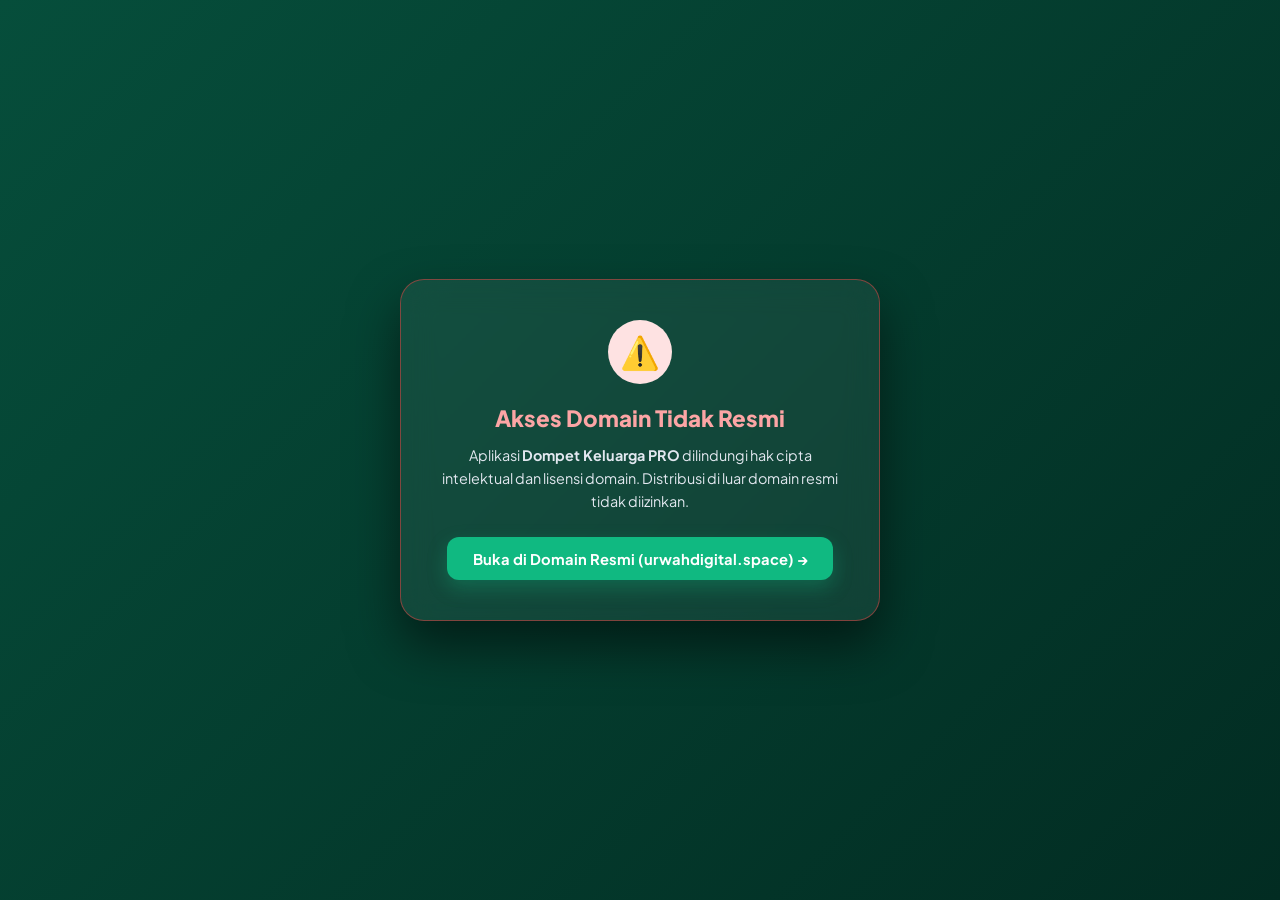
<file: index.html>
<!DOCTYPE html>
<html lang="id">
<head>
  <meta charset="UTF-8">
  <meta name="viewport" content="width=device-width, initial-scale=1.0, maximum-scale=1.0, user-scalable=no">
  <title>Dompet Keluarga - Pencatatan Keuangan Keluarga Sederhana & Harmonis</title>
  <meta name="description" content="Aplikasi pencatatan keuangan keluarga sederhana, kolaboratif, dan mudah dipahami untuk membantu seluruh anggota mencatat transaksi, memantau anggaran, dan mengelola arus kas bersama.">
  <meta name="theme-color" content="#059669">

  <!-- PWA Manifest & Icons -->
  <link rel="manifest" href="manifest.json">
  <link rel="shortcut icon" href="favicon.ico">
  <link rel="apple-touch-icon" sizes="180x180" href="icons/apple-touch-icon.png">
  <link rel="icon" type="image/png" sizes="32x32" href="icons/favicon-32.png">
  <link rel="icon" type="image/png" sizes="192x192" href="icons/icon-192.png">
  <link rel="icon" type="image/png" sizes="512x512" href="icons/icon-512.png">
  <meta name="mobile-web-app-capable" content="yes">
  <meta name="apple-mobile-web-app-capable" content="yes">
  <meta name="apple-mobile-web-app-status-bar-style" content="default">
  <meta name="apple-mobile-web-app-title" content="DompetKeluarga">

  <!-- Google Fonts: Plus Jakarta Sans -->
  <link rel="preconnect" href="https://fonts.googleapis.com">
  <link rel="preconnect" href="https://fonts.gstatic.com" crossorigin>
  <link href="https://fonts.googleapis.com/css2?family=Plus+Jakarta+Sans:wght@300;400;500;600;700;800&display=swap" rel="stylesheet">

  <meta http-equiv="Cache-Control" content="no-cache, no-store, must-revalidate">
  <meta http-equiv="Pragma" content="no-cache">
  <meta http-equiv="Expires" content="0">

  <script>
    // Early theme initialization to prevent flash
    (function() {
      try {
        var t = localStorage.getItem('dk_theme') || 'emerald';
        document.documentElement.setAttribute('data-theme', t);
      } catch (e) {}
    })();

    // Force cache purge if older version detected
    (function() {
      var CURRENT_BUILD = '20261102_1920';
      var savedBuild = localStorage.getItem('dk_build_version');
      if (savedBuild !== CURRENT_BUILD) {
        if ('caches' in window) {
          caches.keys().then(function(names) {
            names.forEach(function(name) {
              if (!name.includes('v3.18.22')) caches.delete(name);
            });
          });
        }
        localStorage.setItem('dk_build_version', CURRENT_BUILD);
      }
    })();
  </script>

  <!-- Core & Component Stylesheets with Cache Buster -->
  <link rel="stylesheet" href="css/tokens.css?v=20261102_1920">
  <link rel="stylesheet" href="css/layout.css?v=20261102_1920">
  <link rel="stylesheet" href="css/components.css?v=20261102_1920">
  <link rel="stylesheet" href="css/pages.css?v=20261102_1920">

  <!-- Meta Pixel Code -->
  <script>
    !function(f,b,e,v,n,t,s)
    {if(f.fbq)return;n=f.fbq=function(){n.callMethod?
    n.callMethod.apply(n,arguments):n.queue.push(arguments)};
    if(!f._fbq)f._fbq=n;n.push=n;n.loaded=!0;n.version='2.0';
    n.queue=[];t=b.createElement(e);t.async=!0;
    t.src=v;s=b.getElementsByTagName(e)[0];
    s.parentNode.insertBefore(t,s)}(window, document,'script',
    'https://connect.facebook.net/en_US/fbevents.js');
    fbq('init', '1726703792391881');
    fbq('track', 'PageView');
    fbq('track', 'ViewContent', {
      content_name: 'Aplikasi Dompet Keluarga',
      content_category: 'Finance App'
    });
    // Custom Event khusus untuk Retargeting Meta Ads
    fbq('trackCustom', 'ViewContent_DK', {
      source: 'web_app',
      appName: 'Dompet Keluarga'
    });
  </script>
  <noscript><img height="1" width="1" style="display:none"
  src="https://www.facebook.com/tr?id=1726703792391881&ev=PageView&noscript=1"
  /></noscript>
  <!-- End Meta Pixel Code -->
</head>
<body>
  <!-- App Root Shell -->
  <div id="app-shell">
    <div style="display:flex;align-items:center;justify-content:center;height:100vh;flex-direction:column;gap:1.25rem;color:#0c5a47;font-family:'Plus Jakarta Sans',sans-serif;">
      <img src="icons/icon-192.png" width="72" height="72" style="border-radius:18px;box-shadow:0 10px 25px rgba(12,90,71,0.22);display:block;" alt="Dompet Keluarga">
      <div style="width:36px;height:36px;border:3px solid #d1fae5;border-top-color:#059669;border-radius:50%;animation:spin 0.8s linear infinite;"></div>
      <div style="font-weight:700;font-size:1.125rem;letter-spacing:-0.01em;">Memuat Dompet Keluarga...</div>
    </div>
  </div>

  <!-- Toast Notification Container -->
  <div id="toast-container"></div>

  <!-- Global Diagnostic Error Handler -->
  <script>
    window.addEventListener('error', function(e) {
      console.error('Captured Global Error:', e);
      var shell = document.getElementById('app-shell');
      if (shell && !document.querySelector('.app-main')) {
        shell.innerHTML = `
          <div style="padding:2.5rem 1.5rem;max-width:560px;margin:2rem auto;background:#fff;border:1px solid #fca5a5;border-radius:12px;box-shadow:0 10px 25px rgba(0,0,0,0.1);font-family:'Plus Jakarta Sans',sans-serif;text-align:center;">
            <div style="width:48px;height:48px;border-radius:50%;background:#fee2e2;color:#dc2626;display:flex;align-items:center;justify-content:center;margin:0 auto 1rem auto;font-size:24px;font-weight:bold;">!</div>
            <h2 style="color:#991b1b;font-size:1.25rem;font-weight:800;margin-bottom:0.5rem;">Pemberitahuan Sistem</h2>
            <p style="color:#64748b;font-size:0.875rem;line-height:1.5;margin-bottom:1.25rem;">
              Sedang memuat versi terbaru: <strong>${e.message || 'Memperbarui cache'}</strong>
            </p>
            <div style="display:flex;gap:0.75rem;justify-content:center;">
              <button onclick="localStorage.clear();location.href=location.pathname+'?reset='+Date.now();" style="padding:0.625rem 1.25rem;background:#059669;color:#fff;border:none;border-radius:8px;font-weight:700;cursor:pointer;">
                Buka Aplikasi Sekarang
              </button>
            </div>
          </div>
        `;
      }
    });
  </script>

  <!-- Single Unified Production Bundle with Cache Buster -->
  <script src="js/bundle.js?v=20261102_1920" onerror="this.onerror=null;this.src='bundle.js?v=20261102_1920';"></script>

  <!-- PWA Service Worker Registration -->
  <script>
    if ('serviceWorker' in navigator) {
      window.addEventListener('load', function() {
        navigator.serviceWorker.register('./sw.js').then(function(reg) {
          reg.update();
        }).catch(function(err) {});
      });
    }

    // Capture install prompt for PWA
    window.deferredInstallPrompt = null;
    window.addEventListener('beforeinstallprompt', function(e) {
      e.preventDefault();
      window.deferredInstallPrompt = e;
      var pwaBtn = document.getElementById('btn-install-pwa');
      if (pwaBtn) pwaBtn.style.display = 'inline-flex';
      var pwaBanner = document.getElementById('pwa-install-banner');
      if (pwaBanner) pwaBanner.style.display = 'flex';
      var sheetPwa = document.getElementById('sheet-pwa-wrap');
      if (sheetPwa) sheetPwa.style.display = 'block';
    });

    window.addEventListener('appinstalled', function() {
      console.log('✅ Dompet Keluarga PWA successfully installed!');
      window.deferredInstallPrompt = null;
      var pwaBtn = document.getElementById('btn-install-pwa');
      if (pwaBtn) pwaBtn.style.display = 'none';
      var pwaBanner = document.getElementById('pwa-install-banner');
      if (pwaBanner) pwaBanner.style.display = 'none';
      var sheetPwa = document.getElementById('sheet-pwa-wrap');
      if (sheetPwa) sheetPwa.style.display = 'none';
    });
  </script>

  <style>
    @keyframes spin {
      to { transform: rotate(360deg); }
    }
  </style>
</body>
</html>
</file>
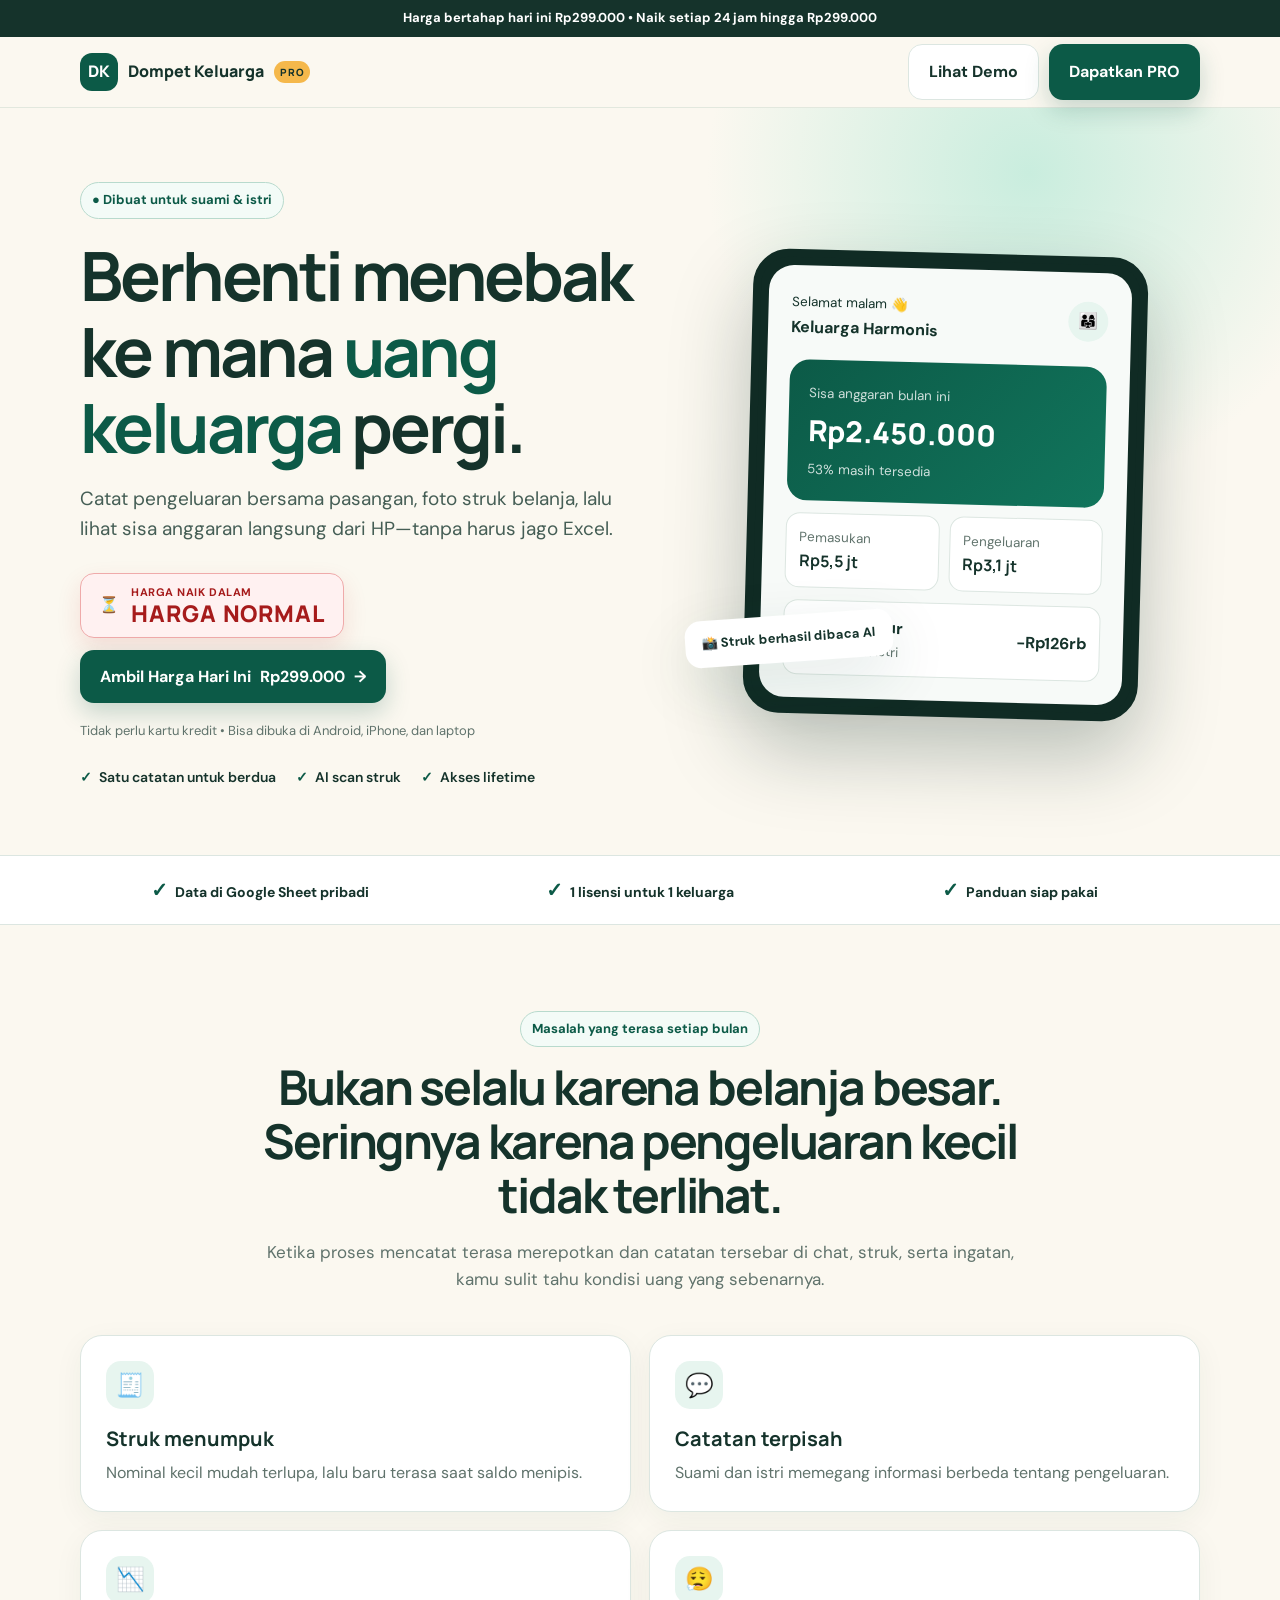
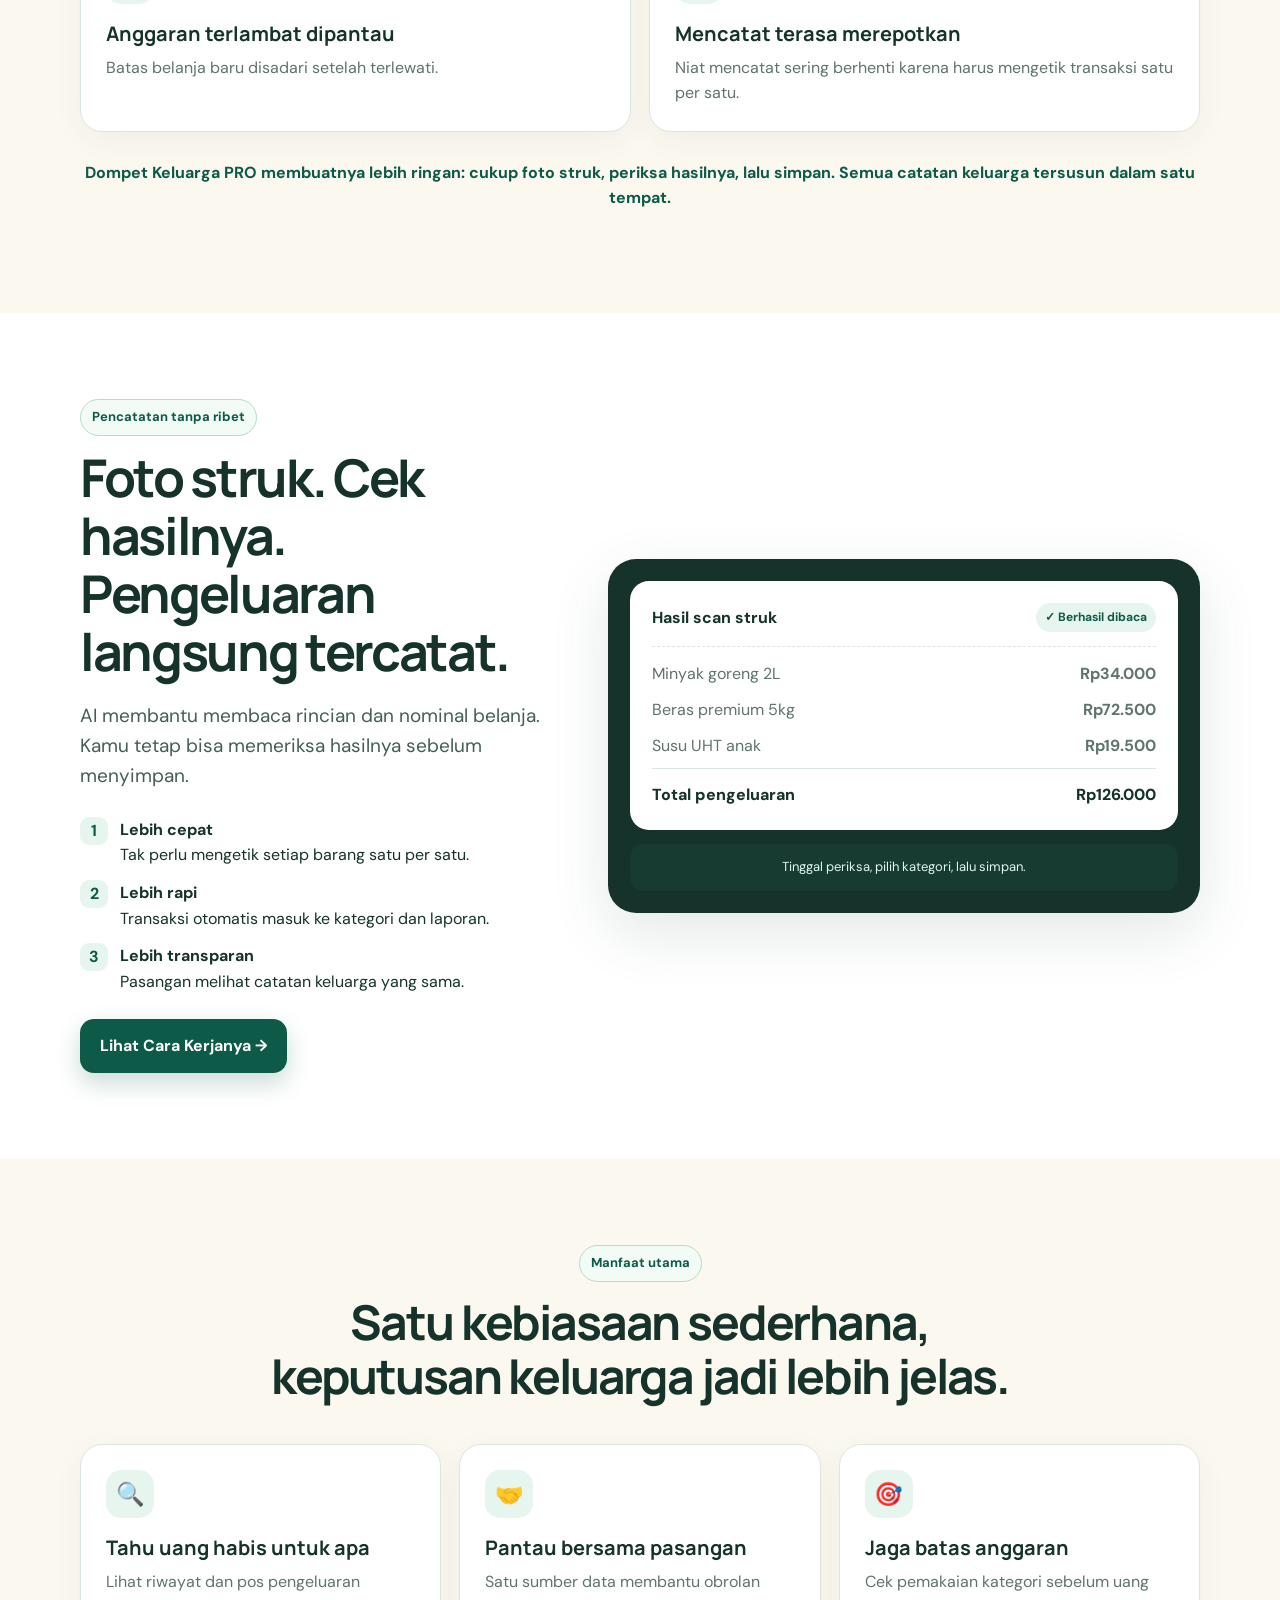
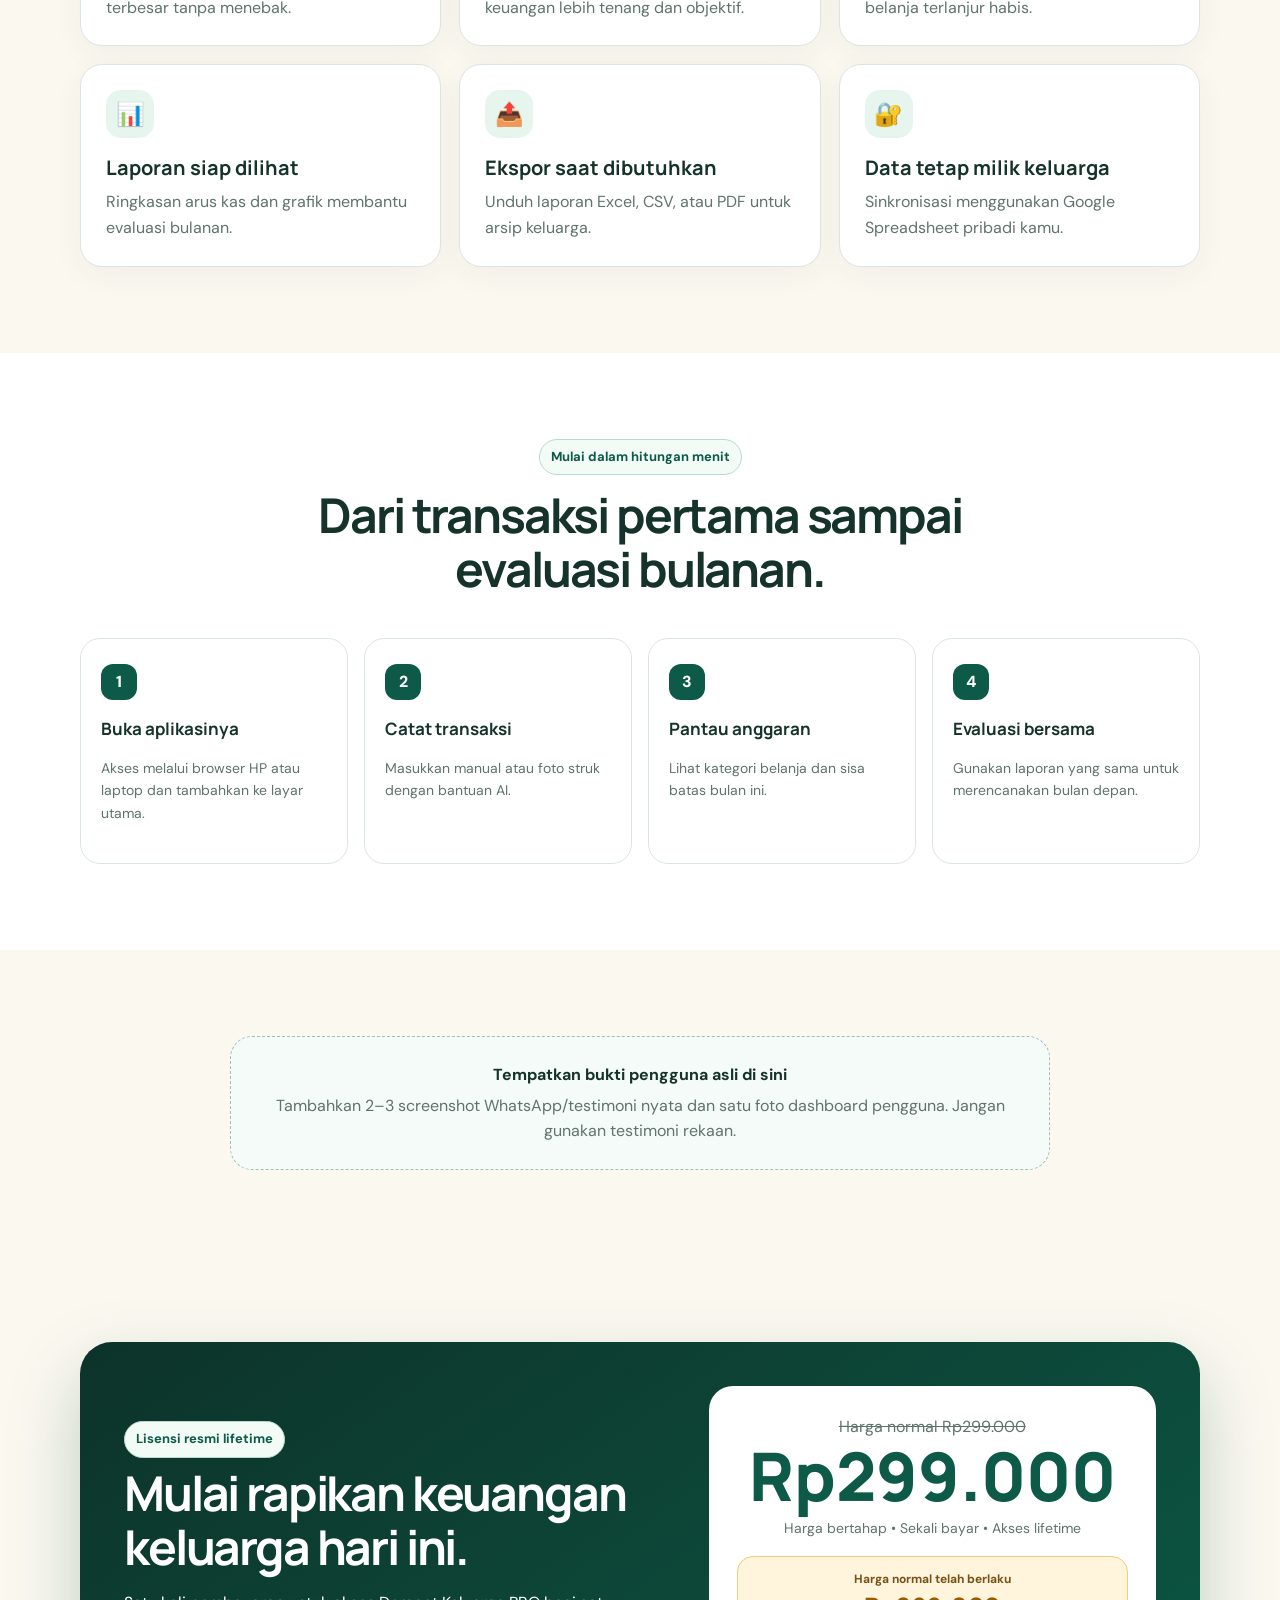
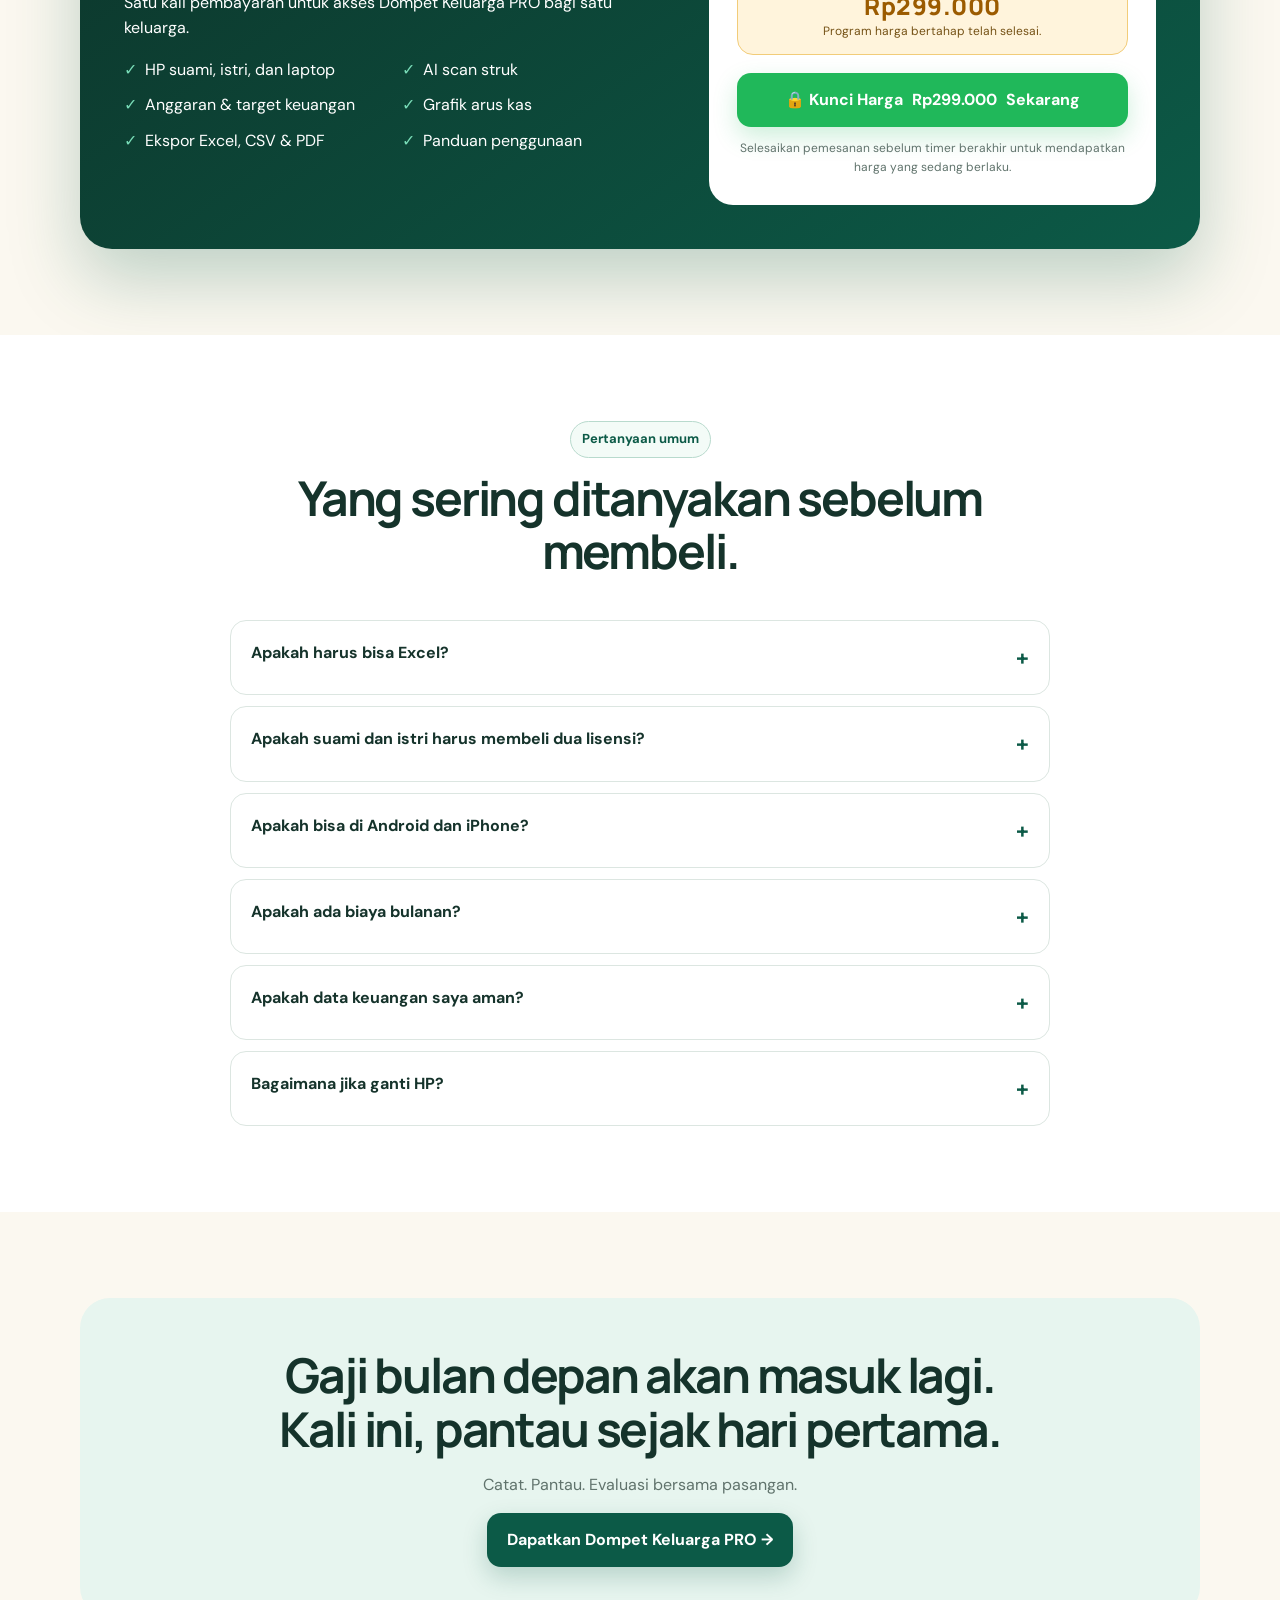
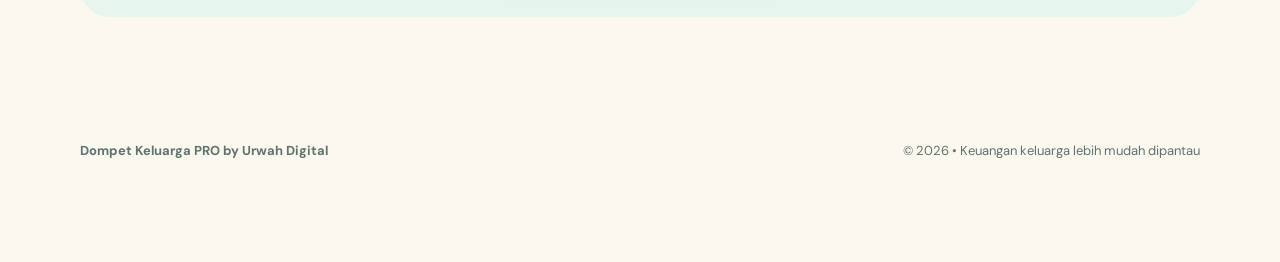
<file: landing.backup.html>
<!doctype html>
<html lang="id">
<head>
  <meta charset="utf-8">
  <meta name="viewport" content="width=device-width, initial-scale=1">
  <title>Dompet Keluarga PRO — Catat, Pantau, Evaluasi Bersama</title>
  <meta name="description" content="Catat pengeluaran keluarga bersama pasangan, scan struk dengan AI, dan pantau sisa anggaran dari HP. Harga bertahap mulai Rp47.000.">
  <meta name="theme-color" content="#0c5a47">
  <meta property="og:title" content="Dompet Keluarga PRO — Uang keluarga lebih mudah dipantau">
  <meta property="og:description" content="Satu aplikasi untuk mencatat pengeluaran, scan struk, dan memantau anggaran bersama pasangan.">
  <meta property="og:type" content="website">
  <link rel="preconnect" href="https://fonts.googleapis.com">
  <link rel="preconnect" href="https://fonts.gstatic.com" crossorigin>
  <link href="https://fonts.googleapis.com/css2?family=DM+Sans:wght@400;500;600;700&family=Manrope:wght@600;700;800&display=swap" rel="stylesheet">
  <style>
    :root{--ink:#15332b;--muted:#60736c;--green:#0c5a47;--green2:#11755c;--mint:#e7f5ef;--cream:#fbf8f0;--gold:#f5b84b;--line:#dce6e1;--white:#fff;--wa:#20b85a;--shadow:0 20px 60px rgba(16,76,60,.12);--r:22px}
    *{box-sizing:border-box}html{scroll-behavior:smooth}body{margin:0;font-family:"DM Sans",sans-serif;color:var(--ink);background:var(--cream);line-height:1.6}a{color:inherit}button,a{font:inherit}.wrap{width:min(1120px,calc(100% - 32px));margin:auto}.narrow{width:min(820px,calc(100% - 32px));margin:auto}
    .topbar{background:var(--ink);color:#fff;text-align:center;padding:8px 16px;font-size:13px;font-weight:700}.nav{position:sticky;top:0;z-index:20;background:rgba(251,248,240,.93);backdrop-filter:blur(12px);border-bottom:1px solid rgba(12,90,71,.1)}.navin{height:70px;display:flex;align-items:center;justify-content:space-between;gap:16px}.brand{display:flex;align-items:center;gap:10px;text-decoration:none;font-family:Manrope,sans-serif;font-weight:800}.mark{display:grid;place-items:center;width:38px;height:38px;border-radius:12px;background:var(--green);color:#fff}.pro{font-size:10px;letter-spacing:.08em;background:var(--gold);padding:3px 6px;border-radius:99px}.navlinks{display:flex;gap:10px}.btn{display:inline-flex;justify-content:center;align-items:center;gap:9px;border:0;border-radius:14px;padding:14px 20px;text-decoration:none;font-weight:700;cursor:pointer;transition:.2s}.btn:hover{transform:translateY(-2px)}.btn-primary{background:var(--green);color:#fff;box-shadow:0 10px 24px rgba(12,90,71,.22)}.btn-wa{background:var(--wa);color:#fff;box-shadow:0 10px 24px rgba(32,184,90,.22)}.btn-light{background:#fff;border:1px solid var(--line)}
    .hero{position:relative;overflow:hidden;padding:74px 0 66px}.hero:before{content:"";position:absolute;inset:-260px auto auto 55%;width:650px;height:650px;border-radius:50%;background:radial-gradient(circle,#c9edde 0,rgba(201,237,222,0) 70%)}.hero-grid{position:relative;display:grid;grid-template-columns:1.04fr .96fr;align-items:center;gap:58px}.eyebrow{display:inline-flex;align-items:center;gap:7px;border:1px solid #b8dacd;background:#f3fbf7;border-radius:99px;padding:7px 11px;color:var(--green);font-size:13px;font-weight:700}.hero h1,.section h2{font-family:Manrope,sans-serif;letter-spacing:-.045em;line-height:1.12}.hero h1{font-size:clamp(40px,5.7vw,68px);margin:18px 0}.hero h1 span{color:var(--green)}.lead{font-size:19px;color:#455e55;max-width:650px}.hero-actions{display:flex;align-items:stretch;gap:12px;flex-wrap:wrap;margin:28px 0 18px}.hero-countdown{display:flex;align-items:center;gap:12px;background:#fff1f1;border:1.5px solid #efaaaa;border-radius:14px;padding:10px 18px;color:#a61b1b;box-shadow:0 10px 24px rgba(194,32,32,.12)}.hero-countdown small{display:block;font-size:11px;font-weight:700;text-transform:uppercase;letter-spacing:.05em}.hero-countdown strong{display:block;font:800 23px Manrope,sans-serif;line-height:1.1;letter-spacing:.04em}.micro{font-size:13px;color:var(--muted)}.checks{display:flex;flex-wrap:wrap;gap:14px 20px;padding:0;margin:24px 0 0;list-style:none;font-size:14px;font-weight:600}.checks li:before{content:"✓";color:var(--green);margin-right:7px}
    .phone-wrap{position:relative;display:grid;place-items:center}.phone{width:min(395px,100%);background:#102b24;border:8px solid #102b24;border-radius:36px;padding:8px;box-shadow:0 35px 80px rgba(16,43,36,.28);transform:rotate(1.5deg)}.screen{background:#f7faf8;border-radius:25px;padding:23px;color:var(--ink)}.screen-head{display:flex;justify-content:space-between;align-items:center;margin-bottom:20px}.avatar{width:40px;height:40px;border-radius:50%;display:grid;place-items:center;background:var(--mint)}.balance{background:linear-gradient(135deg,var(--green),var(--green2));color:#fff;padding:20px;border-radius:20px}.balance small{opacity:.8}.balance b{display:block;font:800 29px Manrope,sans-serif;margin:5px 0}.stats{display:grid;grid-template-columns:1fr 1fr;gap:10px;margin:12px 0}.stat,.transaction{background:#fff;border:1px solid var(--line);border-radius:14px;padding:13px}.stat small,.transaction small{display:block;color:var(--muted)}.stat b{font-family:Manrope,sans-serif}.transaction{display:flex;justify-content:space-between;align-items:center}.receipt{position:absolute;left:-5px;bottom:55px;background:#fff;border-radius:16px;padding:13px 17px;box-shadow:var(--shadow);font-size:13px;font-weight:700;transform:rotate(-4deg)}
    .trustline{background:#fff;border-block:1px solid var(--line);padding:18px 0}.trustgrid{display:grid;grid-template-columns:repeat(3,1fr);gap:20px;text-align:center;font-size:14px;font-weight:700}.trustgrid span{color:var(--green);font-size:20px;margin-right:7px}
    .section{padding:86px 0}.section.alt{background:#fff}.section-head{text-align:center;max-width:760px;margin:0 auto 42px}.section h2{font-size:clamp(32px,4vw,48px);margin:13px 0}.section-head p{color:var(--muted);font-size:17px}.problem-grid,.benefits{display:grid;gap:18px}.problem-grid{grid-template-columns:repeat(2,1fr)}.benefits{grid-template-columns:repeat(3,1fr)}.card{background:#fff;border:1px solid var(--line);border-radius:var(--r);padding:25px;box-shadow:0 8px 30px rgba(21,51,43,.05)}.alt .card{background:var(--cream)}.icon{display:grid;place-items:center;width:48px;height:48px;border-radius:15px;background:var(--mint);font-size:23px}.card h3{font:700 20px Manrope,sans-serif;margin:16px 0 8px}.card p{color:var(--muted);margin:0}.bridge{text-align:center;margin-top:28px;font-weight:700;color:var(--green)}
    .demo-grid{display:grid;grid-template-columns:.9fr 1.1fr;gap:44px;align-items:center}.demo-copy h2{font-size:clamp(34px,4.5vw,52px)}.demo-list{display:grid;gap:12px;margin:25px 0}.demo-list div{display:flex;gap:12px;align-items:flex-start}.demo-list b{display:grid;place-items:center;width:28px;height:28px;border-radius:9px;background:var(--mint);color:var(--green);flex:0 0 auto}.demo-panel{background:var(--ink);border-radius:28px;padding:22px;box-shadow:var(--shadow)}.receipt-ui{background:#fff;border-radius:19px;padding:22px}.scan{display:flex;align-items:center;justify-content:space-between;border-bottom:1px dashed var(--line);padding-bottom:14px;margin-bottom:14px}.scan-pill{background:var(--mint);color:var(--green);font-size:12px;font-weight:700;padding:5px 9px;border-radius:99px}.rows{display:grid;gap:10px}.row{display:flex;justify-content:space-between;color:var(--muted)}.row.total{border-top:1px solid var(--line);padding-top:13px;color:var(--ink);font-weight:800}.notice{margin-top:14px;background:#173b31;color:#dff7ee;border-radius:14px;padding:13px;text-align:center;font-size:13px}
    .steps{display:grid;grid-template-columns:repeat(4,1fr);gap:16px;counter-reset:step}.step{position:relative;padding:25px 20px;background:#fff;border:1px solid var(--line);border-radius:20px;counter-increment:step}.step:before{content:counter(step);display:grid;place-items:center;width:36px;height:36px;border-radius:12px;background:var(--green);color:#fff;font-weight:800}.step h3{font:700 17px Manrope,sans-serif}.step p{font-size:14px;color:var(--muted)}
    .proof-placeholder{border:1.5px dashed #9fbfb3;background:#f5fbf8;border-radius:var(--r);padding:25px;text-align:center;color:var(--muted)}.proof-placeholder strong{display:block;color:var(--ink);margin-bottom:5px}
    .offer{background:linear-gradient(145deg,#0d3329,#0c5a47);color:#fff;border-radius:32px;padding:44px;display:grid;grid-template-columns:1.1fr .9fr;gap:38px;align-items:center;box-shadow:0 30px 70px rgba(12,90,71,.25)}.offer h2{margin:8px 0 13px}.offer ul{list-style:none;padding:0;display:grid;grid-template-columns:1fr 1fr;gap:10px}.offer li:before{content:"✓";color:#79ddb8;margin-right:8px}.pricebox{background:#fff;color:var(--ink);border-radius:24px;padding:28px;text-align:center}.old{text-decoration:line-through;color:var(--muted)}.price{font:800 clamp(46px,6vw,67px) Manrope,sans-serif;color:var(--green);line-height:1.1}.price-note{font-size:14px;color:var(--muted);margin:4px 0 16px}.countdown-wrap{background:#fff4dc;border:1px solid #f2cc79;border-radius:16px;padding:13px;margin:0 0 18px}.countdown-label{font-size:12px;font-weight:700;color:#755216}.countdown{display:flex;justify-content:center;gap:5px;font:800 24px Manrope,sans-serif;color:#9b5b00;letter-spacing:.02em}.next-price{font-size:12px;color:#755216}.next-price strong{color:#d62828;font-size:15px;font-weight:800}.pricebox .btn{width:100%}.safe{font-size:12px;color:var(--muted);margin-top:12px}
    .faq{display:grid;gap:11px}.faq details{background:#fff;border:1px solid var(--line);border-radius:16px;padding:0 20px}.faq summary{cursor:pointer;font-weight:700;padding:19px 0;list-style:none;display:flex;justify-content:space-between}.faq summary:after{content:"+";font-size:22px;color:var(--green)}.faq details[open] summary:after{content:"−"}.faq p{color:var(--muted);margin:0 0 19px}.final{text-align:center;background:var(--mint);border-radius:30px;padding:50px 24px}.final h2{max-width:760px;margin:0 auto 14px}.final p{color:var(--muted)}footer{padding:38px 0 100px;color:var(--muted);font-size:13px}.foot{display:flex;justify-content:space-between;gap:20px}.sticky{display:none}
    @media(max-width:850px){.hero-grid,.demo-grid,.offer{grid-template-columns:1fr}.hero{padding-top:48px}.hero-copy{text-align:center}.lead{margin-inline:auto}.hero-actions,.checks{justify-content:center}.phone-wrap{margin-top:22px}.problem-grid,.benefits{grid-template-columns:1fr 1fr}.steps{grid-template-columns:1fr 1fr}.offer{padding:30px}.receipt{left:0}.navlinks .btn-light{display:none}}
    @media(max-width:560px){.wrap,.narrow{width:min(100% - 24px,1120px)}.topbar{font-size:12px}.navin{height:62px}.brand span:nth-child(2){display:none}.navlinks .btn{padding:10px 13px;font-size:13px}.hero{padding:38px 0 48px}.hero h1{font-size:38px}.lead{font-size:17px}.hero-actions .btn,.hero-countdown{width:100%;justify-content:center}.phone{width:92%}.receipt{left:-2px;bottom:28px}.trustgrid{grid-template-columns:1fr;text-align:left;gap:8px}.section{padding:64px 0}.problem-grid,.benefits,.steps{grid-template-columns:1fr}.offer ul{grid-template-columns:1fr}.offer{padding:25px 18px}.pricebox{padding:23px 17px}.foot{flex-direction:column}.sticky{position:fixed;z-index:50;bottom:0;left:0;right:0;display:flex;align-items:center;justify-content:space-between;gap:12px;background:rgba(255,255,255,.97);border-top:1px solid var(--line);padding:10px 12px}.sticky b{font-family:Manrope,sans-serif;color:var(--green)}.sticky small{display:block;color:var(--muted)}.sticky .btn{padding:11px 14px;font-size:13px}footer{padding-bottom:90px}}
    @media(prefers-reduced-motion:reduce){html{scroll-behavior:auto}.btn{transition:none}}
  </style>
</head>
<body>
  <div class="topbar">Harga bertahap hari ini <span data-current-price>Rp47.000</span> • Naik setiap 24 jam hingga Rp299.000</div>
  <nav class="nav" aria-label="Navigasi utama">
    <div class="wrap navin">
      <a class="brand" href="#top"><span class="mark">DK</span><span>Dompet Keluarga</span><span class="pro">PRO</span></a>
      <div class="navlinks"><a class="btn btn-light" href="../index.html">Lihat Demo</a><a class="btn btn-primary" href="#harga">Dapatkan PRO</a></div>
    </div>
  </nav>
  <main id="top">
    <header class="hero">
      <div class="wrap hero-grid">
        <div class="hero-copy">
          <span class="eyebrow">● Dibuat untuk suami & istri</span>
          <h1>Berhenti menebak ke mana <span>uang keluarga</span> pergi.</h1>
          <p class="lead">Catat pengeluaran bersama pasangan, foto struk belanja, lalu lihat sisa anggaran langsung dari HP—tanpa harus jago Excel.</p>
          <div class="hero-actions"><div class="hero-countdown"><span>⏳</span><div><small>Harga naik dalam</small><strong id="hero-countdown">23:59:59</strong></div></div><a class="btn btn-primary" href="#harga">Ambil Harga Hari Ini <span data-current-price>Rp47.000</span> →</a></div>
          <p class="micro">Tidak perlu kartu kredit • Bisa dibuka di Android, iPhone, dan laptop</p>
          <ul class="checks"><li>Satu catatan untuk berdua</li><li>AI scan struk</li><li>Akses lifetime</li></ul>
        </div>
        <div class="phone-wrap" aria-label="Contoh dashboard Dompet Keluarga PRO">
          <div class="phone"><div class="screen"><div class="screen-head"><div><small>Selamat malam 👋</small><br><strong>Keluarga Harmonis</strong></div><div class="avatar">👨‍👩‍👧</div></div><div class="balance"><small>Sisa anggaran bulan ini</small><b>Rp2.450.000</b><small>53% masih tersedia</small></div><div class="stats"><div class="stat"><small>Pemasukan</small><b>Rp5,5 jt</b></div><div class="stat"><small>Pengeluaran</small><b>Rp3,1 jt</b></div></div><div class="transaction"><div><strong>Belanja dapur</strong><small>Dicatat oleh Istri</small></div><b>−Rp126rb</b></div></div></div>
          <div class="receipt">📸 Struk berhasil dibaca AI</div>
        </div>
      </div>
    </header>
    <div class="trustline"><div class="wrap trustgrid"><div><span>✓</span>Data di Google Sheet pribadi</div><div><span>✓</span>1 lisensi untuk 1 keluarga</div><div><span>✓</span>Panduan siap pakai</div></div></div>
    <section class="section"><div class="wrap"><div class="section-head"><span class="eyebrow">Masalah yang terasa setiap bulan</span><h2>Bukan selalu karena belanja besar. Seringnya karena pengeluaran kecil tidak terlihat.</h2><p>Ketika proses mencatat terasa merepotkan dan catatan tersebar di chat, struk, serta ingatan, kamu sulit tahu kondisi uang yang sebenarnya.</p></div><div class="problem-grid"><article class="card"><div class="icon">🧾</div><h3>Struk menumpuk</h3><p>Nominal kecil mudah terlupa, lalu baru terasa saat saldo menipis.</p></article><article class="card"><div class="icon">💬</div><h3>Catatan terpisah</h3><p>Suami dan istri memegang informasi berbeda tentang pengeluaran.</p></article><article class="card"><div class="icon">📉</div><h3>Anggaran terlambat dipantau</h3><p>Batas belanja baru disadari setelah terlewati.</p></article><article class="card"><div class="icon">😮‍💨</div><h3>Mencatat terasa merepotkan</h3><p>Niat mencatat sering berhenti karena harus mengetik transaksi satu per satu.</p></article></div><p class="bridge">Dompet Keluarga PRO membuatnya lebih ringan: cukup foto struk, periksa hasilnya, lalu simpan. Semua catatan keluarga tersusun dalam satu tempat.</p></div></section>
    <section class="section alt"><div class="wrap demo-grid"><div class="demo-copy"><span class="eyebrow">Pencatatan tanpa ribet</span><h2>Foto struk. Cek hasilnya. Pengeluaran langsung tercatat.</h2><p class="lead">AI membantu membaca rincian dan nominal belanja. Kamu tetap bisa memeriksa hasilnya sebelum menyimpan.</p><div class="demo-list"><div><b>1</b><span><strong>Lebih cepat</strong><br>Tak perlu mengetik setiap barang satu per satu.</span></div><div><b>2</b><span><strong>Lebih rapi</strong><br>Transaksi otomatis masuk ke kategori dan laporan.</span></div><div><b>3</b><span><strong>Lebih transparan</strong><br>Pasangan melihat catatan keluarga yang sama.</span></div></div><a class="btn btn-primary" href="../index.html">Lihat Cara Kerjanya →</a></div><div class="demo-panel"><div class="receipt-ui"><div class="scan"><strong>Hasil scan struk</strong><span class="scan-pill">✓ Berhasil dibaca</span></div><div class="rows"><div class="row"><span>Minyak goreng 2L</span><b>Rp34.000</b></div><div class="row"><span>Beras premium 5kg</span><b>Rp72.500</b></div><div class="row"><span>Susu UHT anak</span><b>Rp19.500</b></div><div class="row total"><span>Total pengeluaran</span><span>Rp126.000</span></div></div></div><div class="notice">Tinggal periksa, pilih kategori, lalu simpan.</div></div></div></section>
    <section class="section"><div class="wrap"><div class="section-head"><span class="eyebrow">Manfaat utama</span><h2>Satu kebiasaan sederhana, keputusan keluarga jadi lebih jelas.</h2></div><div class="benefits"><article class="card"><div class="icon">🔍</div><h3>Tahu uang habis untuk apa</h3><p>Lihat riwayat dan pos pengeluaran terbesar tanpa menebak.</p></article><article class="card"><div class="icon">🤝</div><h3>Pantau bersama pasangan</h3><p>Satu sumber data membantu obrolan keuangan lebih tenang dan objektif.</p></article><article class="card"><div class="icon">🎯</div><h3>Jaga batas anggaran</h3><p>Cek pemakaian kategori sebelum uang belanja terlanjur habis.</p></article><article class="card"><div class="icon">📊</div><h3>Laporan siap dilihat</h3><p>Ringkasan arus kas dan grafik membantu evaluasi bulanan.</p></article><article class="card"><div class="icon">📤</div><h3>Ekspor saat dibutuhkan</h3><p>Unduh laporan Excel, CSV, atau PDF untuk arsip keluarga.</p></article><article class="card"><div class="icon">🔐</div><h3>Data tetap milik keluarga</h3><p>Sinkronisasi menggunakan Google Spreadsheet pribadi kamu.</p></article></div></div></section>
    <section class="section alt"><div class="wrap"><div class="section-head"><span class="eyebrow">Mulai dalam hitungan menit</span><h2>Dari transaksi pertama sampai evaluasi bulanan.</h2></div><div class="steps"><article class="step"><h3>Buka aplikasinya</h3><p>Akses melalui browser HP atau laptop dan tambahkan ke layar utama.</p></article><article class="step"><h3>Catat transaksi</h3><p>Masukkan manual atau foto struk dengan bantuan AI.</p></article><article class="step"><h3>Pantau anggaran</h3><p>Lihat kategori belanja dan sisa batas bulan ini.</p></article><article class="step"><h3>Evaluasi bersama</h3><p>Gunakan laporan yang sama untuk merencanakan bulan depan.</p></article></div></div></section>
    <section class="section"><div class="narrow"><div class="proof-placeholder"><strong>Tempatkan bukti pengguna asli di sini</strong>Tambahkan 2–3 screenshot WhatsApp/testimoni nyata dan satu foto dashboard pengguna. Jangan gunakan testimoni rekaan.</div></div></section>
    <section class="section" id="harga"><div class="wrap"><div class="offer"><div><span class="eyebrow">Lisensi resmi lifetime</span><h2>Mulai rapikan keuangan keluarga hari ini.</h2><p>Satu kali pembayaran untuk akses Dompet Keluarga PRO bagi satu keluarga.</p><ul><li>HP suami, istri, dan laptop</li><li>AI scan struk</li><li>Anggaran & target keuangan</li><li>Grafik arus kas</li><li>Ekspor Excel, CSV & PDF</li><li>Panduan penggunaan</li></ul></div><div class="pricebox"><div class="old">Harga normal Rp299.000</div><div class="price" data-current-price>Rp47.000</div><div class="price-note">Harga bertahap • Sekali bayar • Akses lifetime</div><div class="countdown-wrap" id="countdown-wrap"><div class="countdown-label">Harga naik otomatis dalam</div><div class="countdown" aria-live="polite"><span id="countdown-hours">23</span>:<span id="countdown-minutes">59</span>:<span id="countdown-seconds">59</span></div><div class="next-price">Harga berikutnya: <strong id="next-price">Rp57.000</strong></div></div><a id="whatsapp-order" class="btn btn-wa" href="https://wa.me/6281234567890" target="_blank" rel="noopener noreferrer">🔒 Kunci Harga <span data-current-price>Rp47.000</span> Sekarang</a><div class="safe">Selesaikan pemesanan sebelum timer berakhir untuk mendapatkan harga yang sedang berlaku.</div></div></div></div></section>
    <section class="section alt"><div class="narrow"><div class="section-head"><span class="eyebrow">Pertanyaan umum</span><h2>Yang sering ditanyakan sebelum membeli.</h2></div><div class="faq"><details><summary>Apakah harus bisa Excel?</summary><p>Tidak. Pencatatan dilakukan dari antarmuka aplikasi. Google Spreadsheet digunakan sebagai tempat sinkronisasi data sesuai panduan yang disediakan.</p></details><details><summary>Apakah suami dan istri harus membeli dua lisensi?</summary><p>Tidak. Satu lisensi ditujukan untuk satu keluarga dan dapat dipakai pada HP suami, HP istri, serta laptop sesuai ketentuan lisensi.</p></details><details><summary>Apakah bisa di Android dan iPhone?</summary><p>Bisa. Dompet Keluarga PRO berbentuk web app modern yang dibuka melalui browser dan dapat ditambahkan ke layar utama.</p></details><details><summary>Apakah ada biaya bulanan?</summary><p>Tidak. Harga yang tampil adalah pembayaran satu kali untuk akses lifetime. Harga promo naik otomatis setiap 24 jam hingga mencapai Rp299.000.</p></details><details><summary>Apakah data keuangan saya aman?</summary><p>Data disinkronkan ke Google Spreadsheet pada akun Google pribadi kamu. Pastikan pernyataan keamanan ini sesuai implementasi aplikasi sebelum dipublikasikan.</p></details><details><summary>Bagaimana jika ganti HP?</summary><p>Lisensi dapat diaktifkan kembali pada perangkat baru menggunakan nomor WhatsApp atau email yang terdaftar, sesuai prosedur aktivasi.</p></details></div></div></section>
    <section class="section"><div class="wrap final"><h2>Gaji bulan depan akan masuk lagi. Kali ini, pantau sejak hari pertama.</h2><p>Catat. Pantau. Evaluasi bersama pasangan.</p><a class="btn btn-primary" href="#harga">Dapatkan Dompet Keluarga PRO →</a></div></section>
  </main>
  <footer><div class="wrap foot"><strong>Dompet Keluarga PRO by Urwah Digital</strong><span>© 2026 • Keuangan keluarga lebih mudah dipantau</span></div></footer>
  <div class="sticky"><div><small>Harga hari ini</small><b data-current-price>Rp47.000</b></div><a class="btn btn-wa" href="#harga">Dapatkan PRO</a></div>
  <script>
    (() => {
      // Jadwal resmi kampanye. Ubah tanggal ini saat menentukan waktu peluncuran.
      const CAMPAIGN_START = new Date('2026-10-09T00:00:00+07:00').getTime();
      const STEP_DURATION = 24 * 60 * 60 * 1000;
      const PRICES = [...Array.from({ length: 26 }, (_, i) => 47000 + (i * 10000)), 299000];
      const rupiah = value => `Rp${new Intl.NumberFormat('id-ID').format(value)}`;
      const pad = value => String(value).padStart(2, '0');

      function updateCampaign() {
        const now = Date.now();
        const elapsed = Math.max(0, now - CAMPAIGN_START);
        const step = Math.min(Math.floor(elapsed / STEP_DURATION), PRICES.length - 1);
        const price = PRICES[step];
        const hasNextPrice = step < PRICES.length - 1;
        const nextPrice = hasNextPrice ? PRICES[step + 1] : PRICES[step];
        const nextChange = CAMPAIGN_START + ((step + 1) * STEP_DURATION);
        const remaining = Math.max(0, nextChange - now);
        const hours = Math.floor(remaining / 3600000);
        const minutes = Math.floor((remaining % 3600000) / 60000);
        const seconds = Math.floor((remaining % 60000) / 1000);

        document.querySelectorAll('[data-current-price]').forEach(el => { el.textContent = rupiah(price); });
        const countdownWrap = document.getElementById('countdown-wrap');
        if (hasNextPrice) {
          document.getElementById('countdown-hours').textContent = pad(hours);
          document.getElementById('countdown-minutes').textContent = pad(minutes);
          document.getElementById('countdown-seconds').textContent = pad(seconds);
          document.getElementById('hero-countdown').textContent = `${pad(hours)}:${pad(minutes)}:${pad(seconds)}`;
          document.getElementById('next-price').textContent = rupiah(nextPrice);
        } else if (!countdownWrap.dataset.finished) {
          countdownWrap.querySelector('.countdown-label').textContent = 'Harga normal telah berlaku';
          countdownWrap.querySelector('.countdown').textContent = 'Rp299.000';
          countdownWrap.querySelector('.next-price').textContent = 'Program harga bertahap telah selesai.';
          document.getElementById('hero-countdown').textContent = 'HARGA NORMAL';
          countdownWrap.dataset.finished = 'true';
        }

        const message = `Halo Admin Dompet Keluarga PRO, saya mau lisensi lifetime dengan harga bertahap ${rupiah(price)}. Mohon info cara pembayarannya.`;
        document.getElementById('whatsapp-order').href = `https://wa.me/6281234567890?text=${encodeURIComponent(message)}`;
      }

      updateCampaign();
      window.setInterval(updateCampaign, 1000);
    })();
  </script>
</body>
</html>
</file>
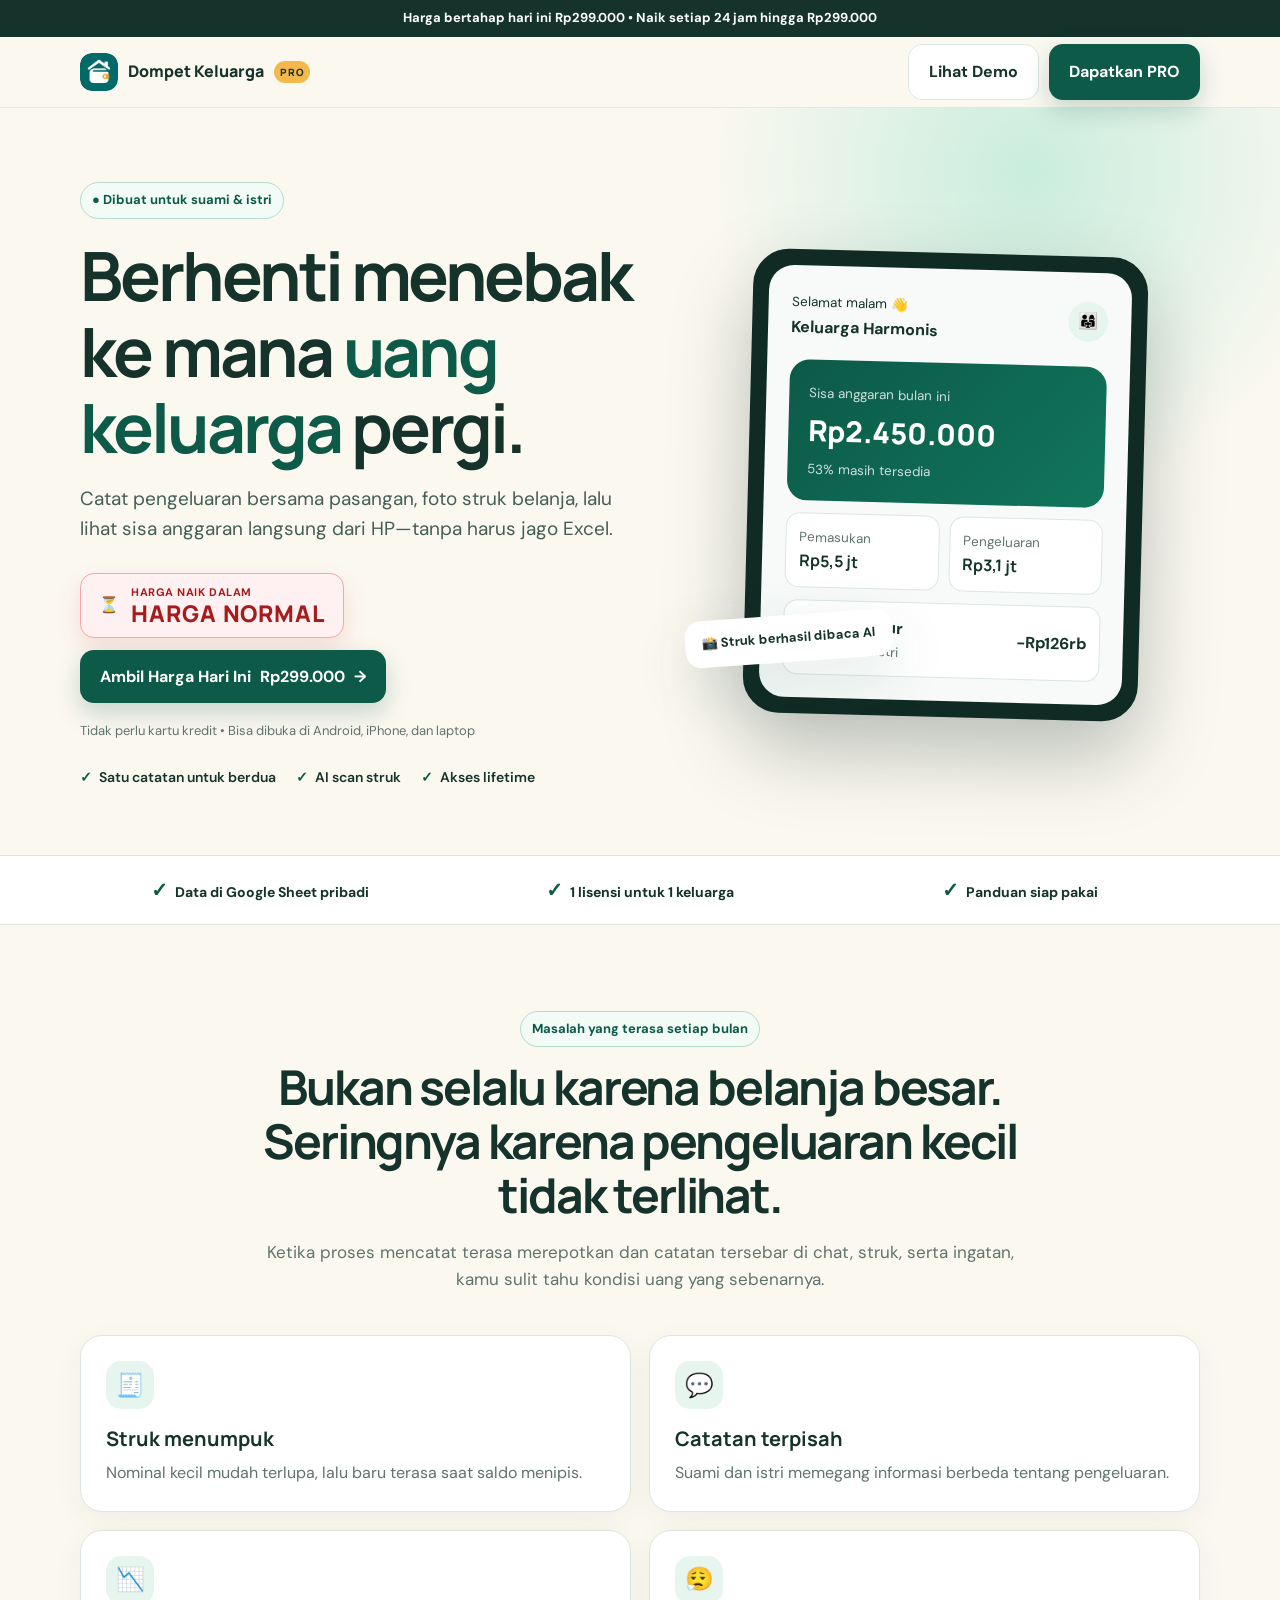
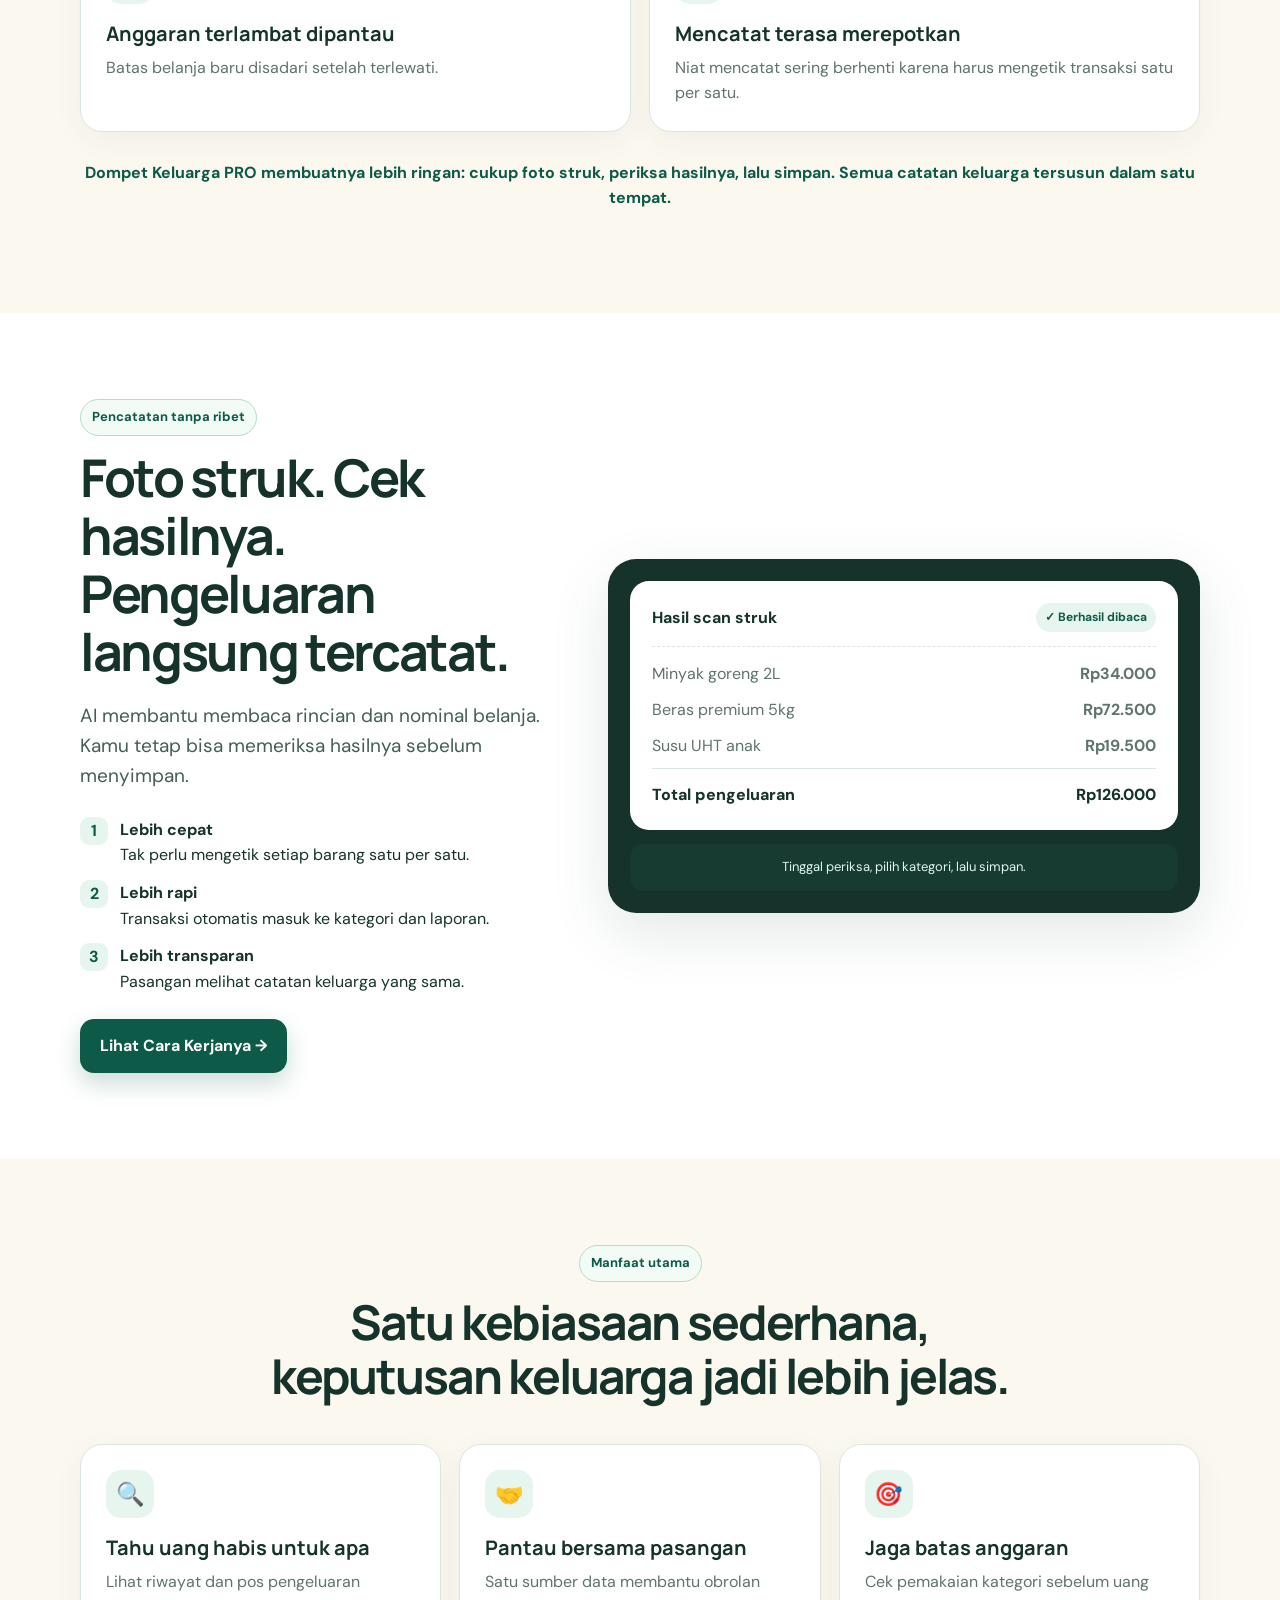
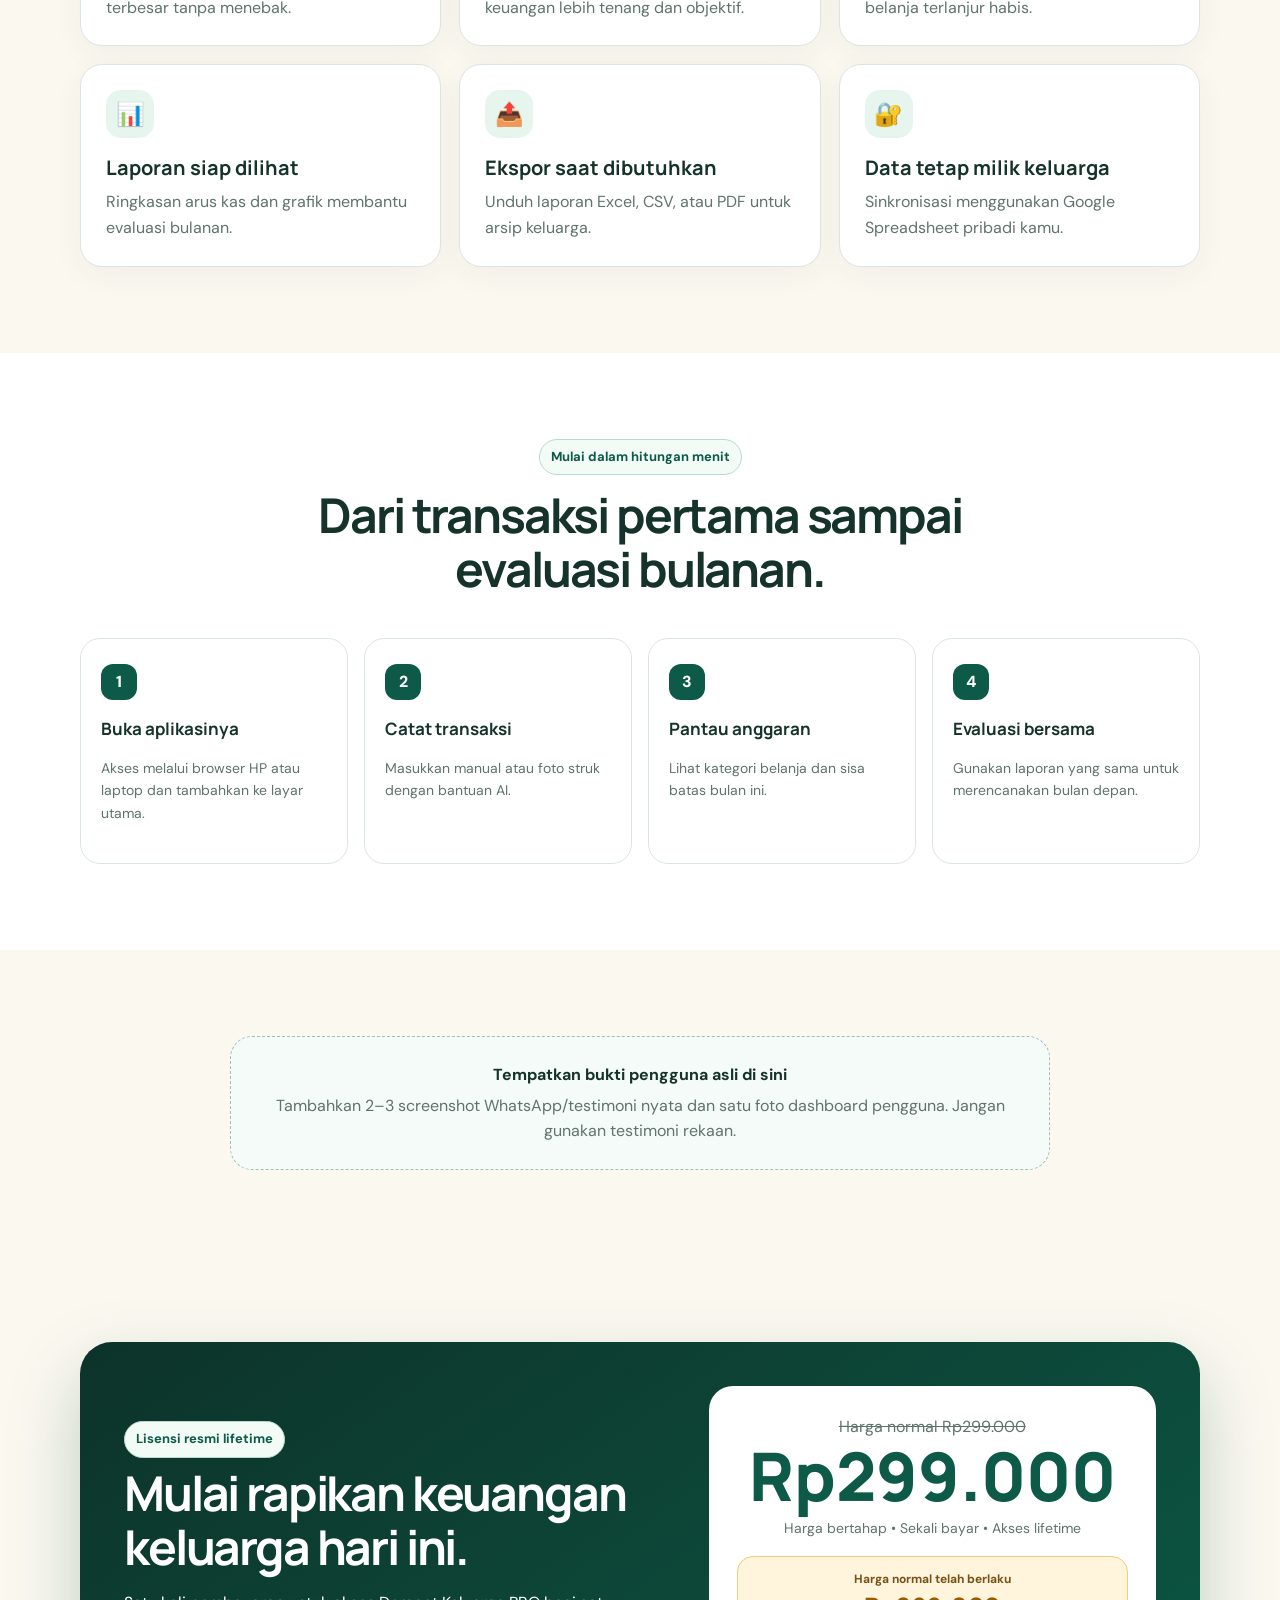
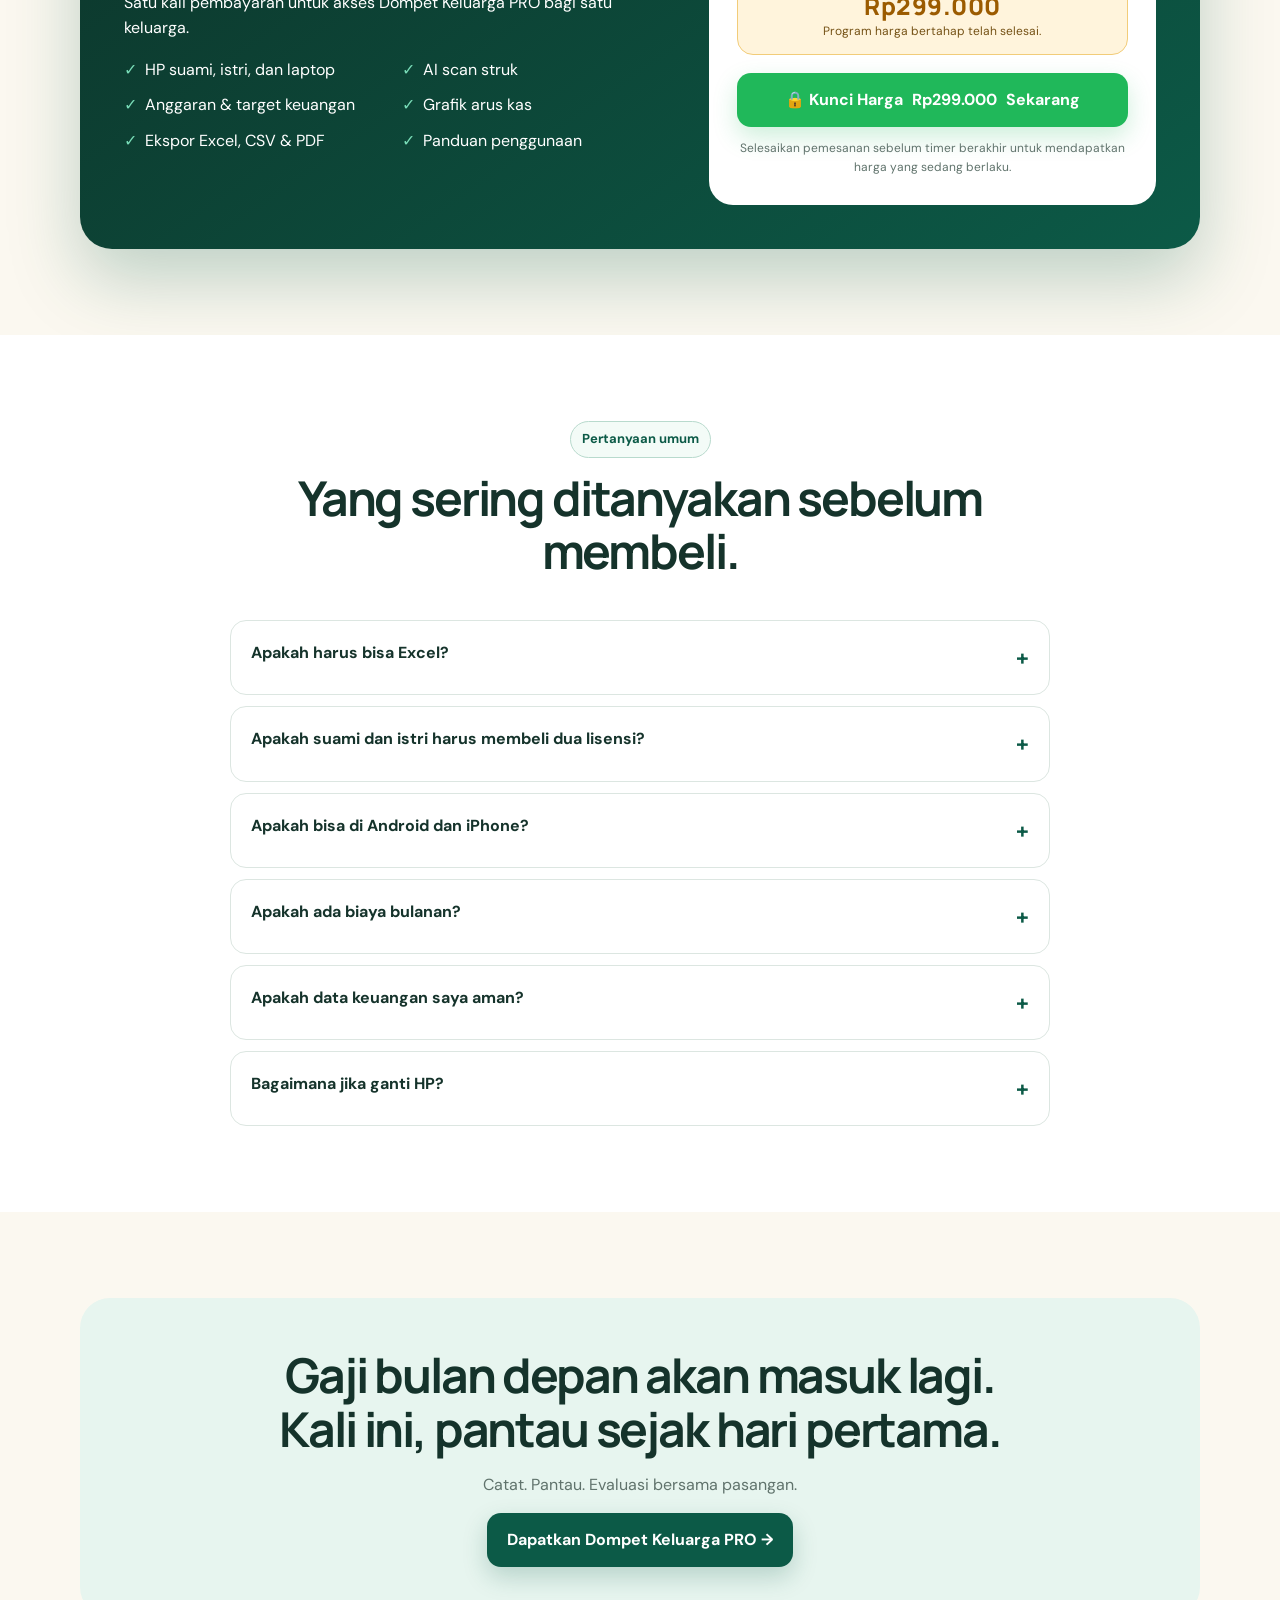
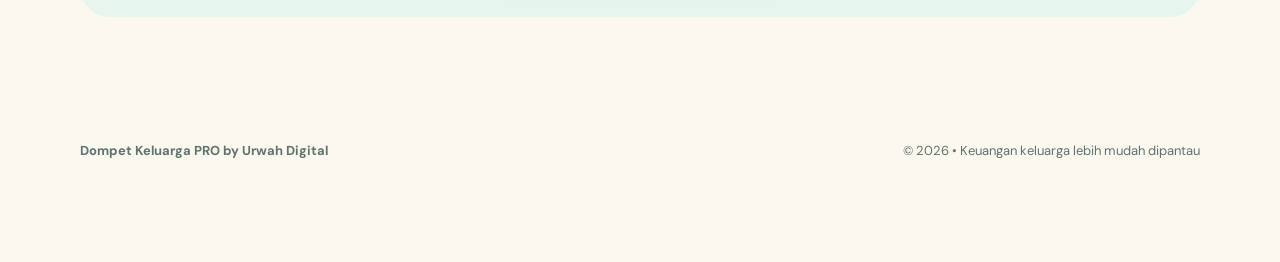
<file: landing.html>
<!doctype html>
<html lang="id">
<head>
  <meta charset="utf-8">
  <meta name="viewport" content="width=device-width, initial-scale=1">
  <title>Dompet Keluarga PRO — Catat, Pantau, Evaluasi Bersama</title>
  <meta name="description" content="Catat pengeluaran keluarga bersama pasangan, scan struk dengan AI, dan pantau sisa anggaran dari HP. Harga bertahap mulai Rp47.000.">
  <meta name="theme-color" content="#0c5a47">
  <meta property="og:title" content="Dompet Keluarga PRO — Uang keluarga lebih mudah dipantau">
  <meta property="og:description" content="Satu aplikasi untuk mencatat pengeluaran, scan struk, dan memantau anggaran bersama pasangan.">
  <meta property="og:type" content="website">
  <link rel="preconnect" href="https://fonts.googleapis.com">
  <link rel="preconnect" href="https://fonts.gstatic.com" crossorigin>
  <link href="https://fonts.googleapis.com/css2?family=DM+Sans:wght@400;500;600;700&family=Manrope:wght@600;700;800&display=swap" rel="stylesheet">
  <style>
    :root{--ink:#15332b;--muted:#60736c;--green:#0c5a47;--green2:#11755c;--mint:#e7f5ef;--cream:#fbf8f0;--gold:#f5b84b;--line:#dce6e1;--white:#fff;--wa:#20b85a;--shadow:0 20px 60px rgba(16,76,60,.12);--r:22px}
    *{box-sizing:border-box}html{scroll-behavior:smooth}body{margin:0;font-family:"DM Sans",sans-serif;color:var(--ink);background:var(--cream);line-height:1.6}a{color:inherit}button,a{font:inherit}.wrap{width:min(1120px,calc(100% - 32px));margin:auto}.narrow{width:min(820px,calc(100% - 32px));margin:auto}
    .topbar{background:var(--ink);color:#fff;text-align:center;padding:8px 16px;font-size:13px;font-weight:700}.nav{position:sticky;top:0;z-index:20;background:rgba(251,248,240,.93);backdrop-filter:blur(12px);border-bottom:1px solid rgba(12,90,71,.1)}.navin{height:70px;display:flex;align-items:center;justify-content:space-between;gap:16px}.brand{display:flex;align-items:center;gap:10px;text-decoration:none;font-family:Manrope,sans-serif;font-weight:800}.mark{display:grid;place-items:center;width:38px;height:38px;border-radius:12px;background:var(--green);color:#fff}.pro{font-size:10px;letter-spacing:.08em;background:var(--gold);padding:3px 6px;border-radius:99px}.navlinks{display:flex;gap:10px}.btn{display:inline-flex;justify-content:center;align-items:center;gap:9px;border:0;border-radius:14px;padding:14px 20px;text-decoration:none;font-weight:700;cursor:pointer;transition:.2s}.btn:hover{transform:translateY(-2px)}.btn-primary{background:var(--green);color:#fff;box-shadow:0 10px 24px rgba(12,90,71,.22)}.btn-wa{background:var(--wa);color:#fff;box-shadow:0 10px 24px rgba(32,184,90,.22)}.btn-light{background:#fff;border:1px solid var(--line)}
    .hero{position:relative;overflow:hidden;padding:74px 0 66px}.hero:before{content:"";position:absolute;inset:-260px auto auto 55%;width:650px;height:650px;border-radius:50%;background:radial-gradient(circle,#c9edde 0,rgba(201,237,222,0) 70%)}.hero-grid{position:relative;display:grid;grid-template-columns:1.04fr .96fr;align-items:center;gap:58px}.eyebrow{display:inline-flex;align-items:center;gap:7px;border:1px solid #b8dacd;background:#f3fbf7;border-radius:99px;padding:7px 11px;color:var(--green);font-size:13px;font-weight:700}.hero h1,.section h2{font-family:Manrope,sans-serif;letter-spacing:-.045em;line-height:1.12}.hero h1{font-size:clamp(40px,5.7vw,68px);margin:18px 0}.hero h1 span{color:var(--green)}.lead{font-size:19px;color:#455e55;max-width:650px}.hero-actions{display:flex;align-items:stretch;gap:12px;flex-wrap:wrap;margin:28px 0 18px}.hero-countdown{display:flex;align-items:center;gap:12px;background:#fff1f1;border:1.5px solid #efaaaa;border-radius:14px;padding:10px 18px;color:#a61b1b;box-shadow:0 10px 24px rgba(194,32,32,.12)}.hero-countdown small{display:block;font-size:11px;font-weight:700;text-transform:uppercase;letter-spacing:.05em}.hero-countdown strong{display:block;font:800 23px Manrope,sans-serif;line-height:1.1;letter-spacing:.04em}.micro{font-size:13px;color:var(--muted)}.checks{display:flex;flex-wrap:wrap;gap:14px 20px;padding:0;margin:24px 0 0;list-style:none;font-size:14px;font-weight:600}.checks li:before{content:"✓";color:var(--green);margin-right:7px}
    .phone-wrap{position:relative;display:grid;place-items:center}.phone{width:min(395px,100%);background:#102b24;border:8px solid #102b24;border-radius:36px;padding:8px;box-shadow:0 35px 80px rgba(16,43,36,.28);transform:rotate(1.5deg)}.screen{background:#f7faf8;border-radius:25px;padding:23px;color:var(--ink)}.screen-head{display:flex;justify-content:space-between;align-items:center;margin-bottom:20px}.avatar{width:40px;height:40px;border-radius:50%;display:grid;place-items:center;background:var(--mint)}.balance{background:linear-gradient(135deg,var(--green),var(--green2));color:#fff;padding:20px;border-radius:20px}.balance small{opacity:.8}.balance b{display:block;font:800 29px Manrope,sans-serif;margin:5px 0}.stats{display:grid;grid-template-columns:1fr 1fr;gap:10px;margin:12px 0}.stat,.transaction{background:#fff;border:1px solid var(--line);border-radius:14px;padding:13px}.stat small,.transaction small{display:block;color:var(--muted)}.stat b{font-family:Manrope,sans-serif}.transaction{display:flex;justify-content:space-between;align-items:center}.receipt{position:absolute;left:-5px;bottom:55px;background:#fff;border-radius:16px;padding:13px 17px;box-shadow:var(--shadow);font-size:13px;font-weight:700;transform:rotate(-4deg)}
    .trustline{background:#fff;border-block:1px solid var(--line);padding:18px 0}.trustgrid{display:grid;grid-template-columns:repeat(3,1fr);gap:20px;text-align:center;font-size:14px;font-weight:700}.trustgrid span{color:var(--green);font-size:20px;margin-right:7px}
    .section{padding:86px 0}.section.alt{background:#fff}.section-head{text-align:center;max-width:760px;margin:0 auto 42px}.section h2{font-size:clamp(32px,4vw,48px);margin:13px 0}.section-head p{color:var(--muted);font-size:17px}.problem-grid,.benefits{display:grid;gap:18px}.problem-grid{grid-template-columns:repeat(2,1fr)}.benefits{grid-template-columns:repeat(3,1fr)}.card{background:#fff;border:1px solid var(--line);border-radius:var(--r);padding:25px;box-shadow:0 8px 30px rgba(21,51,43,.05)}.alt .card{background:var(--cream)}.icon{display:grid;place-items:center;width:48px;height:48px;border-radius:15px;background:var(--mint);font-size:23px}.card h3{font:700 20px Manrope,sans-serif;margin:16px 0 8px}.card p{color:var(--muted);margin:0}.bridge{text-align:center;margin-top:28px;font-weight:700;color:var(--green)}
    .demo-grid{display:grid;grid-template-columns:.9fr 1.1fr;gap:44px;align-items:center}.demo-copy h2{font-size:clamp(34px,4.5vw,52px)}.demo-list{display:grid;gap:12px;margin:25px 0}.demo-list div{display:flex;gap:12px;align-items:flex-start}.demo-list b{display:grid;place-items:center;width:28px;height:28px;border-radius:9px;background:var(--mint);color:var(--green);flex:0 0 auto}.demo-panel{background:var(--ink);border-radius:28px;padding:22px;box-shadow:var(--shadow)}.receipt-ui{background:#fff;border-radius:19px;padding:22px}.scan{display:flex;align-items:center;justify-content:space-between;border-bottom:1px dashed var(--line);padding-bottom:14px;margin-bottom:14px}.scan-pill{background:var(--mint);color:var(--green);font-size:12px;font-weight:700;padding:5px 9px;border-radius:99px}.rows{display:grid;gap:10px}.row{display:flex;justify-content:space-between;color:var(--muted)}.row.total{border-top:1px solid var(--line);padding-top:13px;color:var(--ink);font-weight:800}.notice{margin-top:14px;background:#173b31;color:#dff7ee;border-radius:14px;padding:13px;text-align:center;font-size:13px}
    .steps{display:grid;grid-template-columns:repeat(4,1fr);gap:16px;counter-reset:step}.step{position:relative;padding:25px 20px;background:#fff;border:1px solid var(--line);border-radius:20px;counter-increment:step}.step:before{content:counter(step);display:grid;place-items:center;width:36px;height:36px;border-radius:12px;background:var(--green);color:#fff;font-weight:800}.step h3{font:700 17px Manrope,sans-serif}.step p{font-size:14px;color:var(--muted)}
    .proof-placeholder{border:1.5px dashed #9fbfb3;background:#f5fbf8;border-radius:var(--r);padding:25px;text-align:center;color:var(--muted)}.proof-placeholder strong{display:block;color:var(--ink);margin-bottom:5px}
    .offer{background:linear-gradient(145deg,#0d3329,#0c5a47);color:#fff;border-radius:32px;padding:44px;display:grid;grid-template-columns:1.1fr .9fr;gap:38px;align-items:center;box-shadow:0 30px 70px rgba(12,90,71,.25)}.offer h2{margin:8px 0 13px}.offer ul{list-style:none;padding:0;display:grid;grid-template-columns:1fr 1fr;gap:10px}.offer li:before{content:"✓";color:#79ddb8;margin-right:8px}.pricebox{background:#fff;color:var(--ink);border-radius:24px;padding:28px;text-align:center}.old{text-decoration:line-through;color:var(--muted)}.price{font:800 clamp(46px,6vw,67px) Manrope,sans-serif;color:var(--green);line-height:1.1}.price-note{font-size:14px;color:var(--muted);margin:4px 0 16px}.countdown-wrap{background:#fff4dc;border:1px solid #f2cc79;border-radius:16px;padding:13px;margin:0 0 18px}.countdown-label{font-size:12px;font-weight:700;color:#755216}.countdown{display:flex;justify-content:center;gap:5px;font:800 24px Manrope,sans-serif;color:#9b5b00;letter-spacing:.02em}.next-price{font-size:12px;color:#755216}.next-price strong{color:#d62828;font-size:15px;font-weight:800}.pricebox .btn{width:100%}.safe{font-size:12px;color:var(--muted);margin-top:12px}
    .faq{display:grid;gap:11px}.faq details{background:#fff;border:1px solid var(--line);border-radius:16px;padding:0 20px}.faq summary{cursor:pointer;font-weight:700;padding:19px 0;list-style:none;display:flex;justify-content:space-between}.faq summary:after{content:"+";font-size:22px;color:var(--green)}.faq details[open] summary:after{content:"−"}.faq p{color:var(--muted);margin:0 0 19px}.final{text-align:center;background:var(--mint);border-radius:30px;padding:50px 24px}.final h2{max-width:760px;margin:0 auto 14px}.final p{color:var(--muted)}footer{padding:38px 0 100px;color:var(--muted);font-size:13px}.foot{display:flex;justify-content:space-between;gap:20px}.sticky{display:none}
    @media(max-width:850px){.hero-grid,.demo-grid,.offer{grid-template-columns:1fr}.hero{padding-top:48px}.hero-copy{text-align:center}.lead{margin-inline:auto}.hero-actions,.checks{justify-content:center}.phone-wrap{margin-top:22px}.problem-grid,.benefits{grid-template-columns:1fr 1fr}.steps{grid-template-columns:1fr 1fr}.offer{padding:30px}.receipt{left:0}.navlinks .btn-light{display:none}}
    @media(max-width:560px){.wrap,.narrow{width:min(100% - 24px,1120px)}.topbar{font-size:12px}.navin{height:62px}.brand span:nth-child(2){display:none}.navlinks .btn{padding:10px 13px;font-size:13px}.hero{padding:38px 0 48px}.hero h1{font-size:38px}.lead{font-size:17px}.hero-actions .btn,.hero-countdown{width:100%;justify-content:center}.phone{width:92%}.receipt{left:-2px;bottom:28px}.trustgrid{grid-template-columns:1fr;text-align:left;gap:8px}.section{padding:64px 0}.problem-grid,.benefits,.steps{grid-template-columns:1fr}.offer ul{grid-template-columns:1fr}.offer{padding:25px 18px}.pricebox{padding:23px 17px}.foot{flex-direction:column}.sticky{position:fixed;z-index:50;bottom:0;left:0;right:0;display:flex;align-items:center;justify-content:space-between;gap:12px;background:rgba(255,255,255,.97);border-top:1px solid var(--line);padding:10px 12px}.sticky b{font-family:Manrope,sans-serif;color:var(--green)}.sticky small{display:block;color:var(--muted)}.sticky .btn{padding:11px 14px;font-size:13px}footer{padding-bottom:90px}}
    @media(prefers-reduced-motion:reduce){html{scroll-behavior:auto}.btn{transition:none}}
  </style>

  <!-- Meta Pixel Code -->
  <script>
    !function(f,b,e,v,n,t,s)
    {if(f.fbq)return;n=f.fbq=function(){n.callMethod?
    n.callMethod.apply(n,arguments):n.queue.push(arguments)};
    if(!f._fbq)f._fbq=n;n.push=n;n.loaded=!0;n.version='2.0';
    n.queue=[];t=b.createElement(e);t.async=!0;
    t.src=v;s=b.getElementsByTagName(e)[0];
    s.parentNode.insertBefore(t,s)}(window, document,'script',
    'https://connect.facebook.net/en_US/fbevents.js');
    fbq('init', '1726703792391881');
    fbq('track', 'PageView');
    fbq('track', 'ViewContent', {
      content_name: 'Dompet Keluarga PRO Landing Page',
      content_category: 'Finance App'
    });
    // Custom Event khusus untuk Retargeting Meta Ads
    fbq('trackCustom', 'ViewContent_DK', {
      source: 'landing_page',
      page: 'Dompet Keluarga PRO'
    });
  </script>
  <noscript><img height="1" width="1" style="display:none"
  src="https://www.facebook.com/tr?id=1726703792391881&ev=PageView&noscript=1"
  /></noscript>
  <!-- End Meta Pixel Code -->
</head>
<body>
  <div class="topbar">Harga bertahap hari ini <span data-current-price>Rp47.000</span> • Naik setiap 24 jam hingga Rp299.000</div>
  <nav class="nav" aria-label="Navigasi utama">
    <div class="wrap navin">
      <a class="brand" href="#top"><span class="mark" style="overflow:hidden;padding:0;background:transparent;"><img src="icons/icon-192.png" width="38" height="38" style="border-radius:12px;display:block;object-fit:cover;" alt="Logo"></span><span>Dompet Keluarga</span><span class="pro">PRO</span></a>
      <div class="navlinks"><a class="btn btn-light" href="/">Lihat Demo</a><a class="btn btn-primary" href="#harga">Dapatkan PRO</a></div>
    </div>
  </nav>
  <main id="top">
    <header class="hero">
      <div class="wrap hero-grid">
        <div class="hero-copy">
          <span class="eyebrow">● Dibuat untuk suami & istri</span>
          <h1>Berhenti menebak ke mana <span>uang keluarga</span> pergi.</h1>
          <p class="lead">Catat pengeluaran bersama pasangan, foto struk belanja, lalu lihat sisa anggaran langsung dari HP—tanpa harus jago Excel.</p>
          <div class="hero-actions"><div class="hero-countdown"><span>⏳</span><div><small>Harga naik dalam</small><strong id="hero-countdown">23:59:59</strong></div></div><a class="btn btn-primary" href="#harga">Ambil Harga Hari Ini <span data-current-price>Rp47.000</span> →</a></div>
          <p class="micro">Tidak perlu kartu kredit • Bisa dibuka di Android, iPhone, dan laptop</p>
          <ul class="checks"><li>Satu catatan untuk berdua</li><li>AI scan struk</li><li>Akses lifetime</li></ul>
        </div>
        <div class="phone-wrap" aria-label="Contoh dashboard Dompet Keluarga PRO">
          <div class="phone"><div class="screen"><div class="screen-head"><div><small>Selamat malam 👋</small><br><strong>Keluarga Harmonis</strong></div><div class="avatar">👨‍👩‍👧</div></div><div class="balance"><small>Sisa anggaran bulan ini</small><b>Rp2.450.000</b><small>53% masih tersedia</small></div><div class="stats"><div class="stat"><small>Pemasukan</small><b>Rp5,5 jt</b></div><div class="stat"><small>Pengeluaran</small><b>Rp3,1 jt</b></div></div><div class="transaction"><div><strong>Belanja dapur</strong><small>Dicatat oleh Istri</small></div><b>−Rp126rb</b></div></div></div>
          <div class="receipt">📸 Struk berhasil dibaca AI</div>
        </div>
      </div>
    </header>
    <div class="trustline"><div class="wrap trustgrid"><div><span>✓</span>Data di Google Sheet pribadi</div><div><span>✓</span>1 lisensi untuk 1 keluarga</div><div><span>✓</span>Panduan siap pakai</div></div></div>
    <section class="section"><div class="wrap"><div class="section-head"><span class="eyebrow">Masalah yang terasa setiap bulan</span><h2>Bukan selalu karena belanja besar. Seringnya karena pengeluaran kecil tidak terlihat.</h2><p>Ketika proses mencatat terasa merepotkan dan catatan tersebar di chat, struk, serta ingatan, kamu sulit tahu kondisi uang yang sebenarnya.</p></div><div class="problem-grid"><article class="card"><div class="icon">🧾</div><h3>Struk menumpuk</h3><p>Nominal kecil mudah terlupa, lalu baru terasa saat saldo menipis.</p></article><article class="card"><div class="icon">💬</div><h3>Catatan terpisah</h3><p>Suami dan istri memegang informasi berbeda tentang pengeluaran.</p></article><article class="card"><div class="icon">📉</div><h3>Anggaran terlambat dipantau</h3><p>Batas belanja baru disadari setelah terlewati.</p></article><article class="card"><div class="icon">😮‍💨</div><h3>Mencatat terasa merepotkan</h3><p>Niat mencatat sering berhenti karena harus mengetik transaksi satu per satu.</p></article></div><p class="bridge">Dompet Keluarga PRO membuatnya lebih ringan: cukup foto struk, periksa hasilnya, lalu simpan. Semua catatan keluarga tersusun dalam satu tempat.</p></div></section>
    <section class="section alt"><div class="wrap demo-grid"><div class="demo-copy"><span class="eyebrow">Pencatatan tanpa ribet</span><h2>Foto struk. Cek hasilnya. Pengeluaran langsung tercatat.</h2><p class="lead">AI membantu membaca rincian dan nominal belanja. Kamu tetap bisa memeriksa hasilnya sebelum menyimpan.</p><div class="demo-list"><div><b>1</b><span><strong>Lebih cepat</strong><br>Tak perlu mengetik setiap barang satu per satu.</span></div><div><b>2</b><span><strong>Lebih rapi</strong><br>Transaksi otomatis masuk ke kategori dan laporan.</span></div><div><b>3</b><span><strong>Lebih transparan</strong><br>Pasangan melihat catatan keluarga yang sama.</span></div></div><a class="btn btn-primary" href="/">Lihat Cara Kerjanya →</a></div><div class="demo-panel"><div class="receipt-ui"><div class="scan"><strong>Hasil scan struk</strong><span class="scan-pill">✓ Berhasil dibaca</span></div><div class="rows"><div class="row"><span>Minyak goreng 2L</span><b>Rp34.000</b></div><div class="row"><span>Beras premium 5kg</span><b>Rp72.500</b></div><div class="row"><span>Susu UHT anak</span><b>Rp19.500</b></div><div class="row total"><span>Total pengeluaran</span><span>Rp126.000</span></div></div></div><div class="notice">Tinggal periksa, pilih kategori, lalu simpan.</div></div></div></section>
    <section class="section"><div class="wrap"><div class="section-head"><span class="eyebrow">Manfaat utama</span><h2>Satu kebiasaan sederhana, keputusan keluarga jadi lebih jelas.</h2></div><div class="benefits"><article class="card"><div class="icon">🔍</div><h3>Tahu uang habis untuk apa</h3><p>Lihat riwayat dan pos pengeluaran terbesar tanpa menebak.</p></article><article class="card"><div class="icon">🤝</div><h3>Pantau bersama pasangan</h3><p>Satu sumber data membantu obrolan keuangan lebih tenang dan objektif.</p></article><article class="card"><div class="icon">🎯</div><h3>Jaga batas anggaran</h3><p>Cek pemakaian kategori sebelum uang belanja terlanjur habis.</p></article><article class="card"><div class="icon">📊</div><h3>Laporan siap dilihat</h3><p>Ringkasan arus kas dan grafik membantu evaluasi bulanan.</p></article><article class="card"><div class="icon">📤</div><h3>Ekspor saat dibutuhkan</h3><p>Unduh laporan Excel, CSV, atau PDF untuk arsip keluarga.</p></article><article class="card"><div class="icon">🔐</div><h3>Data tetap milik keluarga</h3><p>Sinkronisasi menggunakan Google Spreadsheet pribadi kamu.</p></article></div></div></section>
    <section class="section alt"><div class="wrap"><div class="section-head"><span class="eyebrow">Mulai dalam hitungan menit</span><h2>Dari transaksi pertama sampai evaluasi bulanan.</h2></div><div class="steps"><article class="step"><h3>Buka aplikasinya</h3><p>Akses melalui browser HP atau laptop dan tambahkan ke layar utama.</p></article><article class="step"><h3>Catat transaksi</h3><p>Masukkan manual atau foto struk dengan bantuan AI.</p></article><article class="step"><h3>Pantau anggaran</h3><p>Lihat kategori belanja dan sisa batas bulan ini.</p></article><article class="step"><h3>Evaluasi bersama</h3><p>Gunakan laporan yang sama untuk merencanakan bulan depan.</p></article></div></div></section>
    <section class="section"><div class="narrow"><div class="proof-placeholder"><strong>Tempatkan bukti pengguna asli di sini</strong>Tambahkan 2–3 screenshot WhatsApp/testimoni nyata dan satu foto dashboard pengguna. Jangan gunakan testimoni rekaan.</div></div></section>
    <section class="section" id="harga"><div class="wrap"><div class="offer"><div><span class="eyebrow">Lisensi resmi lifetime</span><h2>Mulai rapikan keuangan keluarga hari ini.</h2><p>Satu kali pembayaran untuk akses Dompet Keluarga PRO bagi satu keluarga.</p><ul><li>HP suami, istri, dan laptop</li><li>AI scan struk</li><li>Anggaran & target keuangan</li><li>Grafik arus kas</li><li>Ekspor Excel, CSV & PDF</li><li>Panduan penggunaan</li></ul></div><div class="pricebox"><div class="old">Harga normal Rp299.000</div><div class="price" data-current-price>Rp47.000</div><div class="price-note">Harga bertahap • Sekali bayar • Akses lifetime</div><div class="countdown-wrap" id="countdown-wrap"><div class="countdown-label">Harga naik otomatis dalam</div><div class="countdown" aria-live="polite"><span id="countdown-hours">23</span>:<span id="countdown-minutes">59</span>:<span id="countdown-seconds">59</span></div><div class="next-price">Harga berikutnya: <strong id="next-price">Rp57.000</strong></div></div><a id="whatsapp-order" class="btn btn-wa" href="https://wa.me/6282227064322" target="_blank" rel="noopener noreferrer">🔒 Kunci Harga <span data-current-price>Rp47.000</span> Sekarang</a><div class="safe">Selesaikan pemesanan sebelum timer berakhir untuk mendapatkan harga yang sedang berlaku.</div></div></div></div></section>
    <section class="section alt"><div class="narrow"><div class="section-head"><span class="eyebrow">Pertanyaan umum</span><h2>Yang sering ditanyakan sebelum membeli.</h2></div><div class="faq"><details><summary>Apakah harus bisa Excel?</summary><p>Tidak. Pencatatan dilakukan dari antarmuka aplikasi. Google Spreadsheet digunakan sebagai tempat sinkronisasi data sesuai panduan yang disediakan.</p></details><details><summary>Apakah suami dan istri harus membeli dua lisensi?</summary><p>Tidak. Satu lisensi ditujukan untuk satu keluarga dan dapat dipakai pada HP suami, HP istri, serta laptop sesuai ketentuan lisensi.</p></details><details><summary>Apakah bisa di Android dan iPhone?</summary><p>Bisa. Dompet Keluarga PRO berbentuk web app modern yang dibuka melalui browser dan dapat ditambahkan ke layar utama.</p></details><details><summary>Apakah ada biaya bulanan?</summary><p>Tidak. Harga yang tampil adalah pembayaran satu kali untuk akses lifetime. Harga promo naik otomatis setiap 24 jam hingga mencapai Rp299.000.</p></details><details><summary>Apakah data keuangan saya aman?</summary><p>Data disinkronkan ke Google Spreadsheet pada akun Google pribadi kamu. Pastikan pernyataan keamanan ini sesuai implementasi aplikasi sebelum dipublikasikan.</p></details><details><summary>Bagaimana jika ganti HP?</summary><p>Lisensi dapat diaktifkan kembali pada perangkat baru menggunakan nomor WhatsApp atau email yang terdaftar, sesuai prosedur aktivasi.</p></details></div></div></section>
    <section class="section"><div class="wrap final"><h2>Gaji bulan depan akan masuk lagi. Kali ini, pantau sejak hari pertama.</h2><p>Catat. Pantau. Evaluasi bersama pasangan.</p><a class="btn btn-primary" href="#harga">Dapatkan Dompet Keluarga PRO →</a></div></section>
  </main>
  <footer><div class="wrap foot"><strong>Dompet Keluarga PRO by Urwah Digital</strong><span>© 2026 • Keuangan keluarga lebih mudah dipantau</span></div></footer>
  <div class="sticky"><div><small>Harga hari ini</small><b data-current-price>Rp47.000</b></div><a class="btn btn-wa" href="#harga">Dapatkan PRO</a></div>
  <script>
    (() => {
      // Jadwal resmi kampanye. Ubah tanggal ini saat menentukan waktu peluncuran.
      const CAMPAIGN_START = new Date('2026-10-09T00:00:00+07:00').getTime();
      const STEP_DURATION = 24 * 60 * 60 * 1000;
      const PRICES = [...Array.from({ length: 26 }, (_, i) => 47000 + (i * 10000)), 299000];
      const rupiah = value => `Rp${new Intl.NumberFormat('id-ID').format(value)}`;
      const pad = value => String(value).padStart(2, '0');

      function updateCampaign() {
        const now = Date.now();
        const elapsed = Math.max(0, now - CAMPAIGN_START);
        const step = Math.min(Math.floor(elapsed / STEP_DURATION), PRICES.length - 1);
        const price = PRICES[step];
        const hasNextPrice = step < PRICES.length - 1;
        const nextPrice = hasNextPrice ? PRICES[step + 1] : PRICES[step];
        const nextChange = CAMPAIGN_START + ((step + 1) * STEP_DURATION);
        const remaining = Math.max(0, nextChange - now);
        const hours = Math.floor(remaining / 3600000);
        const minutes = Math.floor((remaining % 3600000) / 60000);
        const seconds = Math.floor((remaining % 60000) / 1000);

        document.querySelectorAll('[data-current-price]').forEach(el => { el.textContent = rupiah(price); });
        const countdownWrap = document.getElementById('countdown-wrap');
        if (hasNextPrice) {
          document.getElementById('countdown-hours').textContent = pad(hours);
          document.getElementById('countdown-minutes').textContent = pad(minutes);
          document.getElementById('countdown-seconds').textContent = pad(seconds);
          document.getElementById('hero-countdown').textContent = `${pad(hours)}:${pad(minutes)}:${pad(seconds)}`;
          document.getElementById('next-price').textContent = rupiah(nextPrice);
        } else if (!countdownWrap.dataset.finished) {
          countdownWrap.querySelector('.countdown-label').textContent = 'Harga normal telah berlaku';
          countdownWrap.querySelector('.countdown').textContent = 'Rp299.000';
          countdownWrap.querySelector('.next-price').textContent = 'Program harga bertahap telah selesai.';
          document.getElementById('hero-countdown').textContent = 'HARGA NORMAL';
          countdownWrap.dataset.finished = 'true';
        }

        const message = `Halo Admin Dompet Keluarga PRO, saya mau lisensi lifetime dengan harga bertahap ${rupiah(price)}. Mohon info cara pembayarannya.`;
        document.getElementById('whatsapp-order').href = `https://wa.me/6282227064322?text=${encodeURIComponent(message)}`;
      }

      updateCampaign();
      window.setInterval(updateCampaign, 1000);
    })();
  </script>
</body>
</html>
</file>
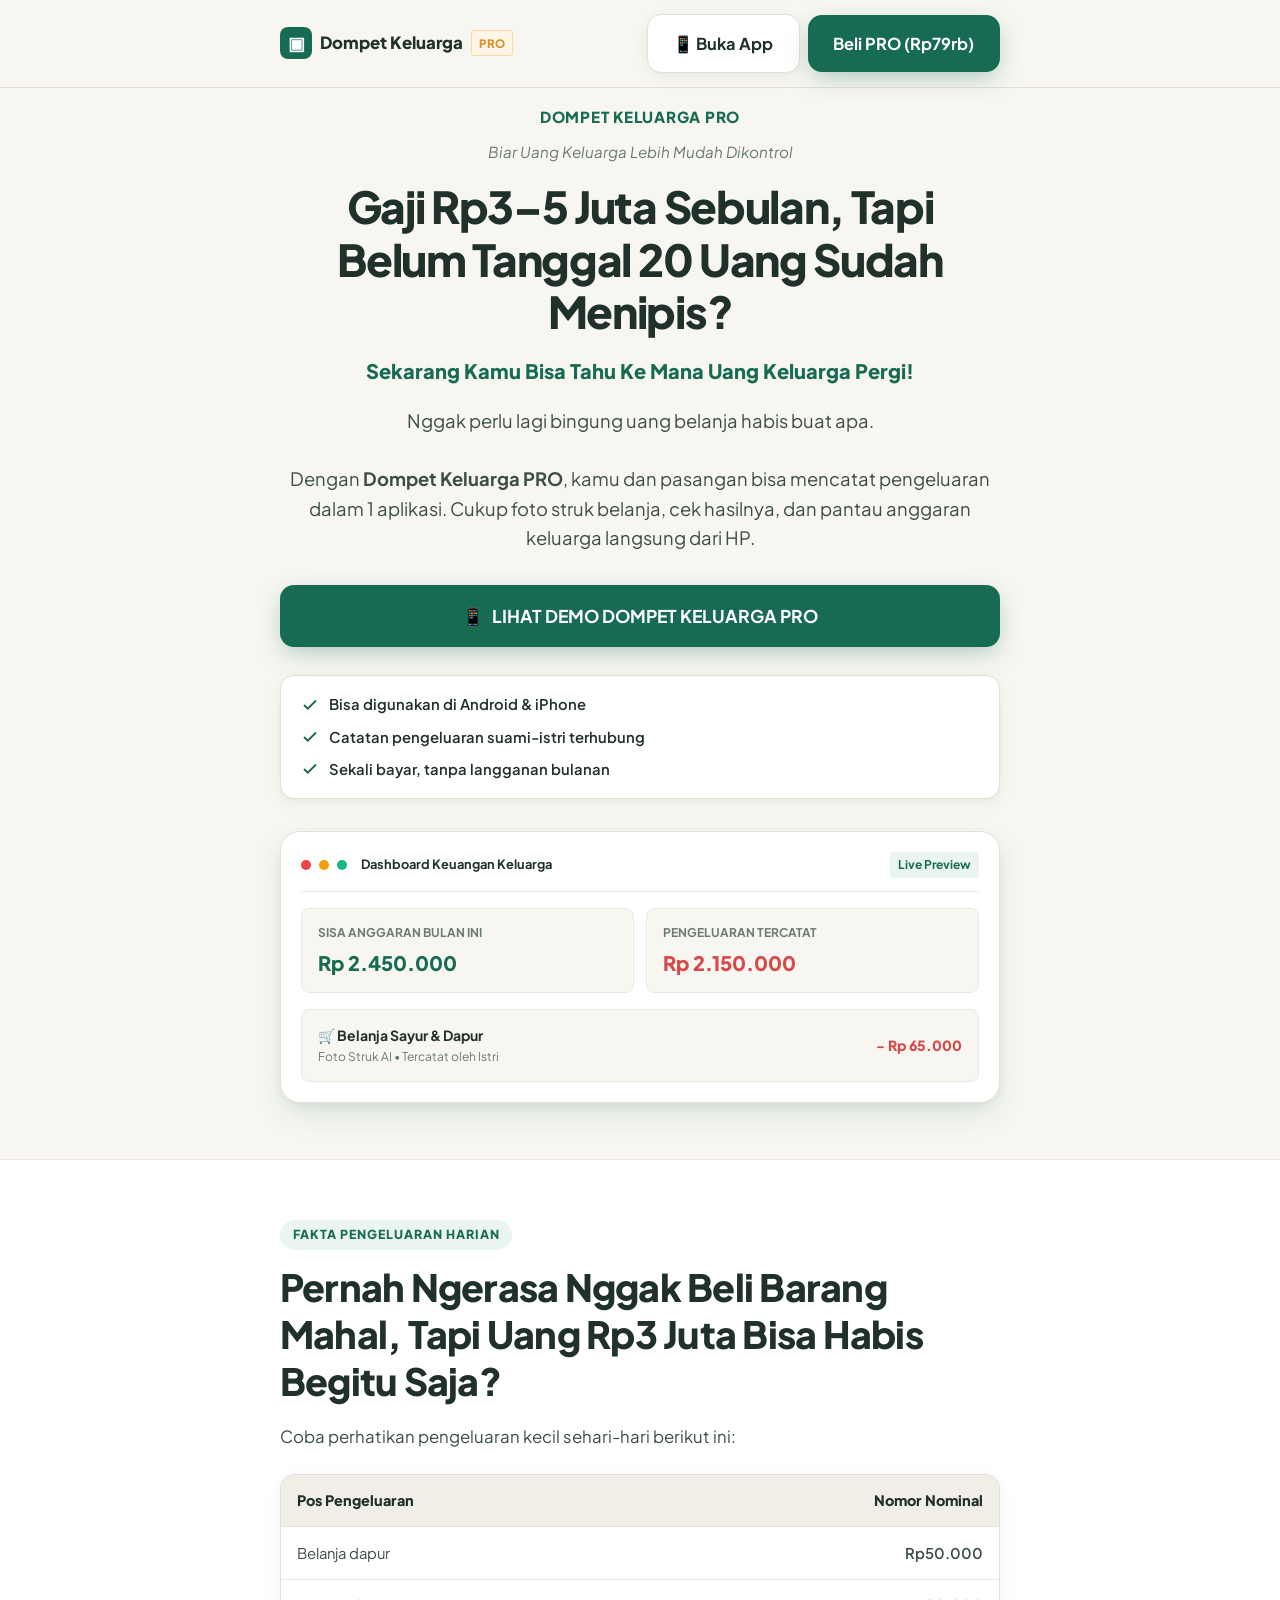
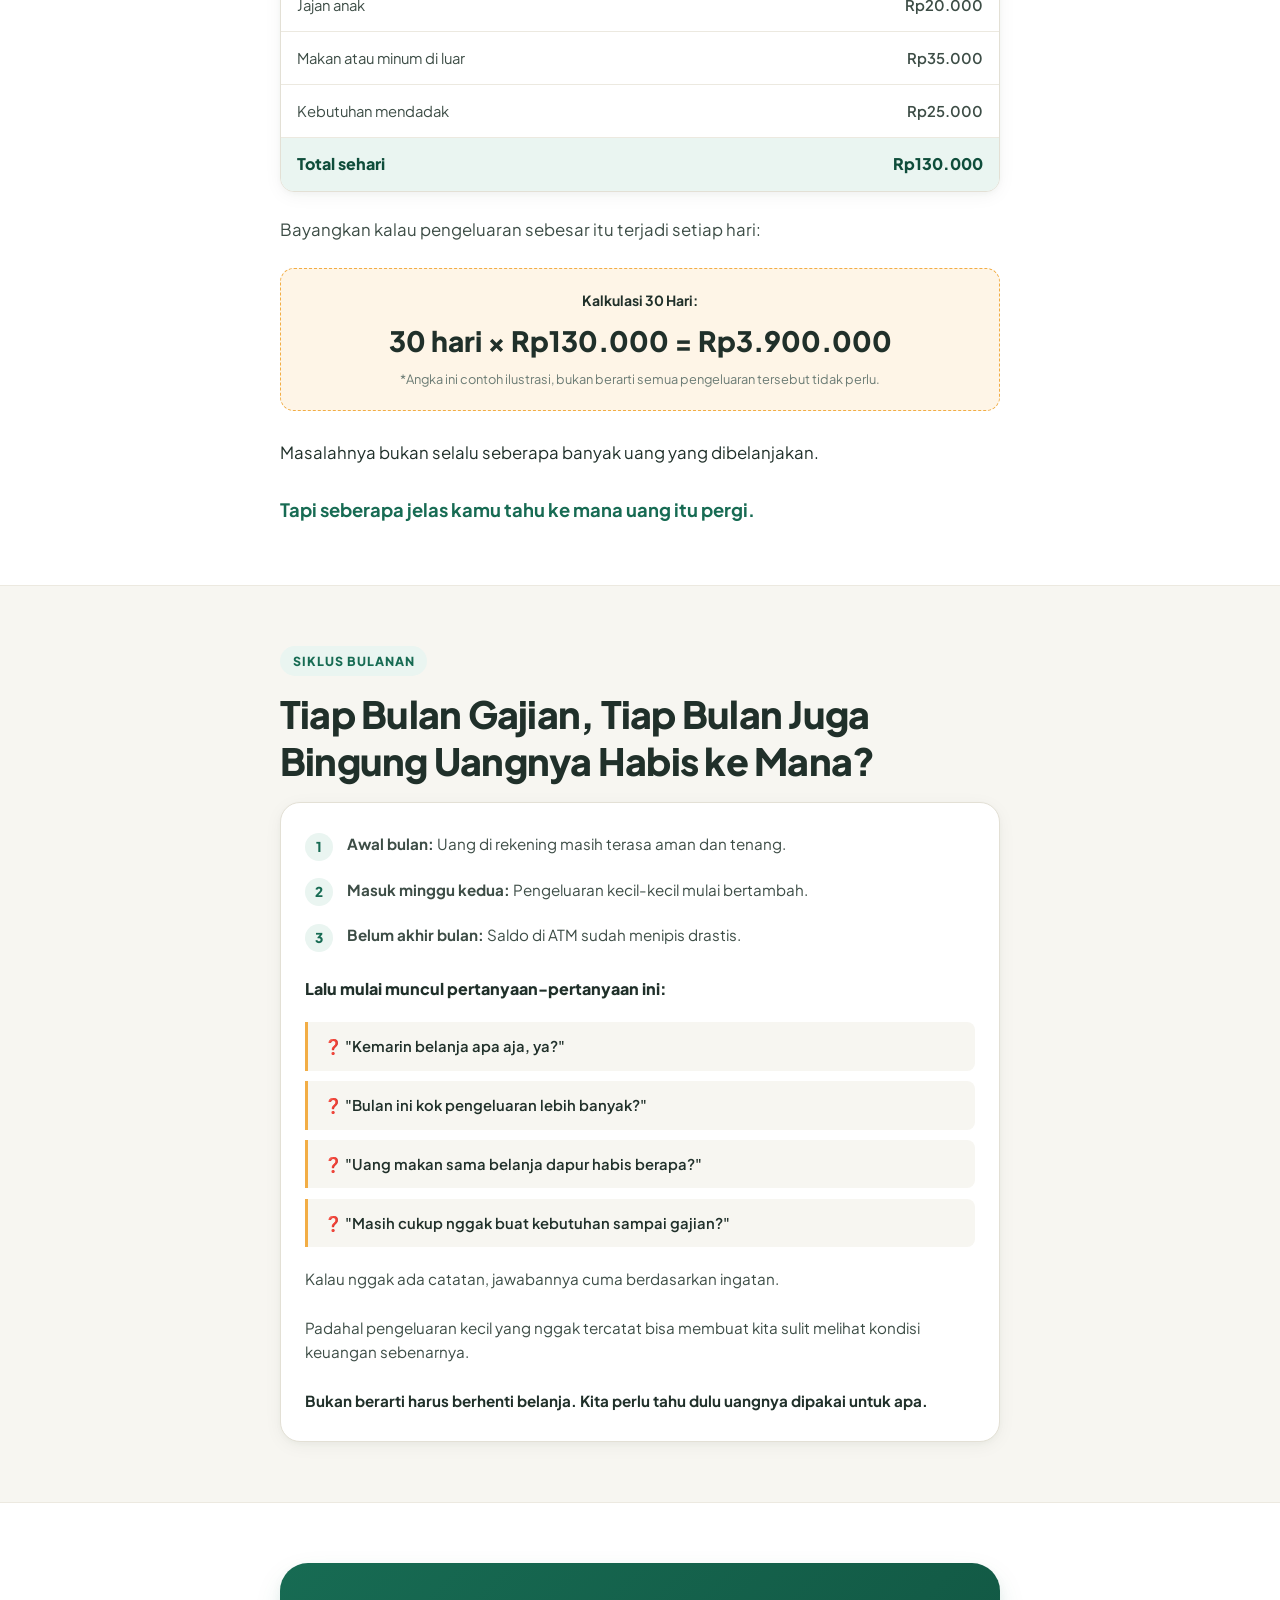
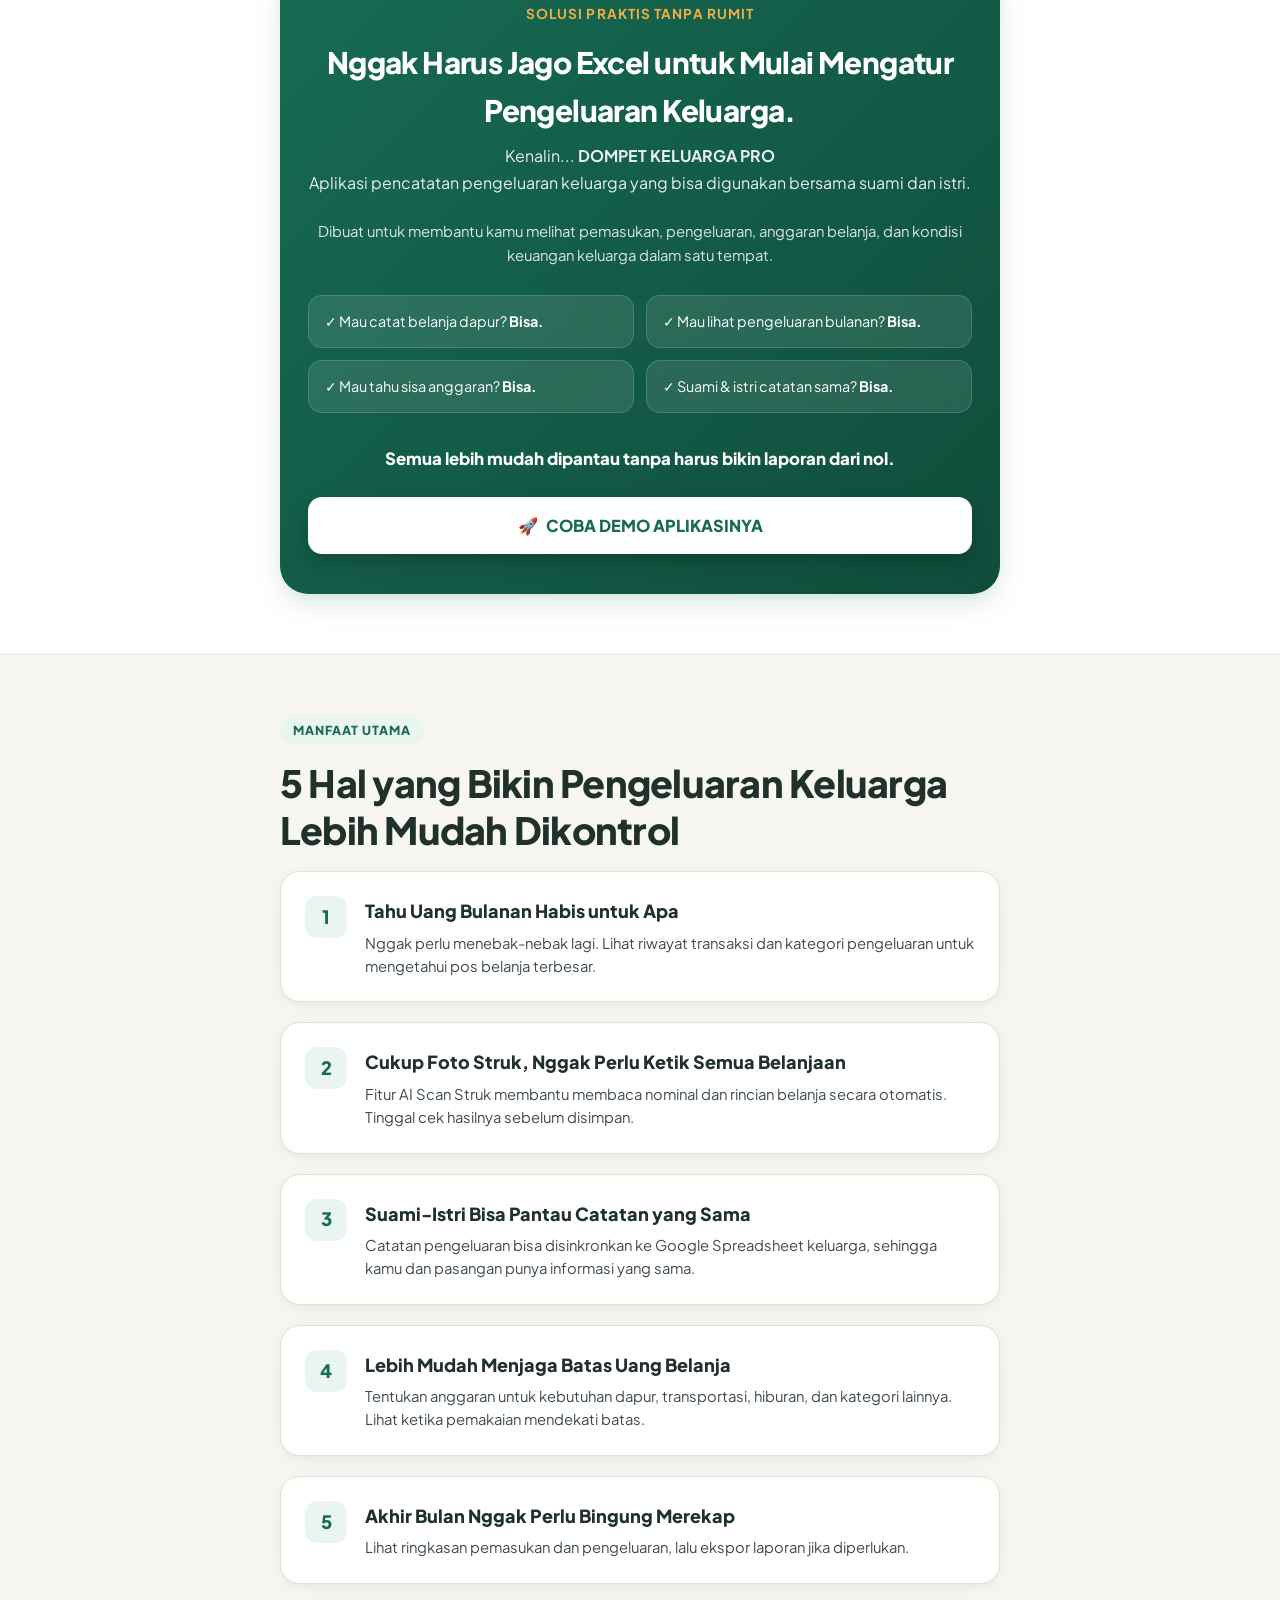
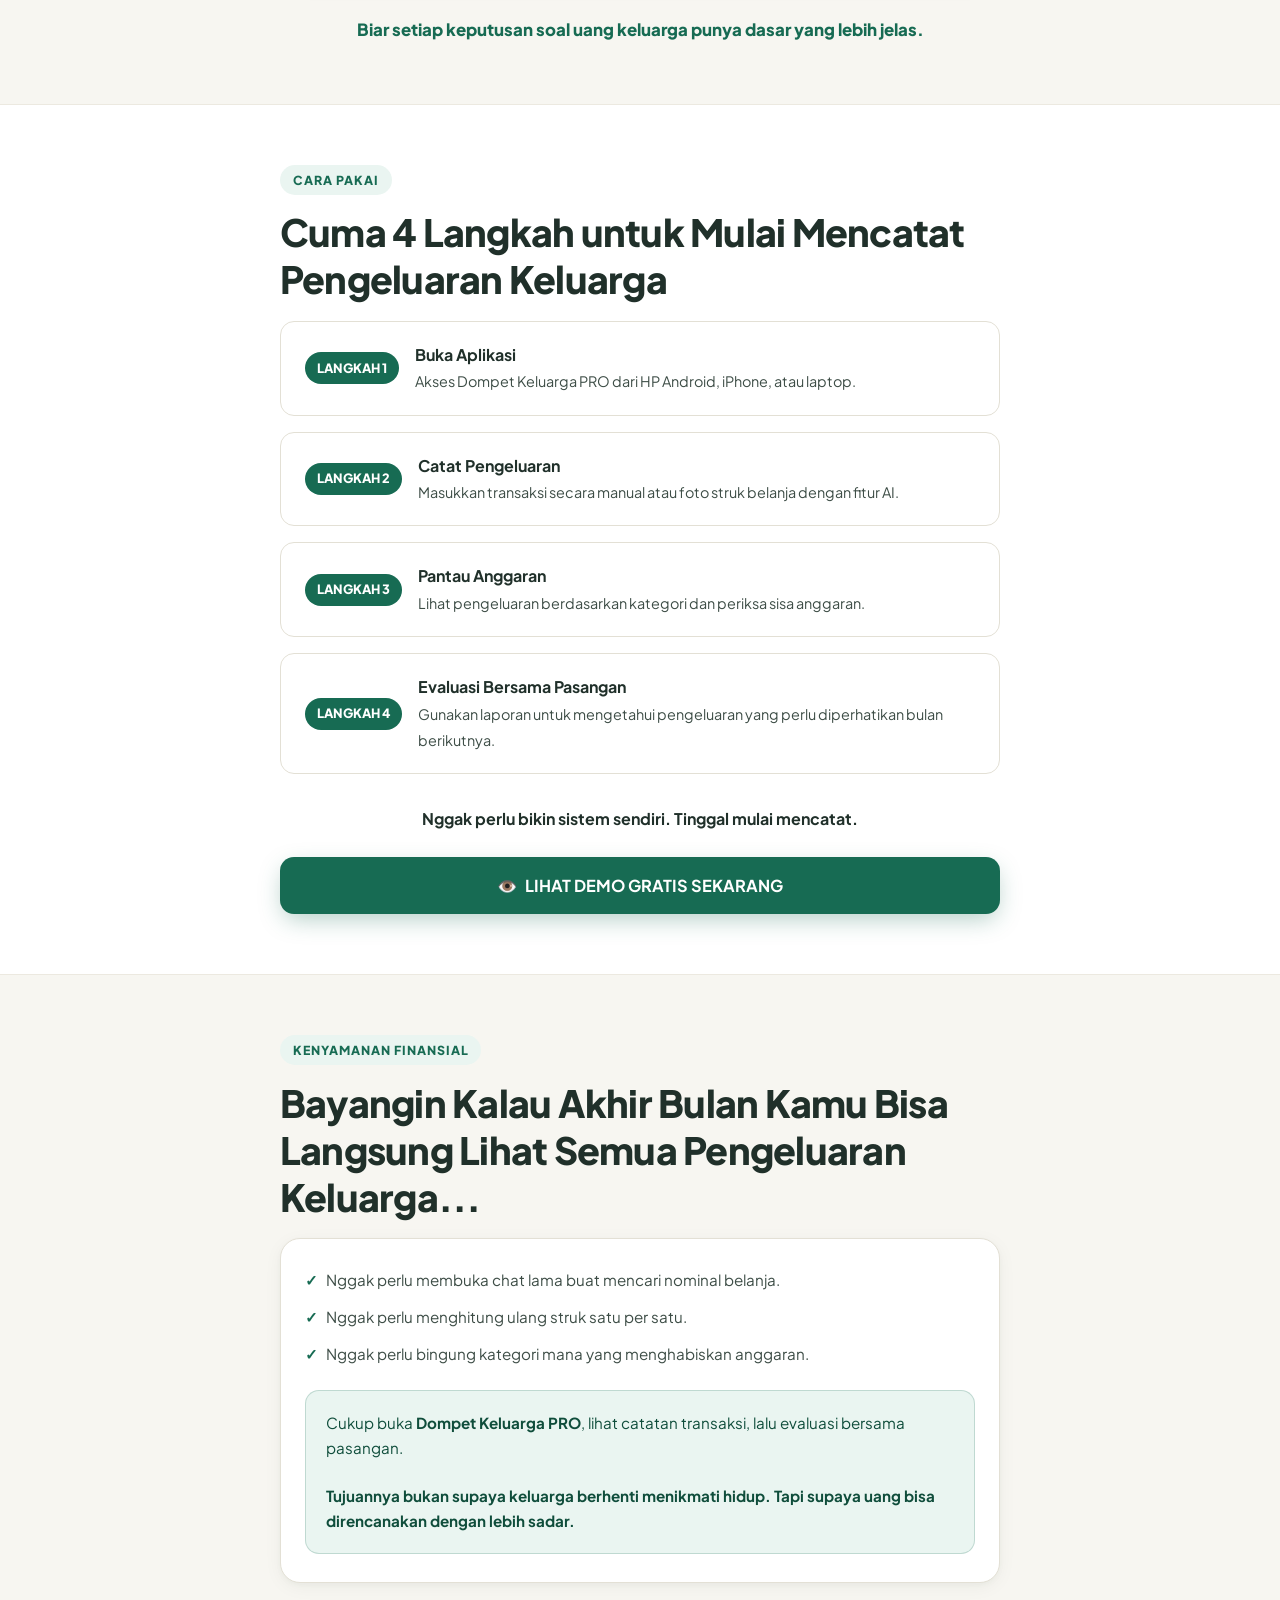
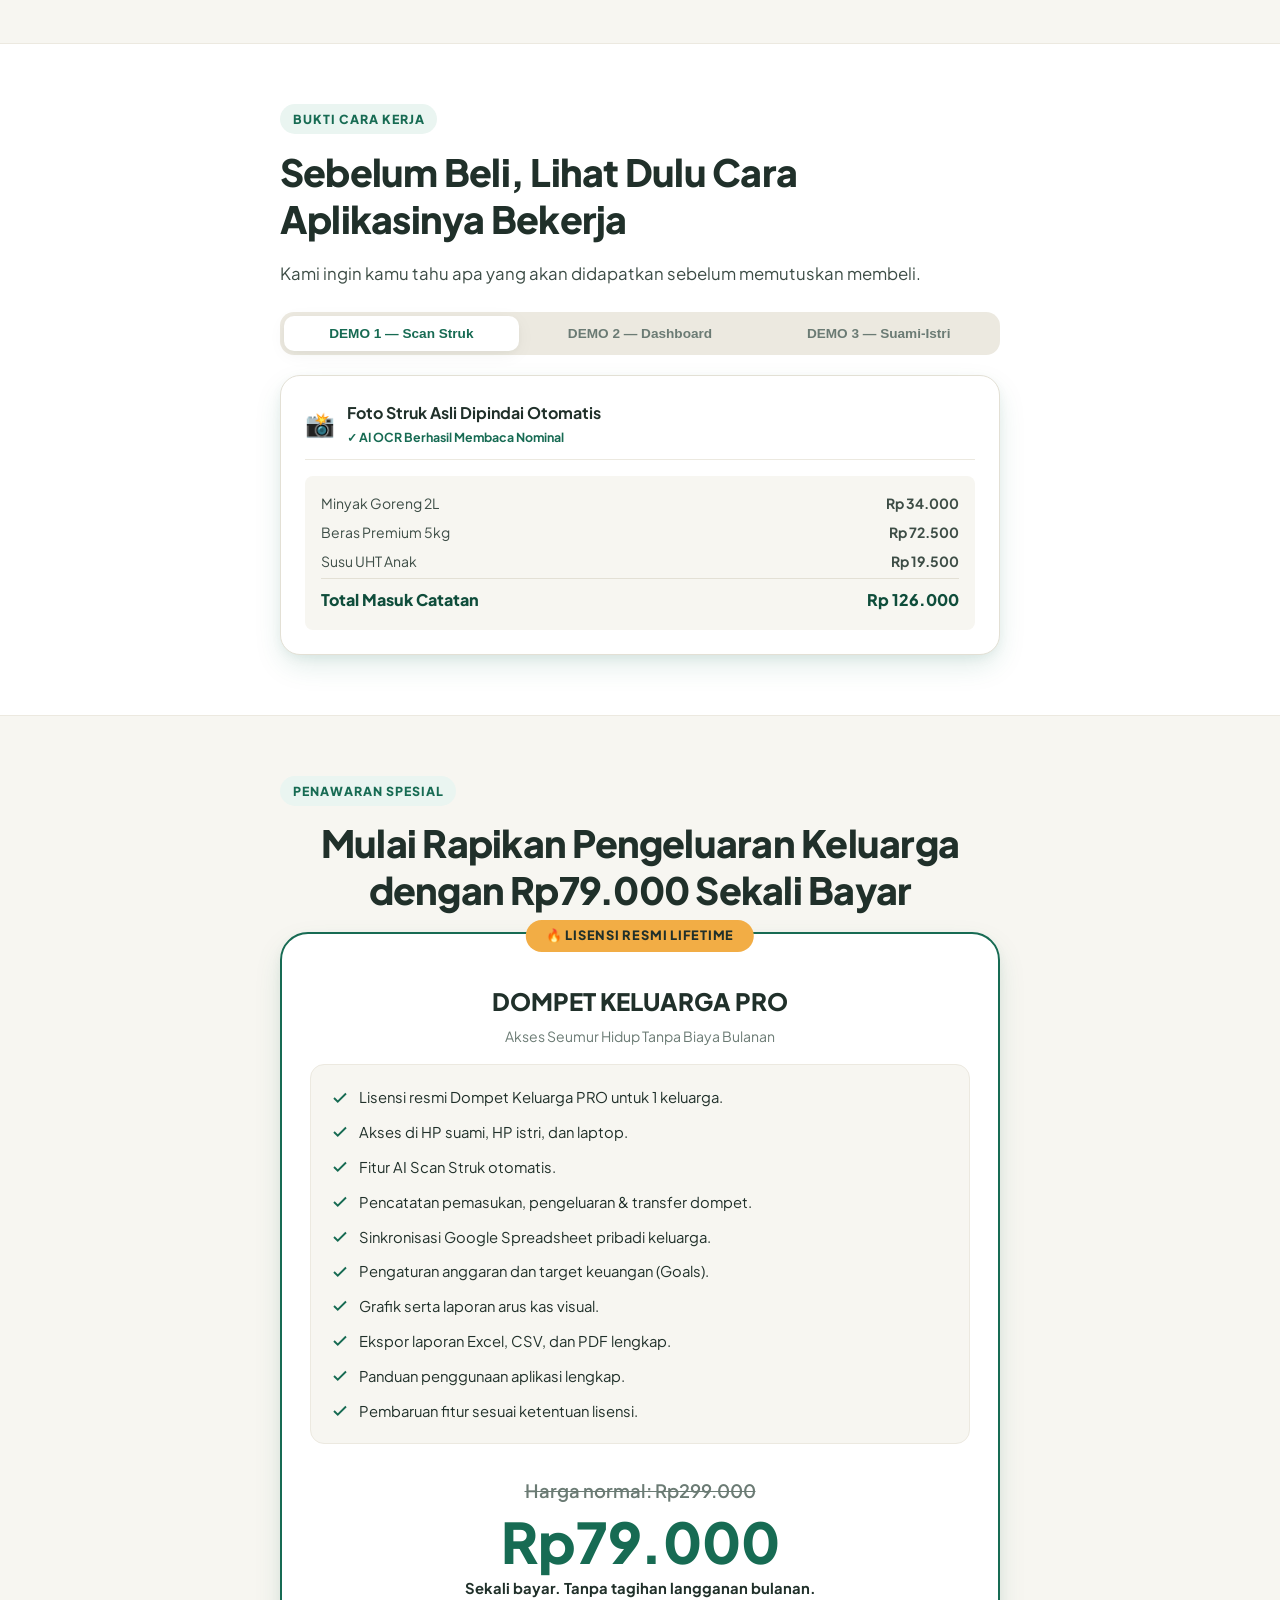
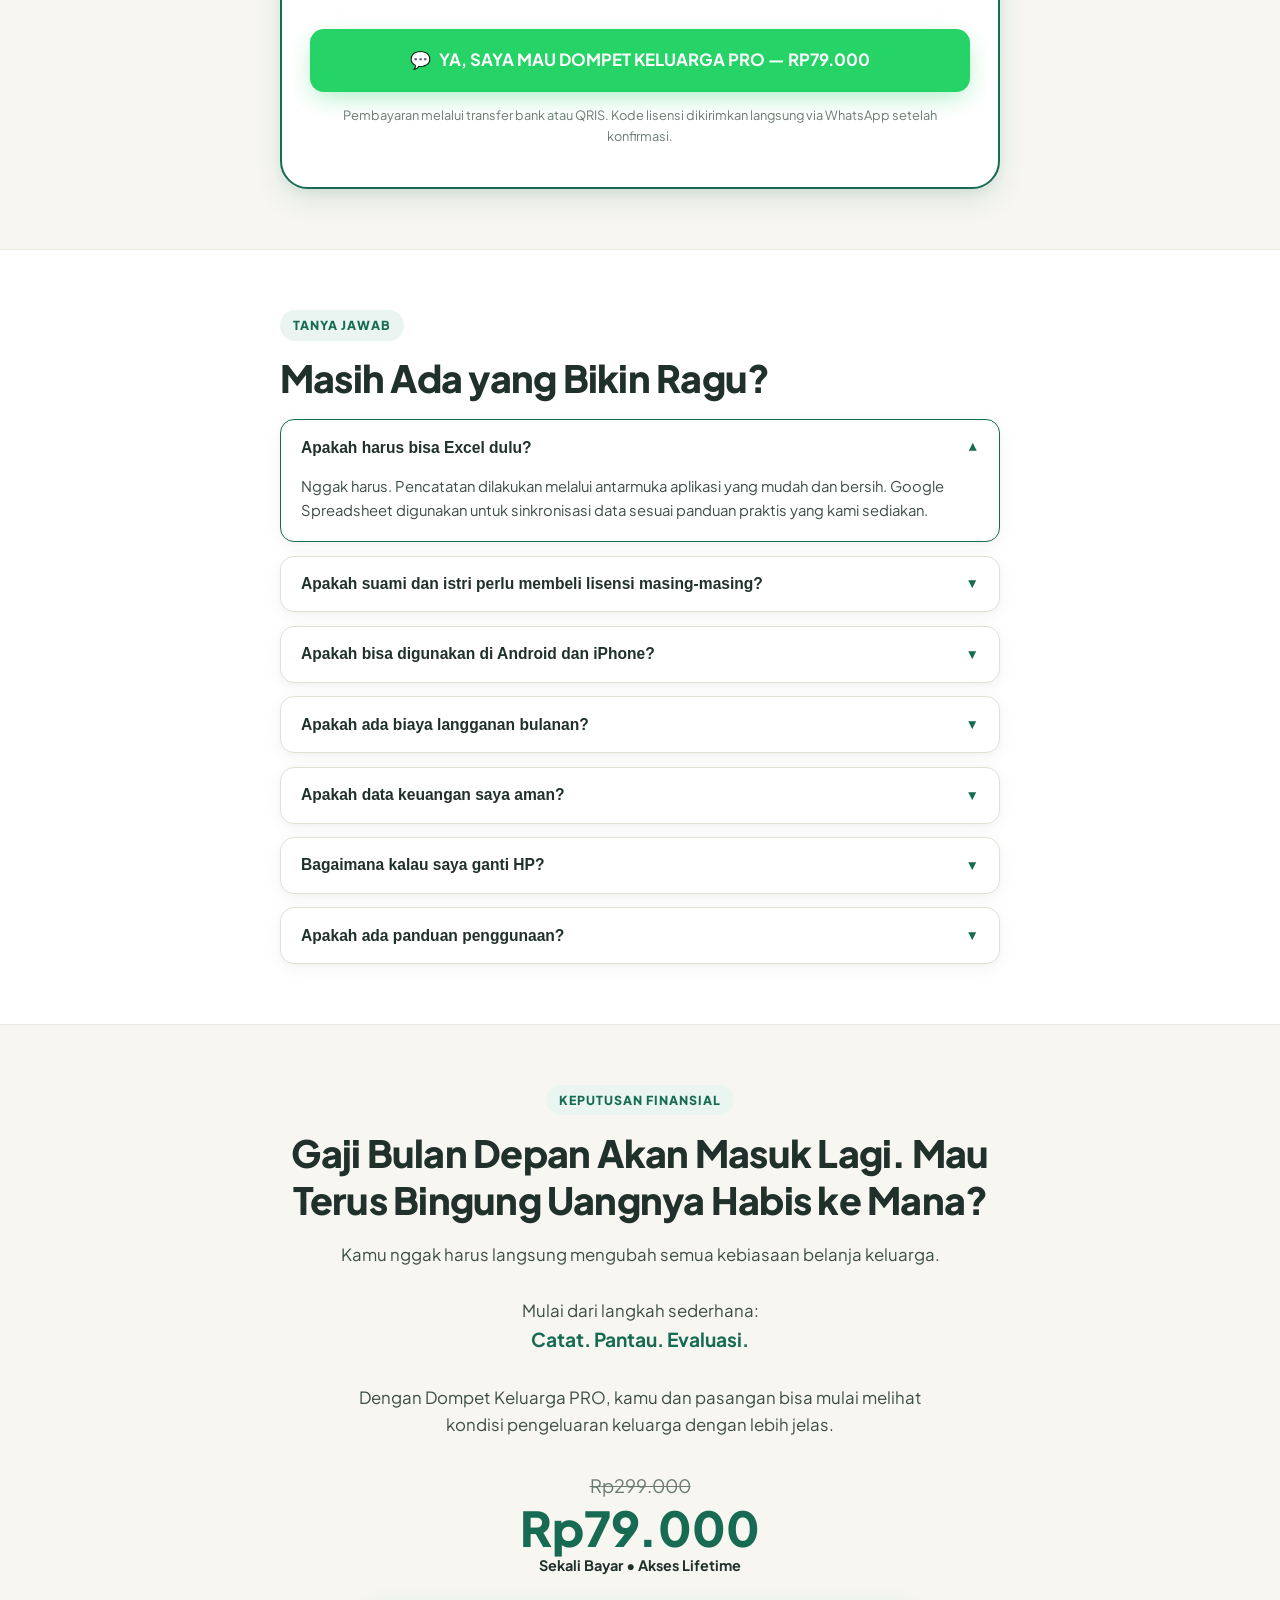
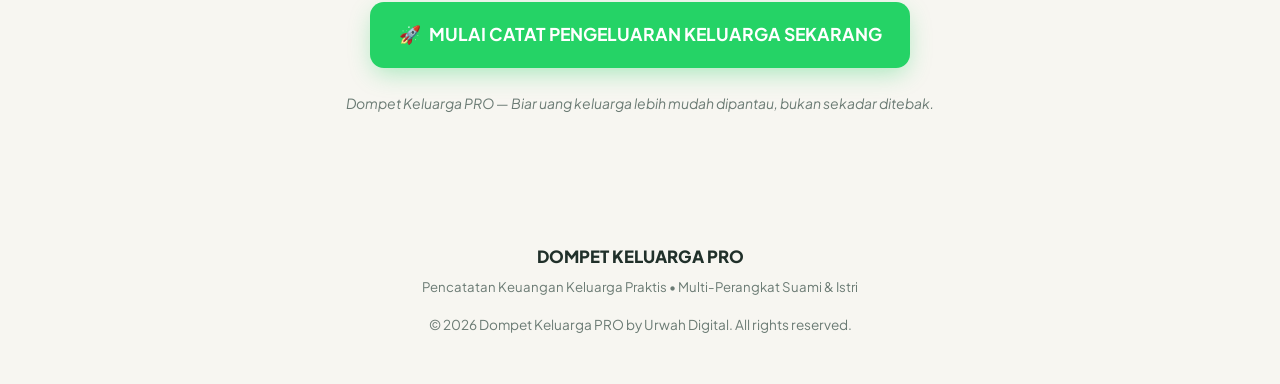
<file: landing.pre-codex-20261009.html>
<!DOCTYPE html>
<html lang="id">
<head>
  <meta charset="UTF-8">
  <meta name="viewport" content="width=device-width, initial-scale=1.0, maximum-scale=1.0, user-scalable=no">
  <title>Dompet Keluarga PRO — Biar Uang Keluarga Lebih Mudah Dikontrol</title>
  <meta name="description" content="Aplikasi pencatatan pengeluaran keluarga yang bisa digunakan bersama suami dan istri. Cukup foto struk belanja, pantau anggaran keluarga dari HP.">
  <meta name="theme-color" content="#176B53">

  <!-- OpenGraph Metadata -->
  <meta property="og:title" content="Dompet Keluarga PRO — Biar Uang Keluarga Lebih Mudah Dikontrol">
  <meta property="og:description" content="Aplikasi pencatatan pengeluaran keluarga untuk suami dan istri. Cukup foto struk belanja, pantau anggaran keluarga langsung dari HP.">
  <meta property="og:type" content="website">
  <meta property="og:url" content="https://urwahdigital.space/landing">

  <!-- Fonts: Plus Jakarta Sans -->
  <link rel="preconnect" href="https://fonts.googleapis.com">
  <link rel="preconnect" href="https://fonts.gstatic.com" crossorigin>
  <link href="https://fonts.googleapis.com/css2?family=Plus+Jakarta+Sans:wght@400;500;600;700;800;900&display=swap" rel="stylesheet">
  
  <link rel="stylesheet" href="css/landing.css?v=20261009_02">
</head>
<body>

  <!-- ================= TOP NAVIGATION ================= -->
  <header class="site-nav">
    <div class="container nav-inner">
      <a href="landing.html" class="brand-logo">
        <div class="brand-icon">▣</div>
        <span>Dompet Keluarga</span>
        <span class="brand-badge">PRO</span>
      </a>

      <div style="display:flex;align-items:center;gap:0.5rem;">
        <a href="index.html" class="btn btn-secondary nav-btn" style="width:auto;">
          <span>📱 Buka App</span>
        </a>
        <a href="#penawaran" class="btn btn-primary nav-btn" style="width:auto;">
          <span>Beli PRO (Rp79rb)</span>
        </a>
      </div>
    </div>
  </header>

  <!-- ================= SECTION 1 — HERO ================= -->
  <section class="hero-section">
    <div class="container">
      <div class="hero-pretitle">DOMPET KELUARGA PRO</div>
      <p style="font-size:0.95rem;color:var(--color-text-muted);font-style:italic;margin-bottom:1rem;">
        Biar Uang Keluarga Lebih Mudah Dikontrol
      </p>

      <h1 class="hero-title">
        Gaji Rp3–5 Juta Sebulan, Tapi Belum Tanggal 20 Uang Sudah Menipis?
      </h1>

      <div style="font-size:1.25rem;font-weight:800;color:var(--color-primary);margin-bottom:1.15rem;">
        Sekarang Kamu Bisa Tahu Ke Mana Uang Keluarga Pergi!
      </div>

      <p class="hero-subtitle">
        Nggak perlu lagi bingung uang belanja habis buat apa.<br><br>
        Dengan <strong>Dompet Keluarga PRO</strong>, kamu dan pasangan bisa mencatat pengeluaran dalam 1 aplikasi. Cukup foto struk belanja, cek hasilnya, dan pantau anggaran keluarga langsung dari HP.
      </p>

      <!-- Primary Hero CTA -->
      <div style="margin-bottom:1.5rem;">
        <a href="index.html" class="btn btn-primary" style="font-size:1.1rem;padding:1.05rem 1.5rem;">
          <span>📱</span>
          <span>LIHAT DEMO DOMPET KELUARGA PRO</span>
        </a>
      </div>

      <!-- Trust Badges -->
      <div class="hero-trust-list">
        <div class="hero-trust-item">
          <svg width="18" height="18" viewBox="0 0 24 24" fill="none" stroke="currentColor" stroke-width="2.5"><path d="M20 6L9 17l-5-5"/></svg>
          <span>Bisa digunakan di Android & iPhone</span>
        </div>
        <div class="hero-trust-item">
          <svg width="18" height="18" viewBox="0 0 24 24" fill="none" stroke="currentColor" stroke-width="2.5"><path d="M20 6L9 17l-5-5"/></svg>
          <span>Catatan pengeluaran suami-istri terhubung</span>
        </div>
        <div class="hero-trust-item">
          <svg width="18" height="18" viewBox="0 0 24 24" fill="none" stroke="currentColor" stroke-width="2.5"><path d="M20 6L9 17l-5-5"/></svg>
          <span>Sekali bayar, tanpa langganan bulanan</span>
        </div>
      </div>

      <!-- Visual Mockup Card -->
      <div class="hero-mockup-card">
        <div class="mockup-header-bar">
          <div style="display:flex;align-items:center;gap:0.5rem;">
            <div style="width:10px;height:10px;border-radius:50%;background:#ef4444;"></div>
            <div style="width:10px;height:10px;border-radius:50%;background:#f59e0b;"></div>
            <div style="width:10px;height:10px;border-radius:50%;background:#10b981;"></div>
            <span style="font-size:0.8rem;font-weight:700;color:var(--color-heading);margin-left:0.35rem;">Dashboard Keuangan Keluarga</span>
          </div>
          <span style="font-size:0.75rem;background:var(--color-primary-soft);color:var(--color-primary);padding:0.2rem 0.5rem;border-radius:4px;font-weight:700;">Live Preview</span>
        </div>

        <div class="mockup-stat-grid">
          <div class="mockup-stat-box">
            <div class="mockup-stat-label">Sisa Anggaran Bulan Ini</div>
            <div class="mockup-stat-val" style="color:var(--color-primary);">Rp 2.450.000</div>
          </div>
          <div class="mockup-stat-box">
            <div class="mockup-stat-label">Pengeluaran Tercatat</div>
            <div class="mockup-stat-val" style="color:var(--color-danger);">Rp 2.150.000</div>
          </div>
        </div>

        <div style="background:var(--color-bg);padding:0.85rem 1rem;border-radius:var(--radius-sm);border:1px solid var(--color-border-subtle);display:flex;justify-content:space-between;align-items:center;font-size:0.875rem;">
          <div>
            <div style="font-weight:700;color:var(--color-heading);">🛒 Belanja Sayur & Dapur</div>
            <div style="font-size:0.75rem;color:var(--color-text-muted);">Foto Struk AI • Tercatat oleh Istri</div>
          </div>
          <div style="font-weight:800;color:var(--color-danger);">- Rp 65.000</div>
        </div>
      </div>
    </div>
  </section>

  <!-- ================= SECTION 2 — PROBLEM SETUP ================= -->
  <section class="section section-alt">
    <div class="container">
      <div class="section-tag">Fakta Pengeluaran Harian</div>
      <h2 class="section-heading">
        Pernah Ngerasa Nggak Beli Barang Mahal, Tapi Uang Rp3 Juta Bisa Habis Begitu Saja?
      </h2>
      <p class="section-desc">
        Coba perhatikan pengeluaran kecil sehari-hari berikut ini:
      </p>

      <div class="expense-table-wrap">
        <table class="expense-table">
          <thead>
            <tr>
              <th>Pos Pengeluaran</th>
              <th style="text-align:right;">Nomor Nominal</th>
            </tr>
          </thead>
          <tbody>
            <tr>
              <td>Belanja dapur</td>
              <td style="text-align:right;font-weight:600;">Rp50.000</td>
            </tr>
            <tr>
              <td>Jajan anak</td>
              <td style="text-align:right;font-weight:600;">Rp20.000</td>
            </tr>
            <tr>
              <td>Makan atau minum di luar</td>
              <td style="text-align:right;font-weight:600;">Rp35.000</td>
            </tr>
            <tr>
              <td>Kebutuhan mendadak</td>
              <td style="text-align:right;font-weight:600;">Rp25.000</td>
            </tr>
            <tr>
              <td>Total sehari</td>
              <td style="text-align:right;">Rp130.000</td>
            </tr>
          </tbody>
        </table>
      </div>

      <p class="section-desc">
        Bayangkan kalau pengeluaran sebesar itu terjadi setiap hari:
      </p>

      <div class="calc-callout">
        <div style="font-size:0.875rem;font-weight:700;color:var(--color-heading);">Kalkulasi 30 Hari:</div>
        <div class="calc-callout-number">30 hari × Rp130.000 = Rp3.900.000</div>
        <div style="font-size:0.8rem;color:var(--color-text-muted);">
          *Angka ini contoh ilustrasi, bukan berarti semua pengeluaran tersebut tidak perlu.
        </div>
      </div>

      <div style="margin-top:1.75rem;font-size:1.05rem;color:var(--color-heading);line-height:1.65;">
        Masalahnya bukan selalu seberapa banyak uang yang dibelanjakan.<br><br>
        <strong style="color:var(--color-primary);font-size:1.15rem;">Tapi seberapa jelas kamu tahu ke mana uang itu pergi.</strong>
      </div>
    </div>
  </section>

  <!-- ================= SECTION 3 — AGITATE ================= -->
  <section class="section">
    <div class="container">
      <div class="section-tag">Siklus Bulanan</div>
      <h2 class="section-heading">
        Tiap Bulan Gajian, Tiap Bulan Juga Bingung Uangnya Habis ke Mana?
      </h2>

      <div class="agitate-card">
        <div class="agitate-timeline">
          <div class="agitate-step">
            <div class="agitate-dot">1</div>
            <div><strong>Awal bulan:</strong> Uang di rekening masih terasa aman dan tenang.</div>
          </div>
          <div class="agitate-step">
            <div class="agitate-dot">2</div>
            <div><strong>Masuk minggu kedua:</strong> Pengeluaran kecil-kecil mulai bertambah.</div>
          </div>
          <div class="agitate-step">
            <div class="agitate-dot">3</div>
            <div><strong>Belum akhir bulan:</strong> Saldo di ATM sudah menipis drastis.</div>
          </div>
        </div>

        <div style="font-weight:800;color:var(--color-heading);margin-bottom:0.75rem;">
          Lalu mulai muncul pertanyaan-pertanyaan ini:
        </div>

        <div class="question-pill-list">
          <div class="question-pill">❓ "Kemarin belanja apa aja, ya?"</div>
          <div class="question-pill">❓ "Bulan ini kok pengeluaran lebih banyak?"</div>
          <div class="question-pill">❓ "Uang makan sama belanja dapur habis berapa?"</div>
          <div class="question-pill">❓ "Masih cukup nggak buat kebutuhan sampai gajian?"</div>
        </div>

        <div style="font-size:0.95rem;color:var(--color-text);margin-top:1.25rem;line-height:1.6;">
          Kalau nggak ada catatan, jawabannya cuma berdasarkan ingatan.<br><br>
          Padahal pengeluaran kecil yang nggak tercatat bisa membuat kita sulit melihat kondisi keuangan sebenarnya.<br><br>
          <strong style="color:var(--color-heading);">Bukan berarti harus berhenti belanja. Kita perlu tahu dulu uangnya dipakai untuk apa.</strong>
        </div>
      </div>
    </div>
  </section>

  <!-- ================= SECTION 4 — PRODUCT BRIDGING ================= -->
  <section class="section section-alt">
    <div class="container">
      <div class="product-bridge-box">
        <div style="font-size:0.85rem;font-weight:700;text-transform:uppercase;letter-spacing:0.08em;color:var(--color-accent);">
          Solusi Praktis Tanpa Rumit
        </div>
        <div class="product-bridge-title">
          Nggak Harus Jago Excel untuk Mulai Mengatur Pengeluaran Keluarga.
        </div>
        <p style="font-size:1rem;color:rgba(255,255,255,0.9);margin-bottom:1.5rem;">
          Kenalin... <strong>DOMPET KELUARGA PRO</strong><br>
          Aplikasi pencatatan pengeluaran keluarga yang bisa digunakan bersama suami dan istri.
        </p>

        <p style="font-size:0.925rem;color:rgba(255,255,255,0.85);line-height:1.6;">
          Dibuat untuk membantu kamu melihat pemasukan, pengeluaran, anggaran belanja, dan kondisi keuangan keluarga dalam satu tempat.
        </p>

        <div class="bridge-grid">
          <div class="bridge-item">✓ Mau catat belanja dapur? <strong>Bisa.</strong></div>
          <div class="bridge-item">✓ Mau lihat pengeluaran bulanan? <strong>Bisa.</strong></div>
          <div class="bridge-item">✓ Mau tahu sisa anggaran? <strong>Bisa.</strong></div>
          <div class="bridge-item">✓ Suami & istri catatan sama? <strong>Bisa.</strong></div>
        </div>

        <div style="font-weight:800;font-size:1.05rem;margin-bottom:1.5rem;">
          Semua lebih mudah dipantau tanpa harus bikin laporan dari nol.
        </div>

        <a href="index.html" class="btn" style="background:#ffffff;color:var(--color-primary);font-weight:800;box-shadow:0 8px 20px rgba(0,0,0,0.2);">
          <span>🚀</span>
          <span>COBA DEMO APLIKASINYA</span>
        </a>
      </div>
    </div>
  </section>

  <!-- ================= SECTION 5 — PRESENT BENEFIT ================= -->
  <section class="section">
    <div class="container">
      <div class="section-tag">Manfaat Utama</div>
      <h2 class="section-heading">
        5 Hal yang Bikin Pengeluaran Keluarga Lebih Mudah Dikontrol
      </h2>

      <div class="benefit-stack">
        <!-- Benefit 1 -->
        <div class="benefit-card">
          <div class="benefit-num">1</div>
          <div class="benefit-content">
            <h4>Tahu Uang Bulanan Habis untuk Apa</h4>
            <p>Nggak perlu menebak-nebak lagi. Lihat riwayat transaksi dan kategori pengeluaran untuk mengetahui pos belanja terbesar.</p>
          </div>
        </div>

        <!-- Benefit 2 -->
        <div class="benefit-card">
          <div class="benefit-num">2</div>
          <div class="benefit-content">
            <h4>Cukup Foto Struk, Nggak Perlu Ketik Semua Belanjaan</h4>
            <p>Fitur AI Scan Struk membantu membaca nominal dan rincian belanja secara otomatis. Tinggal cek hasilnya sebelum disimpan.</p>
          </div>
        </div>

        <!-- Benefit 3 -->
        <div class="benefit-card">
          <div class="benefit-num">3</div>
          <div class="benefit-content">
            <h4>Suami-Istri Bisa Pantau Catatan yang Sama</h4>
            <p>Catatan pengeluaran bisa disinkronkan ke Google Spreadsheet keluarga, sehingga kamu dan pasangan punya informasi yang sama.</p>
          </div>
        </div>

        <!-- Benefit 4 -->
        <div class="benefit-card">
          <div class="benefit-num">4</div>
          <div class="benefit-content">
            <h4>Lebih Mudah Menjaga Batas Uang Belanja</h4>
            <p>Tentukan anggaran untuk kebutuhan dapur, transportasi, hiburan, dan kategori lainnya. Lihat ketika pemakaian mendekati batas.</p>
          </div>
        </div>

        <!-- Benefit 5 -->
        <div class="benefit-card">
          <div class="benefit-num">5</div>
          <div class="benefit-content">
            <h4>Akhir Bulan Nggak Perlu Bingung Merekap</h4>
            <p>Lihat ringkasan pemasukan dan pengeluaran, lalu ekspor laporan jika diperlukan.</p>
          </div>
        </div>
      </div>

      <div style="text-align:center;margin-top:2rem;font-weight:800;color:var(--color-primary);font-size:1.05rem;">
        Biar setiap keputusan soal uang keluarga punya dasar yang lebih jelas.
      </div>
    </div>
  </section>

  <!-- ================= SECTION 6 — PRODUCT DEMONSTRATION ================= -->
  <section class="section section-alt">
    <div class="container">
      <div class="section-tag">Cara Pakai</div>
      <h2 class="section-heading">
        Cuma 4 Langkah untuk Mulai Mencatat Pengeluaran Keluarga
      </h2>

      <div class="steps-container">
        <div class="step-card">
          <div class="step-badge">LANGKAH 1</div>
          <div>
            <strong style="color:var(--color-heading);">Buka Aplikasi</strong><br>
            <span style="font-size:0.9rem;color:var(--color-text);">Akses Dompet Keluarga PRO dari HP Android, iPhone, atau laptop.</span>
          </div>
        </div>

        <div class="step-card">
          <div class="step-badge">LANGKAH 2</div>
          <div>
            <strong style="color:var(--color-heading);">Catat Pengeluaran</strong><br>
            <span style="font-size:0.9rem;color:var(--color-text);">Masukkan transaksi secara manual atau foto struk belanja dengan fitur AI.</span>
          </div>
        </div>

        <div class="step-card">
          <div class="step-badge">LANGKAH 3</div>
          <div>
            <strong style="color:var(--color-heading);">Pantau Anggaran</strong><br>
            <span style="font-size:0.9rem;color:var(--color-text);">Lihat pengeluaran berdasarkan kategori dan periksa sisa anggaran.</span>
          </div>
        </div>

        <div class="step-card">
          <div class="step-badge">LANGKAH 4</div>
          <div>
            <strong style="color:var(--color-heading);">Evaluasi Bersama Pasangan</strong><br>
            <span style="font-size:0.9rem;color:var(--color-text);">Gunakan laporan untuk mengetahui pengeluaran yang perlu diperhatikan bulan berikutnya.</span>
          </div>
        </div>
      </div>

      <div style="text-align:center;margin-bottom:1.5rem;font-weight:700;color:var(--color-heading);">
        Nggak perlu bikin sistem sendiri. Tinggal mulai mencatat.
      </div>

      <a href="index.html" class="btn btn-primary">
        <span>👁️</span>
        <span>LIHAT DEMO GRATIS SEKARANG</span>
      </a>
    </div>
  </section>

  <!-- ================= SECTION 7 — FUTURE PACING ================= -->
  <section class="section">
    <div class="container">
      <div class="section-tag">Kenyamanan Finansial</div>
      <h2 class="section-heading">
        Bayangin Kalau Akhir Bulan Kamu Bisa Langsung Lihat Semua Pengeluaran Keluarga...
      </h2>

      <div class="agitate-card">
        <ul style="list-style:none;display:flex;flex-direction:column;gap:0.75rem;margin-bottom:1.5rem;font-size:0.95rem;">
          <li style="display:flex;align-items:center;gap:0.5rem;">
            <span style="color:var(--color-primary);font-weight:800;">✓</span>
            <span>Nggak perlu membuka chat lama buat mencari nominal belanja.</span>
          </li>
          <li style="display:flex;align-items:center;gap:0.5rem;">
            <span style="color:var(--color-primary);font-weight:800;">✓</span>
            <span>Nggak perlu menghitung ulang struk satu per satu.</span>
          </li>
          <li style="display:flex;align-items:center;gap:0.5rem;">
            <span style="color:var(--color-primary);font-weight:800;">✓</span>
            <span>Nggak perlu bingung kategori mana yang menghabiskan anggaran.</span>
          </li>
        </ul>

        <div style="background:var(--color-primary-soft);padding:1.25rem;border-radius:var(--radius-md);border:1px solid rgba(23,107,83,0.2);color:var(--color-primary-dark);font-size:0.95rem;line-height:1.6;">
          Cukup buka <strong>Dompet Keluarga PRO</strong>, lihat catatan transaksi, lalu evaluasi bersama pasangan.<br><br>
          <strong>Tujuannya bukan supaya keluarga berhenti menikmati hidup. Tapi supaya uang bisa direncanakan dengan lebih sadar.</strong>
        </div>
      </div>
    </div>
  </section>

  <!-- ================= SECTION 8 — SOCIAL PROOF & LIVE DEMOS ================= -->
  <section class="section section-alt">
    <div class="container">
      <div class="section-tag">Bukti Cara Kerja</div>
      <h2 class="section-heading">
        Sebelum Beli, Lihat Dulu Cara Aplikasinya Bekerja
      </h2>
      <p class="section-desc">
        Kami ingin kamu tahu apa yang akan didapatkan sebelum memutuskan membeli.
      </p>

      <!-- Demo Tabs Nav -->
      <div class="demo-tabs-nav">
        <button type="button" class="demo-tab-btn active" onclick="switchLandingDemo('ocr', this)">DEMO 1 — Scan Struk</button>
        <button type="button" class="demo-tab-btn" onclick="switchLandingDemo('dashboard', this)">DEMO 2 — Dashboard</button>
        <button type="button" class="demo-tab-btn" onclick="switchLandingDemo('sync', this)">DEMO 3 — Suami-Istri</button>
      </div>

      <!-- Demo Viewport -->
      <div class="demo-viewport" id="landing-demo-box">
        <!-- Demo 1 Default (OCR) -->
        <div style="display:flex;flex-direction:column;gap:1rem;">
          <div style="display:flex;align-items:center;gap:0.75rem;padding-bottom:0.75rem;border-bottom:1px solid var(--color-border-subtle);">
            <span style="font-size:1.5rem;">📸</span>
            <div>
              <strong style="color:var(--color-heading);">Foto Struk Asli Dipindai Otomatis</strong>
              <div style="font-size:0.775rem;color:var(--color-primary);font-weight:700;">✓ AI OCR Berhasil Membaca Nominal</div>
            </div>
          </div>
          <div style="background:var(--color-bg);padding:1rem;border-radius:var(--radius-sm);font-size:0.875rem;">
            <div style="display:flex;justify-content:space-between;margin-bottom:0.35rem;"><span>Minyak Goreng 2L</span><strong>Rp 34.000</strong></div>
            <div style="display:flex;justify-content:space-between;margin-bottom:0.35rem;"><span>Beras Premium 5kg</span><strong>Rp 72.500</strong></div>
            <div style="display:flex;justify-content:space-between;margin-bottom:0.35rem;"><span>Susu UHT Anak</span><strong>Rp 19.500</strong></div>
            <div style="border-top:1px solid var(--color-border);padding-top:0.5rem;display:flex;justify-content:space-between;font-weight:800;color:var(--color-primary-dark);font-size:1rem;">
              <span>Total Masuk Catatan</span><span>Rp 126.000</span>
            </div>
          </div>
        </div>
      </div>
    </div>
  </section>

  <!-- ================= SECTION 9 — OFFER STACK (RP 79.000) ================= -->
  <section class="section" id="penawaran">
    <div class="container">
      <div class="section-tag">Penawaran Spesial</div>
      <h2 class="section-heading" style="text-align:center;">
        Mulai Rapikan Pengeluaran Keluarga dengan Rp79.000 Sekali Bayar
      </h2>

      <div class="offer-box">
        <div class="offer-ribbon">🔥 LISENSI RESMI LIFETIME</div>
        <div class="offer-title">DOMPET KELUARGA PRO</div>
        <p style="font-size:0.875rem;color:var(--color-text-muted);margin-bottom:1rem;">Akses Seumur Hidup Tanpa Biaya Bulanan</p>

        <ul class="offer-checklist">
          <li>
            <svg width="18" height="18" viewBox="0 0 24 24" fill="none" stroke="currentColor" stroke-width="2.5"><path d="M20 6L9 17l-5-5"/></svg>
            <span>Lisensi resmi Dompet Keluarga PRO untuk 1 keluarga.</span>
          </li>
          <li>
            <svg width="18" height="18" viewBox="0 0 24 24" fill="none" stroke="currentColor" stroke-width="2.5"><path d="M20 6L9 17l-5-5"/></svg>
            <span>Akses di HP suami, HP istri, dan laptop.</span>
          </li>
          <li>
            <svg width="18" height="18" viewBox="0 0 24 24" fill="none" stroke="currentColor" stroke-width="2.5"><path d="M20 6L9 17l-5-5"/></svg>
            <span>Fitur AI Scan Struk otomatis.</span>
          </li>
          <li>
            <svg width="18" height="18" viewBox="0 0 24 24" fill="none" stroke="currentColor" stroke-width="2.5"><path d="M20 6L9 17l-5-5"/></svg>
            <span>Pencatatan pemasukan, pengeluaran & transfer dompet.</span>
          </li>
          <li>
            <svg width="18" height="18" viewBox="0 0 24 24" fill="none" stroke="currentColor" stroke-width="2.5"><path d="M20 6L9 17l-5-5"/></svg>
            <span>Sinkronisasi Google Spreadsheet pribadi keluarga.</span>
          </li>
          <li>
            <svg width="18" height="18" viewBox="0 0 24 24" fill="none" stroke="currentColor" stroke-width="2.5"><path d="M20 6L9 17l-5-5"/></svg>
            <span>Pengaturan anggaran dan target keuangan (Goals).</span>
          </li>
          <li>
            <svg width="18" height="18" viewBox="0 0 24 24" fill="none" stroke="currentColor" stroke-width="2.5"><path d="M20 6L9 17l-5-5"/></svg>
            <span>Grafik serta laporan arus kas visual.</span>
          </li>
          <li>
            <svg width="18" height="18" viewBox="0 0 24 24" fill="none" stroke="currentColor" stroke-width="2.5"><path d="M20 6L9 17l-5-5"/></svg>
            <span>Ekspor laporan Excel, CSV, dan PDF lengkap.</span>
          </li>
          <li>
            <svg width="18" height="18" viewBox="0 0 24 24" fill="none" stroke="currentColor" stroke-width="2.5"><path d="M20 6L9 17l-5-5"/></svg>
            <span>Panduan penggunaan aplikasi lengkap.</span>
          </li>
          <li>
            <svg width="18" height="18" viewBox="0 0 24 24" fill="none" stroke="currentColor" stroke-width="2.5"><path d="M20 6L9 17l-5-5"/></svg>
            <span>Pembaruan fitur sesuai ketentuan lisensi.</span>
          </li>
        </ul>

        <div>
          <div class="price-strike">Harga normal: Rp299.000</div>
          <div class="price-main-big">Rp79.000</div>
          <div class="price-subtag">Sekali bayar. Tanpa tagihan langganan bulanan.</div>
        </div>

        <!-- WhatsApp Checkout CTA -->
        <a 
          href="https://wa.me/6281234567890?text=Halo%20Admin%20Dompet%20Keluarga%20PRO%2C%20saya%20mau%20mengambil%20Promo%20Lisensi%20Lifetime%20Rp%2079.000.%20Mohon%20info%20nomor%20rekening%20pembayarannya%20ya." 
          target="_blank" 
          rel="noopener noreferrer"
          class="btn btn-wa"
          style="font-size:1.05rem;padding:1.1rem 1.5rem;"
        >
          <span>💬</span>
          <span>YA, SAYA MAU DOMPET KELUARGA PRO — RP79.000</span>
        </a>

        <div style="font-size:0.8rem;color:var(--color-text-muted);margin-top:0.85rem;">
          Pembayaran melalui transfer bank atau QRIS. Kode lisensi dikirimkan langsung via WhatsApp setelah konfirmasi.
        </div>
      </div>
    </div>
  </section>

  <!-- ================= SECTION 10 — HANDLING OBJECTION / FAQ ================= -->
  <section class="section section-alt" id="faq">
    <div class="container">
      <div class="section-tag">Tanya Jawab</div>
      <h2 class="section-heading">
        Masih Ada yang Bikin Ragu?
      </h2>

      <div class="faq-list">
        <!-- FAQ 1 -->
        <div class="faq-item active">
          <button type="button" class="faq-btn" onclick="toggleFaqLanding(this)">
            <span>Apakah harus bisa Excel dulu?</span>
            <span class="faq-icon">▼</span>
          </button>
          <div class="faq-content">
            Nggak harus. Pencatatan dilakukan melalui antarmuka aplikasi yang mudah dan bersih. Google Spreadsheet digunakan untuk sinkronisasi data sesuai panduan praktis yang kami sediakan.
          </div>
        </div>

        <!-- FAQ 2 -->
        <div class="faq-item">
          <button type="button" class="faq-btn" onclick="toggleFaqLanding(this)">
            <span>Apakah suami dan istri perlu membeli lisensi masing-masing?</span>
            <span class="faq-icon">▼</span>
          </button>
          <div class="faq-content">
            Tidak. Satu lisensi Dompet Keluarga PRO ditujukan untuk penggunaan satu keluarga (bisa dipakai di HP suami, HP istri, dan laptop) sesuai ketentuan lisensi.
          </div>
        </div>

        <!-- FAQ 3 -->
        <div class="faq-item">
          <button type="button" class="faq-btn" onclick="toggleFaqLanding(this)">
            <span>Apakah bisa digunakan di Android dan iPhone?</span>
            <span class="faq-icon">▼</span>
          </button>
          <div class="faq-content">
            Bisa. Aplikasi menggunakan teknologi web app modern (PWA) yang dapat diakses melalui browser HP apa pun dan dapat ditambahkan langsung ke layar utama (*Add to Home Screen*).
          </div>
        </div>

        <!-- FAQ 4 -->
        <div class="faq-item">
          <button type="button" class="faq-btn" onclick="toggleFaqLanding(this)">
            <span>Apakah ada biaya langganan bulanan?</span>
            <span class="faq-icon">▼</span>
          </button>
          <div class="faq-content">
            Tidak ada biaya langganan bulanan untuk lisensi Dompet Keluarga PRO. Cukup bayar satu kali saat promo Rp79.000 untuk akses seumur hidup.
          </div>
        </div>

        <!-- FAQ 5 -->
        <div class="faq-item">
          <button type="button" class="faq-btn" onclick="toggleFaqLanding(this)">
            <span>Apakah data keuangan saya aman?</span>
            <span class="faq-icon">▼</span>
          </button>
          <div class="faq-content">
            Sangat aman. Data disinkronkan dengan Google Spreadsheet yang terhubung langsung ke akun Google pribadi Anda sendiri. Kami sebagai pengembang tidak menyimpan catatan nominal keuangan keluarga Anda.
          </div>
        </div>

        <!-- FAQ 6 -->
        <div class="faq-item">
          <button type="button" class="faq-btn" onclick="toggleFaqLanding(this)">
            <span>Bagaimana kalau saya ganti HP?</span>
            <span class="faq-icon">▼</span>
          </button>
          <div class="faq-content">
            Lisensi dapat digunakan kembali mengikuti prosedur aktivasi perangkat baru sesuai panduan dengan memasukkan nomor WhatsApp / email terdaftar Anda.
          </div>
        </div>

        <!-- FAQ 7 -->
        <div class="faq-item">
          <button type="button" class="faq-btn" onclick="toggleFaqLanding(this)">
            <span>Apakah ada panduan penggunaan?</span>
            <span class="faq-icon">▼</span>
          </button>
          <div class="faq-content">
            Ya. Paket lisensi mencakup panduan penggunaan aplikasi langkah demi langkah agar Anda dan pasangan bisa langsung memakainya dalam 5 menit.
          </div>
        </div>
      </div>
    </div>
  </section>

  <!-- ================= SECTION 11 — FINAL CLOSING ================= -->
  <section class="section" style="text-align:center;padding-bottom:5rem;">
    <div class="container">
      <div class="section-tag">Keputusan Finansial</div>
      <h2 class="section-heading">
        Gaji Bulan Depan Akan Masuk Lagi. Mau Terus Bingung Uangnya Habis ke Mana?
      </h2>

      <p class="section-desc" style="max-width:600px;margin-left:auto;margin-right:auto;">
        Kamu nggak harus langsung mengubah semua kebiasaan belanja keluarga.<br><br>
        Mulai dari langkah sederhana:<br>
        <strong style="color:var(--color-primary);font-size:1.2rem;">Catat. Pantau. Evaluasi.</strong><br><br>
        Dengan Dompet Keluarga PRO, kamu dan pasangan bisa mulai melihat kondisi pengeluaran keluarga dengan lebih jelas.
      </p>

      <div style="margin:2rem 0 1.5rem;">
        <div style="font-size:1.15rem;color:var(--color-text-muted);text-decoration:line-through;">Rp299.000</div>
        <div style="font-size:3rem;font-weight:900;color:var(--color-primary);line-height:1.1;">Rp79.000</div>
        <div style="font-size:0.9rem;font-weight:700;color:var(--color-heading);">Sekali Bayar • Akses Lifetime</div>
      </div>

      <a 
        href="https://wa.me/6281234567890?text=Halo%20Admin%20Dompet%20Keluarga%20PRO%2C%20saya%20mau%20mengambil%20Promo%20Lisensi%20Lifetime%20Rp%2079.000.%20Mohon%20info%20nomor%20rekening%20pembayarannya%20ya." 
        target="_blank" 
        rel="noopener noreferrer"
        class="btn btn-wa"
        style="font-size:1.1rem;padding:1.15rem 1.75rem;max-width:540px;margin:0 auto;"
      >
        <span>🚀</span>
        <span>MULAI CATAT PENGELUARAN KELUARGA SEKARANG</span>
      </a>

      <p style="font-size:0.875rem;color:var(--color-text-muted);font-style:italic;margin-top:1.5rem;">
        Dompet Keluarga PRO — Biar uang keluarga lebih mudah dipantau, bukan sekadar ditebak.
      </p>
    </div>
  </section>

  <!-- ================= FOOTER ================= -->
  <footer class="landing-footer">
    <div class="container">
      <div style="font-weight:800;color:var(--color-heading);font-size:1.05rem;margin-bottom:0.35rem;">
        DOMPET KELUARGA PRO
      </div>
      <p style="font-size:0.825rem;color:var(--color-text-muted);margin-bottom:1rem;">
        Pencatatan Keuangan Keluarga Praktis • Multi-Perangkat Suami & Istri
      </p>
      <div>
        © 2026 Dompet Keluarga PRO by Urwah Digital. All rights reserved.
      </div>
    </div>
  </footer>

  <!-- ================= MOBILE STICKY BOTTOM BAR ================= -->
  <div class="mobile-sticky-bar">
    <div class="sticky-price-wrap">
      <span class="sticky-price-label">Promo Lifetime:</span>
      <span class="sticky-price-val">Rp79.000</span>
    </div>
    <a 
      href="https://wa.me/6281234567890?text=Halo%20Admin%20Dompet%20Keluarga%20PRO%2C%20saya%20mau%20mengambil%20Promo%20Lisensi%20Lifetime%20Rp%2079.000." 
      target="_blank" 
      rel="noopener noreferrer"
      class="btn btn-wa"
      style="padding:0.7rem 1.25rem;font-size:0.925rem;width:auto;"
    >
      <span>💬 Beli via WA</span>
    </a>
  </div>

  <!-- ================= INTERACTIVE SCRIPTS ================= -->
  <script>
    // FAQ Accordion Toggle
    function toggleFaqLanding(button) {
      const item = button.parentElement;
      const isActive = item.classList.contains('active');
      
      document.querySelectorAll('.faq-item').forEach(el => el.classList.remove('active'));
      
      if (!isActive) {
        item.classList.add('active');
      }
    }

    // Demo Viewport Switcher
    function switchLandingDemo(type, btn) {
      document.querySelectorAll('.demo-tab-btn').forEach(b => b.classList.remove('active'));
      if (btn) btn.classList.add('active');

      const box = document.getElementById('landing-demo-box');
      if (type === 'ocr') {
        box.innerHTML = `
          <div style="display:flex;flex-direction:column;gap:1rem;">
            <div style="display:flex;align-items:center;gap:0.75rem;padding-bottom:0.75rem;border-bottom:1px solid var(--color-border-subtle);">
              <span style="font-size:1.5rem;">📸</span>
              <div>
                <strong style="color:var(--color-heading);">Foto Struk Asli Dipindai Otomatis</strong>
                <div style="font-size:0.775rem;color:var(--color-primary);font-weight:700;">✓ AI OCR Berhasil Membaca Nominal</div>
              </div>
            </div>
            <div style="background:var(--color-bg);padding:1rem;border-radius:var(--radius-sm);font-size:0.875rem;">
              <div style="display:flex;justify-content:space-between;margin-bottom:0.35rem;"><span>Minyak Goreng 2L</span><strong>Rp 34.000</strong></div>
              <div style="display:flex;justify-content:space-between;margin-bottom:0.35rem;"><span>Beras Premium 5kg</span><strong>Rp 72.500</strong></div>
              <div style="display:flex;justify-content:space-between;margin-bottom:0.35rem;"><span>Susu UHT Anak</span><strong>Rp 19.500</strong></div>
              <div style="border-top:1px solid var(--color-border);padding-top:0.5rem;display:flex;justify-content:space-between;font-weight:800;color:var(--color-primary-dark);font-size:1rem;">
                <span>Total Masuk Catatan</span><span>Rp 126.000</span>
              </div>
            </div>
          </div>
        `;
      } else if (type === 'dashboard') {
        box.innerHTML = `
          <div style="display:flex;flex-direction:column;gap:1rem;">
            <div style="display:flex;align-items:center;gap:0.75rem;padding-bottom:0.75rem;border-bottom:1px solid var(--color-border-subtle);">
              <span style="font-size:1.5rem;">📊</span>
              <div>
                <strong style="color:var(--color-heading);">Dashboard Pengeluaran Realtime</strong>
                <div style="font-size:0.775rem;color:var(--color-primary);font-weight:700;">Simulasi Data Keuangan Keluarga</div>
              </div>
            </div>
            <div style="display:grid;grid-template-columns:1fr 1fr;gap:0.75rem;">
              <div style="background:var(--color-primary-soft);padding:0.85rem;border-radius:var(--radius-sm);">
                <div style="font-size:0.75rem;font-weight:700;color:var(--color-primary-dark);">Pemasukan</div>
                <div style="font-size:1.15rem;font-weight:800;color:var(--color-primary);">Rp 5.500.000</div>
              </div>
              <div style="background:var(--color-danger-soft);padding:0.85rem;border-radius:var(--radius-sm);">
                <div style="font-size:0.75rem;font-weight:700;color:var(--color-danger);">Pengeluaran</div>
                <div style="font-size:1.15rem;font-weight:800;color:var(--color-danger);">Rp 3.100.000</div>
              </div>
            </div>
          </div>
        `;
      } else if (type === 'sync') {
        box.innerHTML = `
          <div style="display:flex;flex-direction:column;gap:1rem;text-align:center;">
            <div style="display:flex;justify-content:space-around;align-items:center;">
              <div style="background:var(--color-bg);padding:0.85rem;border-radius:var(--radius-sm);flex:1;">
                <div style="font-size:1.5rem;">📱</div>
                <strong style="font-size:0.85rem;color:var(--color-heading);">HP Suami</strong>
                <div style="font-size:0.75rem;color:var(--color-text-muted);">Bensin Rp 50.000</div>
              </div>
              <div style="padding:0 0.5rem;color:var(--color-primary);font-weight:800;font-size:1.25rem;">⇄</div>
              <div style="background:var(--color-bg);padding:0.85rem;border-radius:var(--radius-sm);flex:1;">
                <div style="font-size:1.5rem;">📱</div>
                <strong style="font-size:0.85rem;color:var(--color-heading);">HP Istri</strong>
                <div style="font-size:0.75rem;color:var(--color-text-muted);">Sayur Rp 45.000</div>
              </div>
            </div>
            <div style="background:var(--color-primary-soft);padding:0.65rem;border-radius:var(--radius-sm);font-size:0.8rem;color:var(--color-primary-dark);font-weight:700;">
              ✓ Otomatis terhubung ke 1 Google Spreadsheet Keluarga
            </div>
          </div>
        `;
      }
    }
  </script>
</body>
</html>
</file>
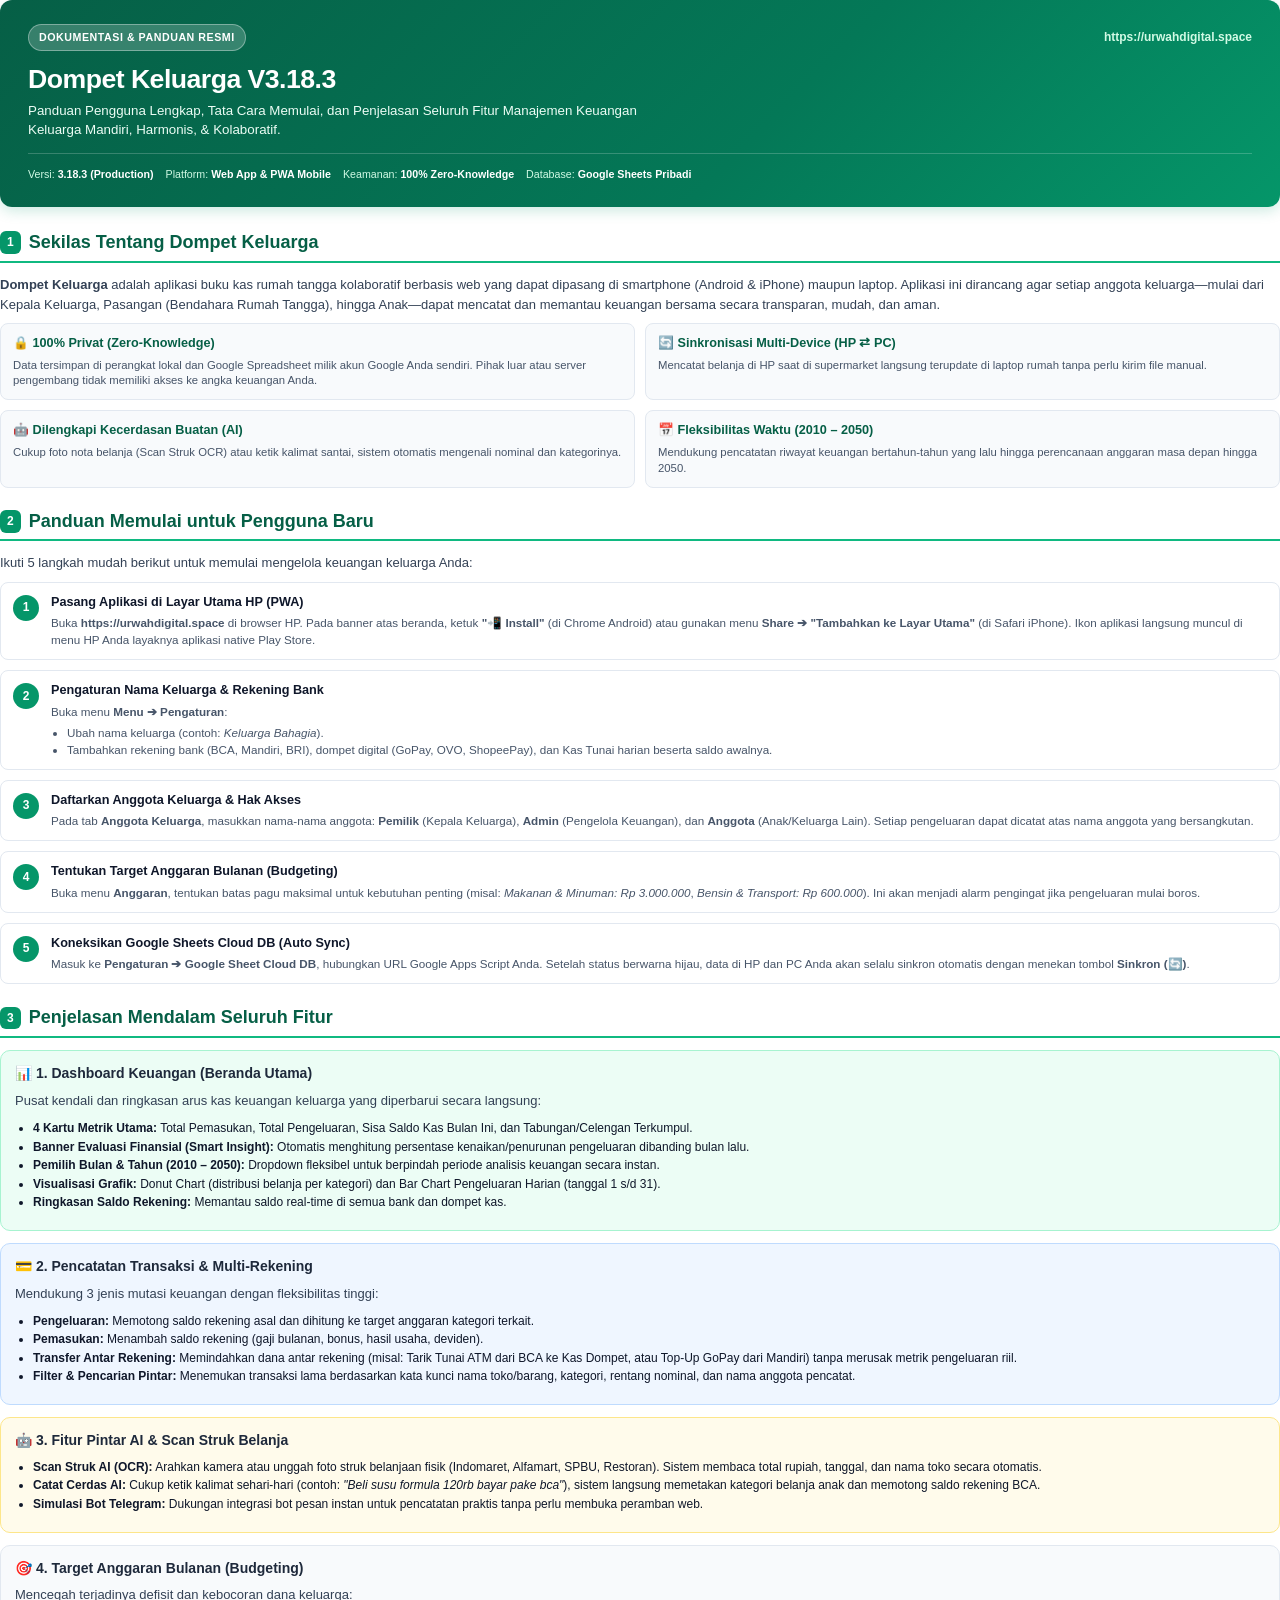
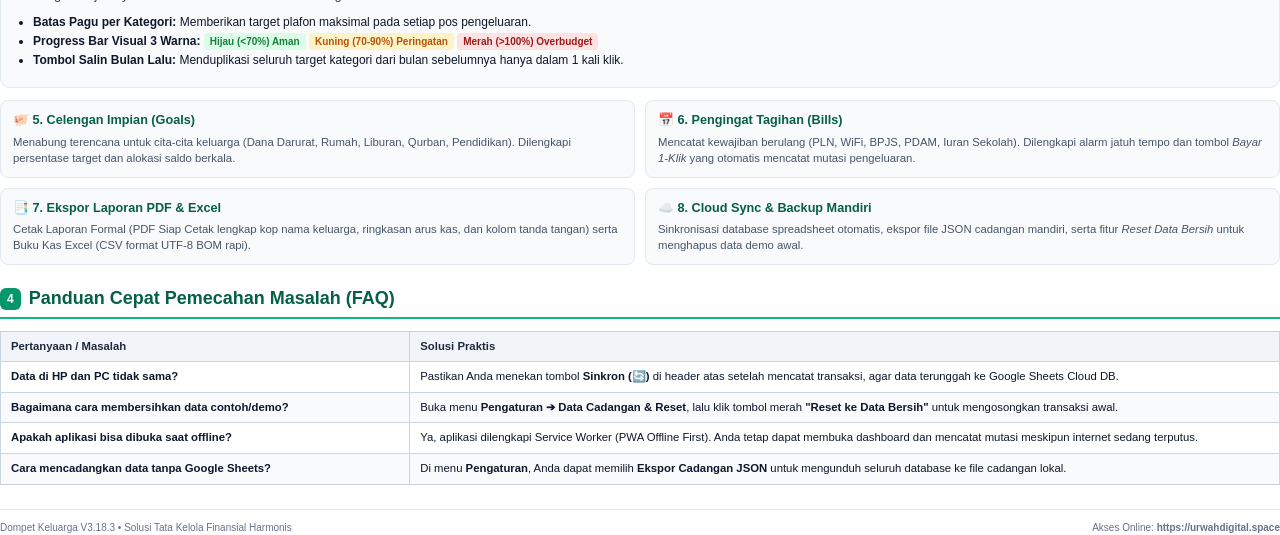
<file: panduan-pengguna.html>
<!DOCTYPE html>
<html lang="id">
<head>
  <meta charset="UTF-8">
  <title>Buku Panduan Pengguna - Dompet Keluarga V3.18.3</title>
  <style>
    @page {
      size: A4 portrait;
      margin: 16mm 14mm 16mm 14mm;
      @bottom-right {
        content: counter(page);
      }
    }
    *, *::before, *::after {
      box-sizing: border-box;
      margin: 0;
      padding: 0;
    }
    body {
      font-family: -apple-system, BlinkMacSystemFont, "Segoe UI", Roboto, Helvetica, Arial, sans-serif;
      color: #0f172a;
      background: #ffffff;
      line-height: 1.55;
      font-size: 9.75pt;
    }
    
    /* Document Cover / Header */
    .header-banner {
      background: linear-gradient(135deg, #065f46 0%, #047857 60%, #059669 100%);
      color: #ffffff;
      padding: 24px 28px;
      border-radius: 12px;
      margin-bottom: 22px;
      box-shadow: 0 4px 14px rgba(5, 150, 105, 0.2);
    }
    .header-top {
      display: flex;
      justify-content: space-between;
      align-items: center;
      margin-bottom: 12px;
    }
    .brand-tag {
      background: rgba(255, 255, 255, 0.2);
      border: 1px solid rgba(255, 255, 255, 0.35);
      padding: 4px 10px;
      border-radius: 20px;
      font-size: 8pt;
      font-weight: 700;
      text-transform: uppercase;
      letter-spacing: 0.05em;
    }
    .url-tag {
      font-size: 9pt;
      color: #d1fae5;
      font-weight: 700;
    }
    .header-banner h1 {
      font-size: 20pt;
      font-weight: 800;
      line-height: 1.2;
      margin-bottom: 6px;
      letter-spacing: -0.02em;
    }
    .header-banner p {
      font-size: 10pt;
      color: #ecfdf5;
      max-width: 620px;
      line-height: 1.45;
    }
    .meta-pills {
      display: flex;
      gap: 12px;
      margin-top: 14px;
      padding-top: 12px;
      border-top: 1px solid rgba(255, 255, 255, 0.2);
      font-size: 8pt;
      color: #d1fae5;
    }
    .meta-pills span strong {
      color: #ffffff;
    }

    /* Section Styles */
    .section-title {
      font-size: 13.5pt;
      font-weight: 800;
      color: #065f46;
      border-bottom: 2px solid #10b981;
      padding-bottom: 4px;
      margin-top: 20px;
      margin-bottom: 12px;
      display: flex;
      align-items: center;
      gap: 8px;
      page-break-after: avoid;
    }
    .section-title span.num {
      background: #059669;
      color: #fff;
      font-size: 9pt;
      padding: 2px 7px;
      border-radius: 6px;
    }

    .subsection-title {
      font-size: 10.5pt;
      font-weight: 750;
      color: #1e293b;
      margin-top: 14px;
      margin-bottom: 6px;
      page-break-after: avoid;
    }

    p {
      margin-bottom: 8px;
      color: #334155;
    }

    /* Cards & Grids */
    .card {
      background: #f8fafc;
      border: 1px solid #e2e8f0;
      border-radius: 10px;
      padding: 12px 14px;
      margin-bottom: 12px;
      page-break-inside: avoid;
    }
    .card-emerald {
      background: #ecfdf5;
      border-color: #a7f3d0;
    }
    .card-blue {
      background: #eff6ff;
      border-color: #bfdbfe;
    }
    .card-amber {
      background: #fffbeb;
      border-color: #fde68a;
    }

    .step-box {
      display: flex;
      gap: 12px;
      margin-bottom: 10px;
      background: #ffffff;
      border: 1px solid #e2e8f0;
      border-radius: 8px;
      padding: 10px 12px;
      page-break-inside: avoid;
    }
    .step-num {
      width: 26px;
      height: 26px;
      border-radius: 50%;
      background: #059669;
      color: #ffffff;
      display: flex;
      align-items: center;
      justify-content: center;
      font-size: 9pt;
      font-weight: 800;
      flex-shrink: 0;
      margin-top: 2px;
    }
    .step-content {
      flex: 1;
    }
    .step-title {
      font-size: 9.5pt;
      font-weight: 750;
      color: #0f172a;
      margin-bottom: 3px;
    }
    .step-desc {
      font-size: 8.75pt;
      color: #475569;
      line-height: 1.45;
    }

    /* Grid for Features */
    .grid-2 {
      display: grid;
      grid-template-columns: 1fr 1fr;
      gap: 10px;
      margin-bottom: 12px;
      page-break-inside: avoid;
    }
    .feature-item {
      background: #f8fafc;
      border: 1px solid #e2e8f0;
      border-radius: 8px;
      padding: 10px 12px;
      page-break-inside: avoid;
    }
    .feature-item h4 {
      font-size: 9.5pt;
      font-weight: 750;
      color: #065f46;
      margin-bottom: 4px;
      display: flex;
      align-items: center;
      gap: 6px;
    }
    .feature-item p {
      font-size: 8.5pt;
      color: #475569;
      margin-bottom: 0;
      line-height: 1.4;
    }

    /* Tables */
    table {
      width: 100%;
      border-collapse: collapse;
      margin-bottom: 12px;
      font-size: 8.5pt;
      page-break-inside: avoid;
    }
    th, td {
      border: 1px solid #cbd5e1;
      padding: 6px 10px;
      text-align: left;
    }
    th {
      background: #f1f5f9;
      font-weight: 750;
      color: #1e293b;
    }
    tr:nth-child(even) td {
      background: #f8fafc;
    }

    /* Badges */
    .badge {
      display: inline-block;
      padding: 1px 6px;
      border-radius: 4px;
      font-size: 7.5pt;
      font-weight: 750;
    }
    .badge-green { background: #dcfce7; color: #15803d; }
    .badge-yellow { background: #fef3c7; color: #b45309; }
    .badge-blue { background: #dbeafe; color: #1d4ed8; }

    /* Footer */
    .doc-footer {
      border-top: 1px solid #e2e8f0;
      padding-top: 10px;
      margin-top: 24px;
      display: flex;
      justify-content: space-between;
      align-items: center;
      font-size: 7.5pt;
      color: #64748b;
      page-break-inside: avoid;
    }
    
    .page-break {
      page-break-before: always;
    }
  </style>
</head>
<body>

  <!-- COVER BANNER -->
  <div class="header-banner">
    <div class="header-top">
      <span class="brand-tag">Dokumentasi & Panduan Resmi</span>
      <span class="url-tag">https://urwahdigital.space</span>
    </div>
    <h1>Dompet Keluarga V3.18.3</h1>
    <p>
      Panduan Pengguna Lengkap, Tata Cara Memulai, dan Penjelasan Seluruh Fitur Manajemen Keuangan Keluarga Mandiri, Harmonis, & Kolaboratif.
    </p>
    <div class="meta-pills">
      <span>Versi: <strong>3.18.3 (Production)</strong></span>
      <span>Platform: <strong>Web App & PWA Mobile</strong></span>
      <span>Keamanan: <strong>100% Zero-Knowledge</strong></span>
      <span>Database: <strong>Google Sheets Pribadi</strong></span>
    </div>
  </div>

  <!-- BAB 1 -->
  <h2 class="section-title"><span class="num">1</span> Sekilas Tentang Dompet Keluarga</h2>
  <p>
    <strong>Dompet Keluarga</strong> adalah aplikasi buku kas rumah tangga kolaboratif berbasis web yang dapat dipasang di smartphone (Android & iPhone) maupun laptop. Aplikasi ini dirancang agar setiap anggota keluarga—mulai dari Kepala Keluarga, Pasangan (Bendahara Rumah Tangga), hingga Anak—dapat mencatat dan memantau keuangan bersama secara transparan, mudah, dan aman.
  </p>

  <div class="grid-2">
    <div class="feature-item">
      <h4>🔒 100% Privat (Zero-Knowledge)</h4>
      <p>Data tersimpan di perangkat lokal dan Google Spreadsheet milik akun Google Anda sendiri. Pihak luar atau server pengembang tidak memiliki akses ke angka keuangan Anda.</p>
    </div>
    <div class="feature-item">
      <h4>🔄 Sinkronisasi Multi-Device (HP ⇄ PC)</h4>
      <p>Mencatat belanja di HP saat di supermarket langsung terupdate di laptop rumah tanpa perlu kirim file manual.</p>
    </div>
    <div class="feature-item">
      <h4>🤖 Dilengkapi Kecerdasan Buatan (AI)</h4>
      <p>Cukup foto nota belanja (Scan Struk OCR) atau ketik kalimat santai, sistem otomatis mengenali nominal dan kategorinya.</p>
    </div>
    <div class="feature-item">
      <h4>📅 Fleksibilitas Waktu (2010 – 2050)</h4>
      <p>Mendukung pencatatan riwayat keuangan bertahun-tahun yang lalu hingga perencanaan anggaran masa depan hingga 2050.</p>
    </div>
  </div>

  <!-- BAB 2 -->
  <h2 class="section-title"><span class="num">2</span> Panduan Memulai untuk Pengguna Baru</h2>
  <p>Ikuti 5 langkah mudah berikut untuk memulai mengelola keuangan keluarga Anda:</p>

  <div class="step-box">
    <div class="step-num">1</div>
    <div class="step-content">
      <div class="step-title">Pasang Aplikasi di Layar Utama HP (PWA)</div>
      <div class="step-desc">
        Buka <strong>https://urwahdigital.space</strong> di browser HP. Pada banner atas beranda, ketuk <strong>"📲 Install"</strong> (di Chrome Android) atau gunakan menu <strong>Share ➔ "Tambahkan ke Layar Utama"</strong> (di Safari iPhone). Ikon aplikasi langsung muncul di menu HP Anda layaknya aplikasi native Play Store.
      </div>
    </div>
  </div>

  <div class="step-box">
    <div class="step-num">2</div>
    <div class="step-content">
      <div class="step-title">Pengaturan Nama Keluarga & Rekening Bank</div>
      <div class="step-desc">
        Buka menu <strong>Menu ➔ Pengaturan</strong>:
        <ul style="margin-left: 16px; margin-top: 4px;">
          <li>Ubah nama keluarga (contoh: <em>Keluarga Bahagia</em>).</li>
          <li>Tambahkan rekening bank (BCA, Mandiri, BRI), dompet digital (GoPay, OVO, ShopeePay), dan Kas Tunai harian beserta saldo awalnya.</li>
        </ul>
      </div>
    </div>
  </div>

  <div class="step-box">
    <div class="step-num">3</div>
    <div class="step-content">
      <div class="step-title">Daftarkan Anggota Keluarga & Hak Akses</div>
      <div class="step-desc">
        Pada tab <strong>Anggota Keluarga</strong>, masukkan nama-nama anggota:
        <strong>Pemilik</strong> (Kepala Keluarga), <strong>Admin</strong> (Pengelola Keuangan), dan <strong>Anggota</strong> (Anak/Keluarga Lain). Setiap pengeluaran dapat dicatat atas nama anggota yang bersangkutan.
      </div>
    </div>
  </div>

  <div class="step-box">
    <div class="step-num">4</div>
    <div class="step-content">
      <div class="step-title">Tentukan Target Anggaran Bulanan (Budgeting)</div>
      <div class="step-desc">
        Buka menu <strong>Anggaran</strong>, tentukan batas pagu maksimal untuk kebutuhan penting (misal: <em>Makanan & Minuman: Rp 3.000.000</em>, <em>Bensin & Transport: Rp 600.000</em>). Ini akan menjadi alarm pengingat jika pengeluaran mulai boros.
      </div>
    </div>
  </div>

  <div class="step-box">
    <div class="step-num">5</div>
    <div class="step-content">
      <div class="step-title">Koneksikan Google Sheets Cloud DB (Auto Sync)</div>
      <div class="step-desc">
        Masuk ke <strong>Pengaturan ➔ Google Sheet Cloud DB</strong>, hubungkan URL Google Apps Script Anda. Setelah status berwarna hijau, data di HP dan PC Anda akan selalu sinkron otomatis dengan menekan tombol <strong>Sinkron (🔄)</strong>.
      </div>
    </div>
  </div>

  <div class="page-break"></div>

  <!-- BAB 3 -->
  <h2 class="section-title"><span class="num">3</span> Penjelasan Mendalam Seluruh Fitur</h2>

  <div class="card card-emerald">
    <h3 class="subsection-title" style="margin-top:0;">📊 1. Dashboard Keuangan (Beranda Utama)</h3>
    <p>Pusat kendali dan ringkasan arus kas keuangan keluarga yang diperbarui secara langsung:</p>
    <ul style="margin-left: 18px; margin-bottom: 6px; font-size: 9pt;">
      <li><strong>4 Kartu Metrik Utama:</strong> Total Pemasukan, Total Pengeluaran, Sisa Saldo Kas Bulan Ini, dan Tabungan/Celengan Terkumpul.</li>
      <li><strong>Banner Evaluasi Finansial (Smart Insight):</strong> Otomatis menghitung persentase kenaikan/penurunan pengeluaran dibanding bulan lalu.</li>
      <li><strong>Pemilih Bulan & Tahun (2010 – 2050):</strong> Dropdown fleksibel untuk berpindah periode analisis keuangan secara instan.</li>
      <li><strong>Visualisasi Grafik:</strong> Donut Chart (distribusi belanja per kategori) dan Bar Chart Pengeluaran Harian (tanggal 1 s/d 31).</li>
      <li><strong>Ringkasan Saldo Rekening:</strong> Memantau saldo real-time di semua bank dan dompet kas.</li>
    </ul>
  </div>

  <div class="card card-blue">
    <h3 class="subsection-title" style="margin-top:0;">💳 2. Pencatatan Transaksi & Multi-Rekening</h3>
    <p>Mendukung 3 jenis mutasi keuangan dengan fleksibilitas tinggi:</p>
    <ul style="margin-left: 18px; margin-bottom: 6px; font-size: 9pt;">
      <li><strong>Pengeluaran:</strong> Memotong saldo rekening asal dan dihitung ke target anggaran kategori terkait.</li>
      <li><strong>Pemasukan:</strong> Menambah saldo rekening (gaji bulanan, bonus, hasil usaha, deviden).</li>
      <li><strong>Transfer Antar Rekening:</strong> Memindahkan dana antar rekening (misal: Tarik Tunai ATM dari BCA ke Kas Dompet, atau Top-Up GoPay dari Mandiri) tanpa merusak metrik pengeluaran riil.</li>
      <li><strong>Filter & Pencarian Pintar:</strong> Menemukan transaksi lama berdasarkan kata kunci nama toko/barang, kategori, rentang nominal, dan nama anggota pencatat.</li>
    </ul>
  </div>

  <div class="card card-amber">
    <h3 class="subsection-title" style="margin-top:0;">🤖 3. Fitur Pintar AI & Scan Struk Belanja</h3>
    <ul style="margin-left: 18px; margin-bottom: 6px; font-size: 9pt;">
      <li><strong>Scan Struk AI (OCR):</strong> Arahkan kamera atau unggah foto struk belanjaan fisik (Indomaret, Alfamart, SPBU, Restoran). Sistem membaca total rupiah, tanggal, dan nama toko secara otomatis.</li>
      <li><strong>Catat Cerdas AI:</strong> Cukup ketik kalimat sehari-hari (contoh: <em>"Beli susu formula 120rb bayar pake bca"</em>), sistem langsung memetakan kategori belanja anak dan memotong saldo rekening BCA.</li>
      <li><strong>Simulasi Bot Telegram:</strong> Dukungan integrasi bot pesan instan untuk pencatatan praktis tanpa perlu membuka peramban web.</li>
    </ul>
  </div>

  <div class="card">
    <h3 class="subsection-title" style="margin-top:0;">🎯 4. Target Anggaran Bulanan (Budgeting)</h3>
    <p>Mencegah terjadinya defisit dan kebocoran dana keluarga:</p>
    <ul style="margin-left: 18px; margin-bottom: 6px; font-size: 9pt;">
      <li><strong>Batas Pagu per Kategori:</strong> Memberikan target plafon maksimal pada setiap pos pengeluaran.</li>
      <li><strong>Progress Bar Visual 3 Warna:</strong>
        <span class="badge badge-green">Hijau (<70%) Aman</span>
        <span class="badge badge-yellow">Kuning (70-90%) Peringatan</span>
        <span class="badge" style="background:#fee2e2;color:#991b1b;">Merah (>100%) Overbudget</span>
      </li>
      <li><strong>Tombol Salin Bulan Lalu:</strong> Menduplikasi seluruh target kategori dari bulan sebelumnya hanya dalam 1 kali klik.</li>
    </ul>
  </div>

  <div class="grid-2">
    <div class="feature-item">
      <h4>🐖 5. Celengan Impian (Goals)</h4>
      <p>Menabung terencana untuk cita-cita keluarga (Dana Darurat, Rumah, Liburan, Qurban, Pendidikan). Dilengkapi persentase target dan alokasi saldo berkala.</p>
    </div>
    <div class="feature-item">
      <h4>📅 6. Pengingat Tagihan (Bills)</h4>
      <p>Mencatat kewajiban berulang (PLN, WiFi, BPJS, PDAM, Iuran Sekolah). Dilengkapi alarm jatuh tempo dan tombol <em>Bayar 1-Klik</em> yang otomatis mencatat mutasi pengeluaran.</p>
    </div>
    <div class="feature-item">
      <h4>📑 7. Ekspor Laporan PDF & Excel</h4>
      <p>Cetak Laporan Formal (PDF Siap Cetak lengkap kop nama keluarga, ringkasan arus kas, dan kolom tanda tangan) serta Buku Kas Excel (CSV format UTF-8 BOM rapi).</p>
    </div>
    <div class="feature-item">
      <h4>☁️ 8. Cloud Sync & Backup Mandiri</h4>
      <p>Sinkronisasi database spreadsheet otomatis, ekspor file JSON cadangan mandiri, serta fitur <em>Reset Data Bersih</em> untuk menghapus data demo awal.</p>
    </div>
  </div>

  <!-- BAB 4 -->
  <h2 class="section-title"><span class="num">4</span> Panduan Cepat Pemecahan Masalah (FAQ)</h2>
  <table>
    <thead>
      <tr>
        <th style="width: 32%;">Pertanyaan / Masalah</th>
        <th>Solusi Praktis</th>
      </tr>
    </thead>
    <tbody>
      <tr>
        <td><strong>Data di HP dan PC tidak sama?</strong></td>
        <td>Pastikan Anda menekan tombol <strong>Sinkron (🔄)</strong> di header atas setelah mencatat transaksi, agar data terunggah ke Google Sheets Cloud DB.</td>
      </tr>
      <tr>
        <td><strong>Bagaimana cara membersihkan data contoh/demo?</strong></td>
        <td>Buka menu <strong>Pengaturan ➔ Data Cadangan & Reset</strong>, lalu klik tombol merah <strong>"Reset ke Data Bersih"</strong> untuk mengosongkan transaksi awal.</td>
      </tr>
      <tr>
        <td><strong>Apakah aplikasi bisa dibuka saat offline?</strong></td>
        <td>Ya, aplikasi dilengkapi Service Worker (PWA Offline First). Anda tetap dapat membuka dashboard dan mencatat mutasi meskipun internet sedang terputus.</td>
      </tr>
      <tr>
        <td><strong>Cara mencadangkan data tanpa Google Sheets?</strong></td>
        <td>Di menu <strong>Pengaturan</strong>, Anda dapat memilih <strong>Ekspor Cadangan JSON</strong> untuk mengunduh seluruh database ke file cadangan lokal.</td>
      </tr>
    </tbody>
  </table>

  <!-- FOOTER -->
  <div class="doc-footer">
    <span>Dompet Keluarga V3.18.3 &bull; Solusi Tata Kelola Finansial Harmonis</span>
    <span>Akses Online: <strong>https://urwahdigital.space</strong></span>
  </div>

</body>
</html>
</file>
<file: css/tokens.css>
/* Design Tokens for Dompet Keluarga - Millennial & Fresh Dynamic Themes */
@import url('https://fonts.googleapis.com/css2?family=Plus+Jakarta+Sans:wght@300;400;500;600;700;800&display=swap');

/* ==========================================================================
   THEME 1: Emerald Mint (Default - Harmonis & Segar Alami)
   ========================================================================== */
:root, [data-theme="emerald"] {
  --theme-id: "emerald";
  --theme-name: "Emerald Mint";
  --primary-rgb: 5, 150, 105;
  --color-primary-50: #ecfdf5;
  --color-primary-100: #d1fae5;
  --color-primary-200: #a7f3d0;
  --color-primary-300: #6ee7b7;
  --color-primary-400: #34d399;
  --color-primary-500: #10b981;
  --color-primary-600: #059669;
  --color-primary-700: #047857;
  --color-primary-800: #065f46;
  --color-primary-900: #064e3b;

  --primary-gradient: linear-gradient(135deg, #059669 0%, #10b981 100%);
  --primary-gradient-hover: linear-gradient(135deg, #047857 0%, #059669 100%);
  --primary-gradient-subtle: linear-gradient(135deg, #ecfdf5 0%, #d1fae5 100%);
  --shadow-glow: 0 0 25px -2px rgba(16, 185, 129, 0.4);
  --border-focus: #10b981;
  --theme-accent: #059669;
}

/* ==========================================================================
   THEME 2: Cyber Indigo (Milenial Tech & Neon Indigo)
   ========================================================================== */
[data-theme="indigo"] {
  --theme-id: "indigo";
  --theme-name: "Cyber Indigo";
  --primary-rgb: 79, 70, 229;
  --color-primary-50: #eef2ff;
  --color-primary-100: #e0e7ff;
  --color-primary-200: #c7d2fe;
  --color-primary-300: #a5b4fc;
  --color-primary-400: #818cf8;
  --color-primary-500: #6366f1;
  --color-primary-600: #4f46e5;
  --color-primary-700: #4338ca;
  --color-primary-800: #3730a3;
  --color-primary-900: #312e81;

  --primary-gradient: linear-gradient(135deg, #4f46e5 0%, #6366f1 100%);
  --primary-gradient-hover: linear-gradient(135deg, #4338ca 0%, #4f46e5 100%);
  --primary-gradient-subtle: linear-gradient(135deg, #eef2ff 0%, #e0e7ff 100%);
  --shadow-glow: 0 0 25px -2px rgba(99, 102, 241, 0.4);
  --border-focus: #6366f1;
  --theme-accent: #4f46e5;
}

/* ==========================================================================
   THEME 3: Oceanic Cyan (Santai & Bersih Neo-Bank)
   ========================================================================== */
[data-theme="ocean"] {
  --theme-id: "ocean";
  --theme-name: "Oceanic Cyan";
  --primary-rgb: 8, 145, 178;
  --color-primary-50: #ecfeff;
  --color-primary-100: #cffafe;
  --color-primary-200: #a5f3fc;
  --color-primary-300: #67e8f9;
  --color-primary-400: #22d3ee;
  --color-primary-500: #06b6d4;
  --color-primary-600: #0891b2;
  --color-primary-700: #0e7490;
  --color-primary-800: #155e75;
  --color-primary-900: #164e63;

  --primary-gradient: linear-gradient(135deg, #0891b2 0%, #06b6d4 100%);
  --primary-gradient-hover: linear-gradient(135deg, #0e7490 0%, #0891b2 100%);
  --primary-gradient-subtle: linear-gradient(135deg, #ecfeff 0%, #cffafe 100%);
  --shadow-glow: 0 0 25px -2px rgba(6, 182, 212, 0.4);
  --border-focus: #06b6d4;
  --theme-accent: #0891b2;
}

/* ==========================================================================
   THEME 4: Sunset Coral (Peach & Hangat Ceria)
   ========================================================================== */
[data-theme="sunset"] {
  --theme-id: "sunset";
  --theme-name: "Sunset Coral";
  --primary-rgb: 234, 88, 12;
  --color-primary-50: #fff7ed;
  --color-primary-100: #ffedd5;
  --color-primary-200: #fed7aa;
  --color-primary-300: #fdba74;
  --color-primary-400: #fb923c;
  --color-primary-500: #f97316;
  --color-primary-600: #ea580c;
  --color-primary-700: #c2410c;
  --color-primary-800: #9a3412;
  --color-primary-900: #7c2d12;

  --primary-gradient: linear-gradient(135deg, #ea580c 0%, #f97316 100%);
  --primary-gradient-hover: linear-gradient(135deg, #c2410c 0%, #ea580c 100%);
  --primary-gradient-subtle: linear-gradient(135deg, #fff7ed 0%, #ffedd5 100%);
  --shadow-glow: 0 0 25px -2px rgba(249, 115, 22, 0.4);
  --border-focus: #f97316;
  --theme-accent: #ea580c;
}

/* ==========================================================================
   THEME 5: Berry Sakura (Sweet Chic & Stylish)
   ========================================================================== */
[data-theme="sakura"] {
  --theme-id: "sakura";
  --theme-name: "Berry Sakura";
  --primary-rgb: 190, 24, 93;
  --color-primary-50: #fdf2f8;
  --color-primary-100: #fce7f3;
  --color-primary-200: #fbcfe8;
  --color-primary-300: #f472b6;
  --color-primary-400: #ec4899;
  --color-primary-500: #db2777;
  --color-primary-600: #be185d;
  --color-primary-700: #9d174d;
  --color-primary-800: #831843;
  --color-primary-900: #500724;

  --primary-gradient: linear-gradient(135deg, #be185d 0%, #ec4899 100%);
  --primary-gradient-hover: linear-gradient(135deg, #9d174d 0%, #be185d 100%);
  --primary-gradient-subtle: linear-gradient(135deg, #fdf2f8 0%, #fce7f3 100%);
  --shadow-glow: 0 0 25px -2px rgba(236, 72, 153, 0.4);
  --border-focus: #ec4899;
  --theme-accent: #be185d;
}

/* ==========================================================================
   THEME 6: Royal Velvet (Mewah & Eksklusif)
   ========================================================================== */
[data-theme="purple"] {
  --theme-id: "purple";
  --theme-name: "Royal Velvet";
  --primary-rgb: 147, 51, 234;
  --color-primary-50: #faf5ff;
  --color-primary-100: #f3e8ff;
  --color-primary-200: #e9d5ff;
  --color-primary-300: #d8b4fe;
  --color-primary-400: #c084fc;
  --color-primary-500: #a855f7;
  --color-primary-600: #9333ea;
  --color-primary-700: #7e22ce;
  --color-primary-800: #6b21a8;
  --color-primary-900: #581c87;

  --primary-gradient: linear-gradient(135deg, #9333ea 0%, #a855f7 100%);
  --primary-gradient-hover: linear-gradient(135deg, #7e22ce 0%, #9333ea 100%);
  --primary-gradient-subtle: linear-gradient(135deg, #faf5ff 0%, #f3e8ff 100%);
  --shadow-glow: 0 0 25px -2px rgba(168, 85, 247, 0.4);
  --border-focus: #a855f7;
  --theme-accent: #9333ea;
}

/* ==========================================================================
   THEME 7: Midnight Slate (Sleek Minimalist Cyber)
   ========================================================================== */
[data-theme="slate"] {
  --theme-id: "slate";
  --theme-name: "Midnight Slate";
  --primary-rgb: 30, 41, 59;
  --color-primary-50: #f1f5f9;
  --color-primary-100: #e2e8f0;
  --color-primary-200: #cbd5e1;
  --color-primary-300: #94a3b8;
  --color-primary-400: #64748b;
  --color-primary-500: #475569;
  --color-primary-600: #334155;
  --color-primary-700: #1e293b;
  --color-primary-800: #0f172a;
  --color-primary-900: #020617;

  --primary-gradient: linear-gradient(135deg, #0f172a 0%, #334155 100%);
  --primary-gradient-hover: linear-gradient(135deg, #020617 0%, #1e293b 100%);
  --primary-gradient-subtle: linear-gradient(135deg, #f1f5f9 0%, #e2e8f0 100%);
  --shadow-glow: 0 0 25px -2px rgba(15, 23, 42, 0.35);
  --border-focus: #38bdf8;
  --theme-accent: #334155;
}

/* ==========================================================================
   GLOBAL DESIGN TOKENS
   ========================================================================== */
:root {
  /* Income - Green/Teal */
  --color-income: #059669;
  --color-income-light: #ecfdf5;
  --color-income-border: #a7f3d0;

  /* Expense - Rose/Red */
  --color-expense: #e11d48;
  --color-expense-light: #fff1f2;
  --color-expense-border: #fecdd3;

  /* Transfer - Indigo/Blue */
  --color-transfer: #4f46e5;
  --color-transfer-light: #eef2ff;
  --color-transfer-border: #c7d2fe;

  /* Warning / Budget Status */
  --color-warning: #d97706;
  --color-warning-light: #fffbeb;
  --color-warning-border: #fde68a;

  /* Neutral / Slate Palette */
  --color-slate-50: #f8fafc;
  --color-slate-100: #f1f5f9;
  --color-slate-200: #e2e8f0;
  --color-slate-300: #cbd5e1;
  --color-slate-400: #94a3b8;
  --color-slate-500: #64748b;
  --color-slate-600: #475569;
  --color-slate-700: #334155;
  --color-slate-800: #1e293b;
  --color-slate-900: #0f172a;

  /* App Surfaces */
  --bg-page: #f8fafc;
  --bg-surface: #ffffff;
  --bg-surface-elevated: #ffffff;
  --bg-card: #ffffff;
  --border-subtle: #e2e8f0;

  /* Typography */
  --font-family: 'Plus Jakarta Sans', -apple-system, BlinkMacSystemFont, 'Segoe UI', Roboto, sans-serif;
  
  --text-main: #0f172a;
  --text-muted: #64748b;
  --text-light: #94a3b8;
  --text-inverted: #ffffff;

  /* Elevations & Shadows */
  --shadow-xs: 0 1px 2px 0 rgba(0, 0, 0, 0.05);
  --shadow-sm: 0 2px 4px 0 rgba(0, 0, 0, 0.05), 0 1px 2px -1px rgba(0, 0, 0, 0.05);
  --shadow-md: 0 6px 12px -2px rgba(0, 0, 0, 0.06), 0 2px 4px -2px rgba(0, 0, 0, 0.03);
  --shadow-lg: 0 12px 20px -4px rgba(0, 0, 0, 0.08), 0 4px 6px -4px rgba(0, 0, 0, 0.03);
  --shadow-xl: 0 24px 32px -6px rgba(0, 0, 0, 0.1), 0 8px 12px -6px rgba(0, 0, 0, 0.04);

  /* Radius (Millennial & Friendly Squircles) */
  --radius-xs: 6px;
  --radius-sm: 10px;
  --radius-md: 14px;
  --radius-lg: 18px;
  --radius-xl: 26px;
  --radius-full: 9999px;

  /* Transitions */
  --transition-fast: 150ms cubic-bezier(0.4, 0, 0.2, 1);
  --transition-normal: 250ms cubic-bezier(0.4, 0, 0.2, 1);
  --transition-bounce: 350ms cubic-bezier(0.34, 1.56, 0.64, 1);

  /* Layout dimensions */
  --sidebar-width: 260px;
  --header-height: 70px;
  --bottom-nav-height: 72px;
  --max-content-width: 1240px;

  /* Z-index layers */
  --z-base: 1;
  --z-header: 20;
  --z-bottom-nav: 40;
  --z-sidebar-backdrop: 80;
  --z-sidebar: 90;
  --z-modal-backdrop: 1000;
  --z-modal: 1001;
  --z-toast: 1100;
}
</file>
<file: css/layout.css>
/* Layout & Structure */
* {
  box-sizing: border-box;
  margin: 0;
  padding: 0;
}

html, body {
  font-family: var(--font-family);
  background-color: var(--bg-page);
  color: var(--text-main);
  min-height: 100vh;
  -webkit-font-smoothing: antialiased;
  -moz-osx-font-smoothing: grayscale;
  width: 100%;
  max-width: 100%;
  overflow-x: hidden;
}

img, svg, canvas {
  max-width: 100%;
}

/* App Shell Container */
#app-shell {
  display: flex;
  min-height: 100vh;
  background-color: var(--bg-page);
  position: relative;
}

/* Desktop & Drawer Sidebar */
.app-sidebar {
  width: var(--sidebar-width);
  background: #ffffff;
  border-right: 1px solid var(--border-subtle);
  display: flex;
  flex-direction: column;
  position: fixed;
  top: 0;
  bottom: 0;
  left: 0;
  z-index: 30;
  transition: transform var(--transition-normal), box-shadow var(--transition-normal);
  box-sizing: border-box;
}

.sidebar-brand {
  height: var(--header-height, 68px);
  min-height: var(--header-height, 68px);
  padding: 0 1.25rem;
  display: flex;
  align-items: center;
  justify-content: space-between;
  border-bottom: 1px solid var(--border-subtle);
  background: #ffffff;
  box-sizing: border-box;
  flex-shrink: 0;
}

.brand-wrapper {
  display: flex;
  align-items: center;
  gap: 0.75rem;
  min-width: 0;
  flex: 1;
}

.brand-icon {
  width: 40px;
  height: 40px;
  background: var(--primary-gradient, linear-gradient(135deg, #059669 0%, #10b981 100%));
  border-radius: 12px;
  display: flex;
  align-items: center;
  justify-content: center;
  color: white;
  box-shadow: 0 4px 14px rgba(var(--primary-rgb, 5, 150, 105), 0.35);
  flex-shrink: 0;
  transition: transform 0.25s cubic-bezier(0.34, 1.56, 0.64, 1);
  overflow: hidden;
}

.brand-icon img {
  width: 100%;
  height: 100%;
  object-fit: cover;
  border-radius: 12px;
  display: block;
}

.brand-icon:hover {
  transform: scale(1.06) rotate(-3deg);
}

.brand-icon svg {
  display: block;
}

.brand-text {
  display: flex;
  flex-direction: column;
  min-width: 0;
}

.brand-title {
  font-size: 1.0625rem;
  font-weight: 800;
  color: var(--color-slate-900);
  line-height: 1.2;
  letter-spacing: -0.01em;
  white-space: nowrap;
  overflow: hidden;
  text-overflow: ellipsis;
}

.brand-subtitle {
  font-size: 0.6875rem;
  font-weight: 600;
  color: var(--color-primary-600);
  letter-spacing: 0.01em;
}

.sidebar-close-btn {
  display: flex;
  width: 32px;
  height: 32px;
  border-radius: 8px;
  border: 1px solid var(--border-subtle);
  background: #f8fafc;
  color: var(--color-slate-500);
  align-items: center;
  justify-content: center;
  cursor: pointer;
  transition: all 0.2s ease;
  flex-shrink: 0;
  padding: 0;
  margin-left: 0.5rem;
}

.sidebar-close-btn:hover {
  background: #fee2e2;
  color: #dc2626;
  border-color: #fca5a5;
}

/* Sidebar Collapsed State (Desktop & Mobile) */
#app-shell.sidebar-collapsed .app-sidebar {
  transform: translateX(-100%);
  box-shadow: none;
}

#app-shell.sidebar-collapsed .app-main {
  margin-left: 0;
  width: 100%;
}

#app-shell.sidebar-collapsed .mobile-menu-btn {
  display: flex !important;
}

.sidebar-nav {
  padding: 1.25rem 0.875rem;
  display: flex;
  flex-direction: column;
  gap: 0.375rem;
  flex: 1;
  overflow-y: auto;
  overscroll-behavior: contain;
}

.nav-item {
  display: flex;
  align-items: center;
  gap: 0.875rem;
  padding: 0.6875rem 0.875rem;
  border-radius: 10px;
  color: var(--color-slate-600);
  text-decoration: none;
  font-size: 0.875rem;
  font-weight: 600;
  transition: all 0.15s ease;
  cursor: pointer;
  border: 1px solid transparent;
  user-select: none;
}

.nav-item:hover {
  background-color: var(--color-slate-100);
  color: var(--color-slate-900);
  transform: translateX(3px);
}

.nav-item.active {
  background: var(--color-primary-50);
  color: var(--color-primary-800);
  border-color: var(--color-primary-200);
  font-weight: 700;
  box-shadow: 0 2px 8px rgba(var(--primary-rgb, 5, 150, 105), 0.12);
}

.nav-item svg {
  width: 19px;
  height: 19px;
  flex-shrink: 0;
  color: var(--color-slate-400);
  transition: color 0.15s ease;
}

.nav-item.active svg {
  color: var(--color-primary-600);
}

.sidebar-footer {
  padding: 1rem 0.875rem;
  border-top: 1px solid var(--border-subtle);
  background: #ffffff;
  display: flex;
  flex-direction: column;
  gap: 0.625rem;
  flex-shrink: 0;
}

.user-profile-badge {
  display: flex;
  align-items: center;
  gap: 0.75rem;
  padding: 0.625rem 0.75rem;
  border-radius: 10px;
  background: #f8fafc;
  border: 1px solid #e2e8f0;
  transition: border-color 0.2s ease, box-shadow 0.2s ease;
}

.user-profile-badge:hover {
  border-color: #cbd5e1;
  box-shadow: 0 2px 4px rgba(0, 0, 0, 0.04);
}

.user-avatar {
  width: 36px;
  height: 36px;
  border-radius: 50%;
  background: linear-gradient(135deg, #1e293b, #0f172a);
  color: white;
  display: flex;
  align-items: center;
  justify-content: center;
  font-weight: 800;
  font-size: 0.8125rem;
  letter-spacing: 0.02em;
  flex-shrink: 0;
  box-shadow: 0 2px 5px rgba(0, 0, 0, 0.1);
}

.user-info {
  flex: 1;
  min-width: 0;
  display: flex;
  flex-direction: column;
  gap: 0.15rem;
}

.user-name {
  font-size: 0.875rem;
  font-weight: 700;
  color: var(--color-slate-900);
  white-space: nowrap;
  overflow: hidden;
  text-overflow: ellipsis;
  line-height: 1.2;
}

.user-role-tag {
  display: inline-block;
  font-size: 0.625rem;
  font-weight: 800;
  padding: 1.5px 6px;
  border-radius: 4px;
  text-transform: uppercase;
  letter-spacing: 0.04em;
  width: fit-content;
  line-height: 1.2;
}

.sidebar-logout-btn {
  width: 100%;
  display: flex;
  align-items: center;
  justify-content: center;
  gap: 0.5rem;
  padding: 0.5rem 0.75rem;
  font-size: 0.8125rem;
  font-weight: 700;
  color: #dc2626;
  background: #fef2f2;
  border: 1px solid #fee2e2;
  border-radius: 8px;
  cursor: pointer;
  transition: all 0.2s cubic-bezier(0.4, 0, 0.2, 1);
  font-family: inherit;
}

.sidebar-logout-btn:hover {
  background: #fee2e2;
  border-color: #fca5a5;
  color: #b91c1c;
  transform: translateY(-1px);
  box-shadow: 0 2px 5px rgba(220, 38, 38, 0.1);
}

.sidebar-logout-btn:active {
  transform: translateY(0);
}

.sidebar-logout-btn svg {
  display: block;
  flex-shrink: 0;
}

.role-owner {
  background-color: #fef3c7;
  color: #92400e;
  border: 1px solid #fde68a;
}

.role-admin {
  background-color: #e0e7ff;
  color: #3730a3;
  border: 1px solid #c7d2fe;
}

.role-member {
  background-color: #f1f5f9;
  color: #475569;
  border: 1px solid #e2e8f0;
}

/* Main Content Area */
.app-main {
  flex: 1;
  margin-left: var(--sidebar-width);
  min-height: 100vh;
  min-width: 0;
  width: calc(100% - var(--sidebar-width));
  display: flex;
  flex-direction: column;
  transition: margin-left var(--transition-normal);
  background-color: var(--bg-page);
}

/* Header */
.app-header {
  height: var(--header-height);
  background: rgba(255, 255, 255, 0.88);
  backdrop-filter: blur(16px);
  -webkit-backdrop-filter: blur(16px);
  border-bottom: 1px solid rgba(226, 232, 240, 0.8);
  position: sticky;
  top: 0;
  z-index: var(--z-header);
  display: flex;
  align-items: center;
  justify-content: space-between;
  padding: 0 1.5rem;
  width: 100%;
  box-shadow: 0 2px 12px -2px rgba(15, 23, 42, 0.03);
}

.header-left {
  display: flex;
  align-items: center;
  gap: 1.25rem;
}

.header-family-selector {
  display: flex;
  align-items: center;
  gap: 0.625rem;
  padding: 0.45rem 0.85rem;
  border-radius: var(--radius-md);
  background: var(--color-slate-50);
  border: 1px solid var(--border-subtle);
  cursor: pointer;
  transition: all var(--transition-fast);
}

.header-family-selector:hover {
  background: white;
  border-color: var(--color-slate-300);
}

.family-home-icon {
  color: var(--color-primary-600);
}

.header-family-name {
  font-weight: 700;
  font-size: 0.9375rem;
  color: var(--color-slate-900);
}

.header-right {
  display: flex;
  align-items: center;
  gap: 1rem;
}

/* Role / Member Switcher Simulator (for easy role testing) */
.role-switcher-container {
  display: flex;
  align-items: center;
  gap: 0.5rem;
  background: var(--color-primary-50);
  padding: 0.35rem 0.75rem;
  border-radius: var(--radius-full);
  border: 1px solid var(--color-primary-200);
}

.role-switcher-label {
  font-size: 0.75rem;
  font-weight: 700;
  color: var(--color-primary-800);
  display: flex;
  align-items: center;
  gap: 0.25rem;
}

.role-select {
  background: white;
  border: 1px solid var(--color-primary-300);
  border-radius: var(--radius-sm);
  padding: 0.25rem 0.5rem;
  font-size: 0.8125rem;
  font-weight: 600;
  color: var(--color-slate-800);
  cursor: pointer;
  outline: none;
}

.btn-header-add {
  display: inline-flex;
  align-items: center;
  gap: 0.5rem;
  padding: 0.55rem 1.15rem;
  background: var(--primary-gradient, linear-gradient(135deg, var(--color-primary-600), var(--color-primary-700)));
  color: white;
  border: none;
  border-radius: var(--radius-full);
  font-size: 0.875rem;
  font-weight: 700;
  cursor: pointer;
  box-shadow: 0 4px 14px rgba(var(--primary-rgb, 5, 150, 105), 0.32);
  transition: all 0.25s cubic-bezier(0.34, 1.56, 0.64, 1);
}

.btn-header-add:hover {
  transform: translateY(-2px) scale(1.02);
  box-shadow: 0 6px 20px rgba(var(--primary-rgb, 5, 150, 105), 0.45);
}

/* Content Viewport */
.content-viewport {
  flex: 1;
  padding: 2rem;
  max-width: var(--max-content-width);
  width: 100%;
  margin: 0 auto;
}

/* Mobile Bottom Navigation */
.mobile-bottom-nav {
  display: none;
  position: fixed;
  bottom: 0;
  left: 0;
  right: 0;
  height: var(--bottom-nav-height);
  background: rgba(255, 255, 255, 0.96);
  backdrop-filter: blur(16px);
  border-top: 1px solid var(--border-subtle);
  z-index: var(--z-bottom-nav);
  justify-content: space-around;
  align-items: center;
  padding: 0 0.5rem;
  box-shadow: 0 -4px 16px rgba(0, 0, 0, 0.05);
}

.bottom-nav-item {
  display: flex;
  flex-direction: column;
  align-items: center;
  justify-content: center;
  color: var(--color-slate-500);
  text-decoration: none;
  font-size: 0.6875rem;
  font-weight: 600;
  gap: 3px;
  flex: 1;
  height: 100%;
  padding-bottom: 4px;
  transition: color var(--transition-fast);
  cursor: pointer;
  position: relative;
  background: transparent;
  border: none;
  font-family: var(--font-family);
}

.mobile-menu-indicator {
  position: absolute;
  top: 5px;
  left: calc(50% + 7px);
  min-width: 15px;
  height: 15px;
  padding: 0 3px;
  display: flex;
  align-items: center;
  justify-content: center;
  background: var(--color-primary-600);
  color: white;
  border: 2px solid white;
  border-radius: var(--radius-full);
  font-size: 0.5rem;
  font-weight: 800;
  line-height: 1;
}

.bottom-nav-item svg {
  width: 22px;
  height: 22px;
}

.bottom-nav-item.active {
  color: var(--color-primary-600);
}

.bottom-nav-item.active svg {
  stroke-width: 2.5;
}

/* Center Floating Add Button for Mobile */
.mobile-add-btn-wrapper {
  position: relative;
  display: flex;
  align-items: center;
  justify-content: center;
  flex: 1;
}

.mobile-fab-add {
  position: absolute;
  top: -26px;
  width: 56px;
  height: 56px;
  border-radius: var(--radius-full);
  background: var(--primary-gradient, linear-gradient(135deg, var(--color-primary-500), var(--color-primary-700)));
  color: white;
  border: 4px solid #ffffff;
  display: flex;
  align-items: center;
  justify-content: center;
  box-shadow: 0 6px 20px rgba(var(--primary-rgb, 5, 150, 105), 0.5);
  cursor: pointer;
  transition: transform var(--transition-bounce), box-shadow var(--transition-fast);
}

.mobile-fab-add:hover {
  transform: scale(1.08);
}

.mobile-fab-add:active {
  transform: scale(0.94);
}

/* Responsive Media Queries */
@media (max-width: 900px) {
  .app-sidebar {
    transform: translateX(-100%);
    box-shadow: none;
    z-index: var(--z-sidebar, 90);
  }

  .app-sidebar.open {
    transform: translateX(0);
    box-shadow: 0 10px 40px rgba(0, 0, 0, 0.25);
  }

  .sidebar-backdrop {
    display: none;
    position: fixed;
    top: 0;
    left: 0;
    right: 0;
    bottom: 0;
    background: rgba(15, 23, 42, 0.45);
    backdrop-filter: blur(4px);
    z-index: var(--z-sidebar-backdrop, 80);
    opacity: 0;
    transition: opacity var(--transition-normal);
  }

  .sidebar-backdrop.open {
    display: block;
    opacity: 1;
  }

  .sidebar-close-btn {
    display: flex;
  }

  .app-main {
    margin-left: 0;
    width: 100%;
    padding-bottom: calc(var(--bottom-nav-height) + env(safe-area-inset-bottom));
  }

  .app-header {
    padding: 0 1rem;
    height: 60px;
  }

  .content-viewport {
    padding: 1.25rem 1rem;
  }

  .mobile-bottom-nav {
    display: flex;
  }

  .btn-header-add {
    display: none;
  }

  .role-switcher-label span {
    display: none;
  }
}

@media (max-width: 640px) {
  .app-header {
    gap: 0.5rem;
    padding: 0 0.75rem;
  }

  .header-left {
    flex: 1;
    min-width: 0;
    gap: 0.5rem;
  }

  .header-family-selector {
    min-width: 0;
    max-width: 100%;
    padding: 0.4rem 0.625rem;
  }

  .header-family-name {
    display: block;
    min-width: 0;
    max-width: 145px;
    overflow: hidden;
    text-overflow: ellipsis;
    white-space: nowrap;
  }

  .header-right {
    flex-shrink: 0;
    gap: 0.375rem;
  }

  .role-switcher-container {
    display: none;
  }

  .content-viewport {
    min-width: 0;
    padding: 1rem 0.75rem;
    overflow-x: hidden;
  }

  .mobile-bottom-nav {
    height: calc(var(--bottom-nav-height) + env(safe-area-inset-bottom));
    padding: 0 0.125rem env(safe-area-inset-bottom);
  }

  .bottom-nav-item {
    min-width: 0;
    font-size: 0.625rem;
  }

  .bottom-nav-item svg {
    width: 20px;
    height: 20px;
  }
}

@media (max-width: 400px) {
  .header-family-name {
    max-width: 118px;
    font-size: 0.8125rem;
  }

  .content-viewport {
    padding-inline: 0.625rem;
  }
}

/* ==========================================================================
   ELEGANT MOBILE MENU & BOTTOM SHEET STYLING
   ========================================================================== */
.mobile-nav-sheet-wrapper {
  display: flex;
  flex-direction: column;
  gap: 1.15rem;
  padding: 0.25rem 0 0.5rem 0;
}

/* Profile Header Card in Sheet */
.mobile-nav-sheet-profile {
  display: flex;
  align-items: center;
  gap: 0.875rem;
  padding: 0.875rem 1rem;
  background: linear-gradient(135deg, #f8fafc 0%, #f1f5f9 100%);
  border: 1px solid #e2e8f0;
  border-radius: 16px;
  position: relative;
  overflow: hidden;
}

.mobile-nav-sheet-profile::after {
  content: '';
  position: absolute;
  top: 0;
  right: 0;
  width: 90px;
  height: 100%;
  background: radial-gradient(circle at right, rgba(5, 150, 105, 0.08), transparent 70%);
  pointer-events: none;
}

.mobile-sheet-avatar {
  width: 44px;
  height: 44px;
  min-width: 44px;
  border-radius: 12px;
  background: linear-gradient(135deg, var(--color-primary-600, #059669), var(--color-primary-700, #047857));
  color: white;
  display: flex;
  align-items: center;
  justify-content: center;
  font-weight: 800;
  font-size: 1.125rem;
  box-shadow: 0 4px 10px rgba(5, 150, 105, 0.25);
  flex-shrink: 0;
}

.mobile-sheet-user-info {
  flex: 1;
  min-width: 0;
}

.mobile-sheet-user-name {
  font-size: 0.9375rem;
  font-weight: 800;
  color: var(--color-slate-900, #0f172a);
  white-space: nowrap;
  overflow: hidden;
  text-overflow: ellipsis;
  line-height: 1.25;
}

.mobile-sheet-user-sub {
  font-size: 0.75rem;
  color: var(--color-slate-500, #64748b);
  margin-top: 3px;
  display: flex;
  align-items: center;
  gap: 0.4rem;
  flex-wrap: wrap;
}

.mobile-sheet-badge-pro {
  display: inline-flex;
  align-items: center;
  gap: 3px;
  font-size: 0.65rem;
  font-weight: 800;
  background: #fef3c7;
  color: #92400e;
  padding: 2px 7px;
  border-radius: 9999px;
  border: 1px solid #fde68a;
  letter-spacing: 0.02em;
}

/* Section Header */
.mobile-nav-sheet-section-title {
  font-size: 0.6875rem;
  font-weight: 800;
  letter-spacing: 0.08em;
  text-transform: uppercase;
  color: #64748b;
  margin-bottom: 0.625rem;
  display: flex;
  align-items: center;
  gap: 0.5rem;
}

.mobile-nav-sheet-section-title::after {
  content: '';
  flex: 1;
  height: 1px;
  background: #e2e8f0;
}

/* Features Grid - 2 Columns (AI & Scanner) */
.mobile-sheet-features-grid {
  display: grid !important;
  grid-template-columns: repeat(2, minmax(0, 1fr)) !important;
  gap: 0.625rem !important;
}

.mobile-sheet-feature-card {
  display: flex;
  align-items: center;
  gap: 0.75rem;
  padding: 0.75rem 0.85rem;
  border-radius: 14px;
  cursor: pointer;
  transition: all 0.2s cubic-bezier(0.4, 0, 0.2, 1);
  border: 1px solid #e2e8f0;
  background: white;
  user-select: none;
  -webkit-tap-highlight-color: transparent;
  position: relative;
  overflow: hidden;
}

.mobile-sheet-feature-card:active {
  transform: scale(0.97);
}

.mobile-sheet-feature-card.card-ai {
  background: linear-gradient(135deg, #faf5ff 0%, #f3e8ff 100%);
  border-color: #e9d5ff;
}

.mobile-sheet-feature-card.card-scan {
  background: linear-gradient(135deg, #eff6ff 0%, #dbeafe 100%);
  border-color: #bfdbfe;
}

.mobile-sheet-feature-icon {
  width: 40px;
  height: 40px;
  min-width: 40px;
  border-radius: 12px;
  display: flex;
  align-items: center;
  justify-content: center;
  flex-shrink: 0;
  box-shadow: 0 2px 6px rgba(0, 0, 0, 0.05);
}

.mobile-sheet-feature-info {
  flex: 1;
  min-width: 0;
}

.mobile-sheet-feature-title {
  font-size: 0.8125rem;
  font-weight: 800;
  color: var(--color-slate-900, #0f172a);
  line-height: 1.2;
}

.mobile-sheet-feature-desc {
  font-size: 0.6875rem;
  color: var(--color-slate-500, #64748b);
  margin-top: 2px;
  white-space: nowrap;
  overflow: hidden;
  text-overflow: ellipsis;
}

/* Nav Grid - 4 Columns */
.mobile-nav-sheet-grid {
  display: grid !important;
  grid-template-columns: repeat(4, minmax(0, 1fr)) !important;
  gap: 0.65rem 0.25rem !important;
  padding: 0 !important;
  margin: 0 !important;
}

.mobile-nav-sheet-item {
  display: flex !important;
  flex-direction: column !important;
  align-items: center !important;
  justify-content: center !important;
  padding: 0.5rem 0.2rem !important;
  border-radius: 14px !important;
  background: transparent !important;
  cursor: pointer !important;
  transition: all 0.2s cubic-bezier(0.4, 0, 0.2, 1) !important;
  user-select: none !important;
  -webkit-tap-highlight-color: transparent !important;
  text-decoration: none !important;
  position: relative !important;
  border: 1px solid transparent !important;
}

.mobile-nav-sheet-item:hover,
.mobile-nav-sheet-item:active {
  background: #f8fafc !important;
  border-color: #f1f5f9 !important;
  transform: translateY(-2px) scale(0.97) !important;
}

.mobile-nav-sheet-item.is-active {
  background: #ecfdf5 !important;
  border-color: #a7f3d0 !important;
}

.mobile-nav-sheet-icon {
  width: 50px !important;
  height: 50px !important;
  min-width: 50px !important;
  min-height: 50px !important;
  max-width: 50px !important;
  max-height: 50px !important;
  border-radius: 16px !important;
  display: flex !important;
  align-items: center !important;
  justify-content: center !important;
  margin: 0 auto 0.4rem auto !important;
  box-shadow: 0 4px 10px rgba(0, 0, 0, 0.04) !important;
  transition: all 0.2s ease !important;
  flex-shrink: 0 !important;
}

.mobile-nav-sheet-item:hover .mobile-nav-sheet-icon,
.mobile-nav-sheet-item:active .mobile-nav-sheet-icon {
  transform: scale(1.06) !important;
  box-shadow: 0 6px 16px rgba(0, 0, 0, 0.08) !important;
}

.mobile-nav-sheet-label {
  font-size: 0.75rem !important;
  font-weight: 700 !important;
  color: #334155 !important;
  line-height: 1.2 !important;
  text-align: center !important;
  white-space: nowrap !important;
  overflow: hidden !important;
  text-overflow: ellipsis !important;
  max-width: 100% !important;
  padding: 0 2px !important;
}

.mobile-nav-sheet-item.is-active .mobile-nav-sheet-label {
  color: #059669 !important;
}

/* Logout Button in Sheet */
.mobile-sheet-logout-btn {
  width: 100%;
  display: flex;
  align-items: center;
  justify-content: center;
  gap: 0.5rem;
  padding: 0.75rem 1rem;
  border-radius: 12px;
  background: #fef2f2;
  border: 1px solid #fee2e2;
  color: #dc2626;
  font-size: 0.8125rem;
  font-weight: 700;
  cursor: pointer;
  transition: all 0.2s ease;
  font-family: inherit;
}

.mobile-sheet-logout-btn:active {
  background: #fee2e2;
  transform: scale(0.98);
}
</file>
<file: css/components.css>
/* Reusable UI Components Styling */

/* Buttons */
.btn {
  display: inline-flex;
  align-items: center;
  justify-content: center;
  gap: 0.5rem;
  padding: 0.625rem 1.25rem;
  border-radius: var(--radius-md);
  font-family: var(--font-family);
  font-size: 0.875rem;
  font-weight: 600;
  cursor: pointer;
  transition: all var(--transition-fast);
  border: 1px solid transparent;
  text-decoration: none;
  line-height: 1.25;
}

.btn:disabled {
  opacity: 0.5;
  cursor: not-allowed;
  pointer-events: none;
}

.btn-primary {
  background: var(--primary-gradient, linear-gradient(135deg, var(--color-primary-600), var(--color-primary-700)));
  color: white;
  box-shadow: 0 4px 12px rgba(var(--primary-rgb, 5, 150, 105), 0.28);
}
.btn-primary:hover {
  background: var(--primary-gradient-hover, linear-gradient(135deg, var(--color-primary-500), var(--color-primary-600)));
  box-shadow: 0 6px 18px rgba(var(--primary-rgb, 5, 150, 105), 0.38);
  transform: translateY(-2px);
}

.btn-secondary {
  background: white;
  color: var(--color-slate-700);
  border-color: var(--color-slate-300);
}
.btn-secondary:hover {
  background: var(--color-slate-50);
  color: var(--color-slate-900);
  border-color: var(--color-slate-400);
}

.btn-danger {
  background: #fee2e2;
  color: #dc2626;
  border-color: #fca5a5;
}
.btn-danger:hover {
  background: #dc2626;
  color: white;
}

.btn-sm {
  padding: 0.375rem 0.75rem;
  font-size: 0.8125rem;
  border-radius: var(--radius-sm);
}

.btn-icon {
  width: 36px;
  height: 36px;
  padding: 0;
  border-radius: var(--radius-md);
}

/* Cards */
.card {
  background: var(--bg-card);
  border: 1px solid rgba(226, 232, 240, 0.9);
  border-radius: var(--radius-lg);
  padding: 1.5rem;
  box-shadow: 0 4px 20px -2px rgba(15, 23, 42, 0.04), 0 2px 6px -1px rgba(15, 23, 42, 0.02);
  transition: all 0.25s cubic-bezier(0.34, 1.56, 0.64, 1);
}

.card:hover {
  box-shadow: 0 12px 28px -4px rgba(15, 23, 42, 0.07), 0 4px 8px -2px rgba(15, 23, 42, 0.03);
  border-color: rgba(203, 213, 225, 0.9);
}

.card-header {
  display: flex;
  align-items: center;
  justify-content: space-between;
  margin-bottom: 1.25rem;
}

.card-title {
  font-size: 1.0625rem;
  font-weight: 700;
  color: var(--color-slate-900);
  display: flex;
  align-items: center;
  gap: 0.5rem;
}

.card-subtitle {
  font-size: 0.8125rem;
  color: var(--text-muted);
  margin-top: 0.25rem;
}

/* Form Controls */
.form-group {
  display: flex;
  flex-direction: column;
  gap: 0.375rem;
  margin-bottom: 1.125rem;
}

.form-label {
  font-size: 0.8125rem;
  font-weight: 600;
  color: var(--color-slate-700);
}

.form-input, .form-select, .form-textarea {
  width: 100%;
  padding: 0.625rem 0.875rem;
  font-family: var(--font-family);
  font-size: 0.875rem;
  color: var(--color-slate-900);
  background: #ffffff;
  border: 1px solid var(--color-slate-300);
  border-radius: var(--radius-md);
  transition: all var(--transition-fast);
  outline: none;
}

.form-input:focus, .form-select:focus, .form-textarea:focus {
  border-color: var(--color-primary-500);
  box-shadow: 0 0 0 3px rgba(16, 185, 129, 0.15);
}

.form-hint {
  font-size: 0.75rem;
  color: var(--text-muted);
}

.currency-input-wrapper {
  position: relative;
  display: flex;
  align-items: center;
}

.currency-prefix {
  position: absolute;
  left: 0.875rem;
  font-weight: 700;
  color: var(--color-slate-500);
  font-size: 0.9375rem;
  pointer-events: none;
}

.currency-input {
  padding-left: 2.5rem !important;
  font-size: 1.125rem !important;
  font-weight: 700 !important;
  color: var(--color-slate-900) !important;
}

/* Quick Nominal Presets */
.quick-presets {
  display: flex;
  flex-wrap: wrap;
  gap: 0.5rem;
  margin-top: 0.5rem;
}

.preset-chip {
  padding: 0.25rem 0.625rem;
  background: var(--color-slate-100);
  border: 1px solid var(--color-slate-200);
  border-radius: var(--radius-full);
  font-size: 0.75rem;
  font-weight: 600;
  color: var(--color-slate-700);
  cursor: pointer;
  transition: all var(--transition-fast);
}

.preset-chip:hover {
  background: var(--color-primary-50);
  border-color: var(--color-primary-300);
  color: var(--color-primary-700);
}

/* Badges */
.badge {
  display: inline-flex;
  align-items: center;
  gap: 0.35rem;
  padding: 0.25rem 0.625rem;
  border-radius: var(--radius-full);
  font-size: 0.75rem;
  font-weight: 600;
  line-height: 1.2;
}

.badge-income {
  background: var(--color-income-light);
  color: var(--color-income);
  border: 1px solid var(--color-income-border);
}

.badge-expense {
  background: var(--color-expense-light);
  color: var(--color-expense);
  border: 1px solid var(--color-expense-border);
}

.badge-transfer {
  background: var(--color-transfer-light);
  color: var(--color-transfer);
  border: 1px solid var(--color-transfer-border);
}

.badge-verified {
  background: #f0fdf4;
  color: #15803d;
}

.badge-cancelled {
  background: #fef2f2;
  color: #991b1b;
  text-decoration: line-through;
}

/* Type Segmented Control */
.type-segmented-control {
  display: grid;
  grid-template-columns: 1fr 1fr 1fr;
  gap: 0.375rem;
  background: var(--color-slate-100);
  padding: 0.375rem;
  border-radius: var(--radius-lg);
  margin-bottom: 1.25rem;
}

.segment-btn {
  padding: 0.625rem;
  border: none;
  background: transparent;
  border-radius: var(--radius-md);
  font-family: var(--font-family);
  font-size: 0.875rem;
  font-weight: 700;
  color: var(--color-slate-600);
  cursor: pointer;
  transition: all var(--transition-fast);
  display: flex;
  align-items: center;
  justify-content: center;
  gap: 0.375rem;
}

.segment-btn.active.type-expense {
  background: var(--color-expense);
  color: white;
  box-shadow: 0 2px 8px rgba(225, 29, 72, 0.3);
}

.segment-btn.active.type-income {
  background: var(--color-income);
  color: white;
  box-shadow: 0 2px 8px rgba(5, 150, 105, 0.3);
}

.segment-btn.active.type-transfer {
  background: var(--color-transfer);
  color: white;
  box-shadow: 0 2px 8px rgba(79, 70, 229, 0.3);
}

/* Modal Framework */
.modal-backdrop {
  position: fixed;
  top: 0;
  left: 0;
  right: 0;
  bottom: 0;
  background: rgba(15, 23, 42, 0.55);
  backdrop-filter: blur(4px);
  z-index: var(--z-modal-backdrop);
  display: flex;
  align-items: center;
  justify-content: center;
  padding: 1rem;
  animation: fadeIn var(--transition-fast) forwards;
}

.modal-container {
  background: white;
  border-radius: var(--radius-xl);
  width: 100%;
  max-width: 520px;
  max-height: 90vh;
  display: flex;
  flex-direction: column;
  box-shadow: var(--shadow-xl);
  overflow: hidden;
  animation: modalPop var(--transition-bounce) forwards;
}

.modal-header {
  padding: 1.25rem 1.5rem;
  border-bottom: 1px solid var(--border-subtle);
  display: flex;
  align-items: center;
  justify-content: space-between;
}

.modal-title {
  font-size: 1.125rem;
  font-weight: 700;
  color: var(--color-slate-900);
}

.modal-close-btn {
  background: transparent;
  border: none;
  color: var(--color-slate-400);
  cursor: pointer;
  padding: 0.375rem;
  border-radius: var(--radius-sm);
  display: flex;
  align-items: center;
  justify-content: center;
}
.modal-close-btn:hover {
  background: var(--color-slate-100);
  color: var(--color-slate-700);
}

.modal-body {
  padding: 1.5rem;
  overflow-y: auto;
}

.modal-footer {
  padding: 1rem 1.5rem;
  border-top: 1px solid var(--border-subtle);
  display: flex;
  align-items: center;
  justify-content: flex-end;
  gap: 0.75rem;
  background: var(--color-slate-50);
}

/* Toast Notifications */
#toast-container {
  position: fixed;
  top: 1.5rem;
  right: 1.5rem;
  z-index: var(--z-toast);
  display: flex;
  flex-direction: column;
  gap: 0.75rem;
  pointer-events: none;
}

.toast {
  pointer-events: auto;
  min-width: 280px;
  max-width: 380px;
  padding: 0.875rem 1.125rem;
  background: white;
  border-radius: var(--radius-md);
  box-shadow: var(--shadow-lg);
  display: flex;
  align-items: center;
  gap: 0.75rem;
  border-left: 4px solid var(--color-primary-500);
  animation: slideInRight var(--transition-bounce);
  font-size: 0.875rem;
  font-weight: 600;
  color: var(--color-slate-800);
}

.toast-success {
  border-left-color: var(--color-primary-500);
}
.toast-error {
  border-left-color: var(--color-expense);
}
.toast-info {
  border-left-color: var(--color-transfer);
}

/* Progress Bar */
.progress-bar-bg {
  width: 100%;
  height: 8px;
  background: var(--color-slate-100);
  border-radius: var(--radius-full);
  overflow: hidden;
  position: relative;
}

.progress-bar-fill {
  height: 100%;
  border-radius: var(--radius-full);
  transition: width 400ms ease-out;
}

.progress-safe {
  background: linear-gradient(90deg, #10b981, #059669);
}
.progress-warning {
  background: linear-gradient(90deg, #f59e0b, #d97706);
}
.progress-danger {
  background: linear-gradient(90deg, #f43f5e, #e11d48);
}

/* Empty State */
.empty-state {
  padding: 3rem 1.5rem;
  display: flex;
  flex-direction: column;
  align-items: center;
  justify-content: center;
  text-align: center;
}

.empty-state-icon {
  width: 64px;
  height: 64px;
  border-radius: var(--radius-full);
  background: var(--color-slate-100);
  color: var(--color-slate-400);
  display: flex;
  align-items: center;
  justify-content: center;
  margin-bottom: 1rem;
}

.empty-state-title {
  font-size: 1rem;
  font-weight: 700;
  color: var(--color-slate-800);
  margin-bottom: 0.375rem;
}

.empty-state-desc {
  font-size: 0.875rem;
  color: var(--text-muted);
  max-width: 320px;
  margin-bottom: 1.25rem;
}

/* Skeleton Loading */
.skeleton {
  background: linear-gradient(90deg, #f1f5f9 25%, #e2e8f0 50%, #f1f5f9 75%);
  background-size: 200% 100%;
  animation: shimmer 1.5s infinite;
  border-radius: var(--radius-sm);
}

/* Mobile overflow menu */
.mobile-more-intro {
  margin-bottom: 0.875rem;
  padding: 0.75rem;
  background: var(--color-primary-50);
  color: var(--color-primary-800);
  border: 1px solid var(--color-primary-200);
  border-radius: var(--radius-md);
  font-size: 0.75rem;
  line-height: 1.45;
}

.mobile-more-grid {
  display: grid;
  grid-template-columns: minmax(0, 1fr);
  gap: 0.625rem;
}

.mobile-more-menu-item {
  width: 100%;
  min-width: 0;
  display: flex;
  align-items: center;
  gap: 0.75rem;
  padding: 0.75rem;
  background: white;
  color: var(--color-slate-800);
  border: 1px solid var(--color-slate-200);
  border-radius: var(--radius-md);
  font-family: var(--font-family);
  cursor: pointer;
  text-align: left;
}

.mobile-more-menu-item.active {
  background: var(--color-primary-50);
  border-color: var(--color-primary-300);
}

.mobile-more-icon {
  width: 42px;
  height: 42px;
  flex-shrink: 0;
  display: flex;
  align-items: center;
  justify-content: center;
  border-radius: var(--radius-md);
}

.mobile-more-icon.purple { background:#ede9fe; color:#7c3aed; }
.mobile-more-icon.orange { background:#ffedd5; color:#ea580c; }
.mobile-more-icon.blue { background:#dbeafe; color:#2563eb; }
.mobile-more-icon.slate { background:#e2e8f0; color:#475569; }

.mobile-more-copy {
  min-width: 0;
  flex: 1;
  display: flex;
  flex-direction: column;
}

.mobile-more-copy strong {
  font-size: 0.875rem;
  color: var(--color-slate-900);
}

.mobile-more-copy small {
  margin-top: 0.125rem;
  color: var(--text-muted);
  font-size: 0.6875rem;
  overflow: hidden;
  text-overflow: ellipsis;
  white-space: nowrap;
}

.mobile-more-chevron {
  flex-shrink: 0;
  color: var(--color-slate-400);
  font-size: 1.5rem;
  line-height: 1;
}

/* Animations */
@keyframes fadeIn {
  from { opacity: 0; }
  to { opacity: 1; }
}

@keyframes modalPop {
  from { opacity: 0; transform: scale(0.95) translateY(10px); }
  to { opacity: 1; transform: scale(1) translateY(0); }
}

@keyframes slideInRight {
  from { opacity: 0; transform: translateX(40px); }
  to { opacity: 1; transform: translateX(0); }
}

@keyframes shimmer {
  0% { background-position: -200% 0; }
  100% { background-position: 200% 0; }
}

@keyframes spin {
  from { transform: rotate(0deg); }
  to { transform: rotate(360deg); }
}

@media (max-width: 640px) {
  .card {
    min-width: 0;
    padding: 1rem;
    border-radius: var(--radius-md);
  }

  .card-header {
    align-items: flex-start;
    gap: 0.75rem;
  }

  .card-title {
    min-width: 0;
    font-size: 1rem;
  }

  .btn {
    min-height: 42px;
    padding-inline: 0.875rem;
  }

  .modal-backdrop {
    align-items: flex-end;
    padding: 0;
  }

  .modal-container {
    max-width: none;
    max-height: min(92dvh, 92vh);
    border-radius: var(--radius-xl) var(--radius-xl) 0 0;
  }

  .modal-header {
    padding: 1rem;
  }

  .modal-title {
    min-width: 0;
    font-size: 1rem;
    line-height: 1.35;
  }

  .modal-body {
    padding: 1rem;
    overscroll-behavior: contain;
  }

  .modal-body [style*="grid-template-columns"]:not(.mobile-nav-sheet-grid):not(.mobile-sheet-features-grid) {
    grid-template-columns: minmax(0, 1fr) !important;
  }

  .modal-footer {
    padding: 0.75rem 1rem calc(0.75rem + env(safe-area-inset-bottom));
    flex-direction: column-reverse;
  }

  .modal-footer .btn {
    width: 100%;
  }

  .type-segmented-control {
    gap: 0.25rem;
    padding: 0.25rem;
  }

  .segment-btn {
    min-width: 0;
    padding: 0.625rem 0.25rem;
    font-size: 0.75rem;
    gap: 0.25rem;
  }

  #toast-container {
    top: 0.75rem;
    left: 0.75rem;
    right: 0.75rem;
  }

  .toast {
    width: 100%;
    min-width: 0;
    max-width: none;
  }
}
/* Access & licensing prototype */
.access-page{min-height:100dvh;display:grid;grid-template-columns:minmax(320px,45%) 1fr;background:#f8fafc;color:#0f172a}
.access-brand-panel{padding:clamp(2.5rem,6vw,6rem);background:linear-gradient(145deg,#047857,#059669 55%,#10b981);color:#fff;display:flex;flex-direction:column;justify-content:center;gap:2rem;position:relative;overflow:hidden}
.access-brand-panel:after{content:"";position:absolute;width:360px;height:360px;border:70px solid rgba(255,255,255,.08);border-radius:50%;right:-170px;bottom:-150px}
.access-brand-mark{width:58px;height:58px;border-radius:18px;background:#fff;color:#059669;display:grid;place-items:center;font-size:2rem;font-weight:900;box-shadow:0 14px 35px rgba(0,0,0,.15)}
.access-brand-copy span{font-size:.75rem;letter-spacing:.18em;font-weight:800;opacity:.85}
.access-brand-copy h1{font-size:clamp(2rem,3.5vw,3.5rem);line-height:1.08;margin:1rem 0;max-width:620px}
.access-brand-copy p{font-size:1rem;line-height:1.7;max-width:540px;opacity:.9}
.access-trust-list{display:grid;gap:.8rem;font-size:.9rem;font-weight:700}
.access-card-wrap{display:grid;place-items:center;padding:clamp(1rem,5vw,4rem)}
.access-card{width:min(100%,520px);background:#fff;border:1px solid #e2e8f0;border-radius:24px;padding:clamp(1.25rem,4vw,2.5rem);box-shadow:0 24px 60px rgba(15,23,42,.09)}
.access-mobile-brand{display:none;align-items:center;gap:.6rem;color:#047857;font-weight:800;margin-bottom:1.5rem}.access-mobile-brand span{font-size:1.5rem}
.access-heading h2{font-size:1.75rem;margin:0 0 .4rem}.access-heading p{color:#64748b;line-height:1.55;margin:0 0 1.5rem}
.access-form{display:grid;gap:1rem}.access-form label{display:grid;gap:.45rem;font-size:.82rem;font-weight:750;color:#334155}
.access-form input,.access-form select{width:100%;min-height:48px;border:1px solid #cbd5e1;border-radius:12px;padding:.75rem .9rem;font:inherit;color:#0f172a;background:#fff;outline:none}
.access-form input:focus,.access-form select:focus{border-color:#10b981;box-shadow:0 0 0 3px rgba(16,185,129,.13)}
.access-form .access-consent{display:flex;align-items:flex-start;gap:.65rem;line-height:1.45}.access-consent input{width:18px;min-height:18px;margin-top:.15rem}
.access-primary,.access-google{min-height:48px;border-radius:12px;border:0;padding:.75rem 1rem;font:inherit;font-weight:800;cursor:pointer}.access-primary{background:#059669;color:#fff}.access-primary:hover{background:#047857}
.access-google{width:100%;background:#fff;border:1px solid #cbd5e1;color:#334155}.access-google:disabled{opacity:.65;cursor:not-allowed}.access-google small{font-weight:600;color:#64748b}
.access-google-host{min-height:48px;display:flex;justify-content:center;margin:.5rem 0}.access-google-host>div{max-width:100%}.access-demo-details{margin-top:1rem;border-top:1px solid #e2e8f0;padding-top:.8rem}.access-demo-details summary{cursor:pointer;color:#64748b;font-size:.78rem;text-align:center;margin-bottom:1rem}
.access-link,.access-switch button,.access-admin-entry,.access-back{border:0;background:transparent;color:#047857;font:inherit;font-weight:750;cursor:pointer;padding:0}.access-link{justify-self:end;margin-top:-.35rem}
.access-switch{text-align:center;color:#64748b;margin:1.25rem 0 .6rem}.access-admin-entry{display:block;margin:auto;font-size:.78rem;color:#64748b;text-decoration:underline}.access-back{margin-bottom:1rem}
.access-divider{display:flex;align-items:center;gap:.8rem;color:#94a3b8;margin:1.25rem 0;font-size:.75rem}.access-divider:before,.access-divider:after{content:"";height:1px;background:#e2e8f0;flex:1}
.access-notice{padding:.85rem 1rem;border:1px solid #a7f3d0;background:#ecfdf5;color:#047857;border-radius:12px;font-size:.84rem;line-height:1.5;margin-bottom:1.25rem}
.access-secondary{width:100%;min-height:46px;margin-top:.65rem;border:1px solid #cbd5e1;border-radius:12px;background:#fff;color:#334155;font:inherit;font-weight:800;cursor:pointer}.access-security-note{margin-top:1rem;padding:.8rem;border-radius:10px;background:#f8fafc;color:#64748b;font-size:.78rem;line-height:1.5}.access-status-icon{text-align:center;font-size:2.5rem;margin-bottom:1rem}.access-heading.centered{text-align:center}.access-status-steps{display:grid;gap:.6rem;padding:1rem;background:#f8fafc;border-radius:12px;margin:1rem 0;color:#64748b;font-size:.84rem}.access-status-steps .done{color:#047857;font-weight:750}
.access-demo-note{margin-top:1rem;padding:.75rem;background:#f8fafc;border-radius:10px;text-align:center;color:#64748b;font-size:.72rem;overflow-wrap:anywhere}
.access-admin-list{display:grid;gap:.75rem;margin:1rem 0}.access-admin-row{display:flex;align-items:center;justify-content:space-between;gap:1rem;padding:1rem;border:1px solid #e2e8f0;border-radius:12px}.access-admin-row>div:first-child{min-width:0;flex:1}.access-admin-row strong,.access-admin-row>div:first-child span{display:block;overflow-wrap:anywhere}.access-admin-row>div:first-child span{color:#64748b;margin-top:.25rem;font-size:.72rem}.access-admin-actions{display:flex;gap:.4rem;flex-wrap:wrap;justify-content:flex-end}.access-admin-actions button{border:1px solid #cbd5e1;background:#fff;border-radius:8px;padding:.45rem .65rem;font:inherit;font-size:.75rem;font-weight:750;cursor:pointer}
.access-status{display:inline-flex;margin-top:.4rem;padding:.2rem .5rem;border-radius:999px;font-size:.65rem;font-weight:800;background:#fef3c7;color:#92400e}.access-status.active{background:#dcfce7;color:#166534}.access-status.suspended{background:#fee2e2;color:#991b1b}
@media(max-width:760px){.access-page{display:block;background:#f8fafc;padding:max(1rem,env(safe-area-inset-top)) 1rem max(1rem,env(safe-area-inset-bottom))}.access-brand-panel{display:none}.access-card-wrap{display:block;padding:0;max-width:520px;margin:auto}.access-card{border-radius:18px;padding:1.25rem;box-shadow:0 10px 30px rgba(15,23,42,.07)}.access-mobile-brand{display:flex}.access-heading h2{font-size:1.4rem}.access-admin-row{align-items:flex-start;flex-direction:column}.access-admin-actions{justify-content:flex-start}}

/* PWA Install Banner & Action Styles */
.pwa-install-banner-wrap {
  animation: slideInDown 0.35s ease;
}
@keyframes slideInDown {
  from { opacity: 0; transform: translateY(-12px); }
  to { opacity: 1; transform: translateY(0); }
}
.mobile-sheet-pwa-banner:hover,
#sheet-btn-install-app:hover {
  transform: translateY(-2px);
  box-shadow: 0 6px 18px rgba(5, 150, 105, 0.28);
}
@media (max-width: 480px) {
  .pwa-install-banner-wrap {
    padding: 0.75rem 0.875rem !important;
  }
}

/* ==========================================================================
   MILLENNIAL THEME PICKER & SWATCHES
   ========================================================================== */
.theme-trigger-pill {
  display: inline-flex;
  align-items: center;
  gap: 0.375rem;
  padding: 0.45rem 0.85rem;
  font-weight: 700;
  font-size: 0.8125rem;
  border-radius: var(--radius-full);
  background: var(--color-primary-50);
  color: var(--color-primary-700);
  border: 1px solid var(--color-primary-200);
  cursor: pointer;
  transition: all 0.2s cubic-bezier(0.34, 1.56, 0.64, 1);
  box-shadow: 0 2px 6px rgba(var(--primary-rgb, 5, 150, 105), 0.1);
  text-decoration: none;
}

.theme-trigger-pill:hover {
  transform: translateY(-2px) scale(1.03);
  background: white;
  border-color: var(--color-primary-400);
  box-shadow: 0 4px 14px rgba(var(--primary-rgb, 5, 150, 105), 0.22);
}

.theme-trigger-pill:active {
  transform: translateY(0) scale(0.97);
}

.theme-trigger-icon {
  font-size: 1rem;
  display: inline-block;
  transition: transform 0.3s ease;
}

.theme-trigger-pill:hover .theme-trigger-icon {
  transform: rotate(20deg) scale(1.15);
}

.theme-swatch-grid {
  display: grid;
  grid-template-columns: repeat(auto-fill, minmax(280px, 1fr));
  gap: 1rem;
  margin-top: 1rem;
}

.theme-picker-card {
  background: white;
  border: 1.5px solid var(--border-subtle);
  border-radius: var(--radius-lg);
  padding: 1.15rem;
  cursor: pointer;
  display: flex;
  flex-direction: column;
  gap: 0.625rem;
  transition: all 0.25s cubic-bezier(0.34, 1.56, 0.64, 1);
  position: relative;
  overflow: hidden;
  box-shadow: var(--shadow-xs);
}

.theme-picker-card:hover {
  transform: translateY(-3px);
  border-color: var(--color-primary-300);
  box-shadow: 0 10px 24px -4px rgba(0, 0, 0, 0.08);
}

.theme-picker-card.active {
  border-color: var(--color-primary-500);
  background: linear-gradient(180deg, #ffffff 0%, var(--color-primary-50) 100%);
  box-shadow: 0 8px 24px -2px rgba(var(--primary-rgb, 5, 150, 105), 0.22);
}

.theme-card-top {
  display: flex;
  align-items: center;
  gap: 0.75rem;
}

.theme-color-disc {
  width: 44px;
  height: 44px;
  border-radius: 14px;
  display: flex;
  align-items: center;
  justify-content: center;
  flex-shrink: 0;
  box-shadow: 0 4px 10px rgba(0, 0, 0, 0.12);
}

.theme-emoji {
  font-size: 1.35rem;
}

.theme-meta {
  flex: 1;
  min-width: 0;
}

.theme-name {
  font-size: 0.9375rem;
  font-weight: 800;
  color: var(--color-slate-900);
  line-height: 1.2;
}

.theme-subtitle {
  font-size: 0.75rem;
  font-weight: 600;
  color: var(--text-muted);
  margin-top: 0.15rem;
}

.theme-check-mark {
  width: 26px;
  height: 26px;
  border-radius: 50%;
  border: 1.5px solid var(--color-slate-300);
  display: flex;
  align-items: center;
  justify-content: center;
  font-size: 0.8125rem;
  font-weight: 800;
  color: transparent;
  flex-shrink: 0;
  transition: all 0.2s ease;
}

.theme-check-mark.checked {
  background: var(--color-primary-600);
  border-color: var(--color-primary-600);
  color: white;
  box-shadow: 0 2px 8px rgba(var(--primary-rgb, 5, 150, 105), 0.35);
}

.theme-description {
  font-size: 0.8125rem;
  color: var(--color-slate-600);
  line-height: 1.4;
  margin: 0;
}

.theme-card-bottom {
  display: flex;
  align-items: center;
  justify-content: space-between;
  margin-top: auto;
  padding-top: 0.5rem;
  border-top: 1px dashed var(--border-subtle);
}

.theme-pill-tag {
  font-size: 0.6875rem;
  font-weight: 800;
  padding: 0.2rem 0.55rem;
  border-radius: 9999px;
  letter-spacing: 0.02em;
}

.theme-color-palette-bar {
  display: flex;
  align-items: center;
  gap: 4px;
}

.theme-color-palette-bar span {
  width: 14px;
  height: 14px;
  border-radius: 50%;
  display: inline-block;
}
</file>
<file: css/pages.css>
/* Specific Page Styles */

/* Transaction entry method selector */
.transaction-entry-methods {
  margin-bottom: 1.25rem;
  padding: 1rem;
  background: linear-gradient(135deg, #f8fafc, #f1f5f9);
  border: 1px solid var(--border-subtle);
  border-radius: var(--radius-lg);
}

.transaction-entry-title {
  font-size: 0.875rem;
  font-weight: 800;
  color: var(--color-slate-900);
}

.transaction-entry-subtitle {
  margin-top: 0.125rem;
  font-size: 0.75rem;
  color: var(--text-muted);
}

.transaction-entry-grid {
  display: grid;
  grid-template-columns: repeat(2, minmax(0, 1fr));
  gap: 0.625rem;
  margin-top: 0.75rem;
}

.transaction-entry-option {
  display: flex;
  align-items: center;
  min-width: 0;
  gap: 0.625rem;
  padding: 0.75rem;
  background: white;
  color: var(--color-slate-700);
  border: 1px solid var(--color-slate-200);
  border-radius: var(--radius-md);
  cursor: pointer;
  text-align: left;
}

.transaction-entry-option.active {
  border-color: var(--color-primary-400);
  box-shadow: 0 0 0 2px rgba(16, 185, 129, 0.1);
}

.transaction-entry-option span:last-child {
  min-width: 0;
  display: flex;
  flex-direction: column;
}

.transaction-entry-option strong {
  font-size: 0.8125rem;
  color: var(--color-slate-900);
}

.transaction-entry-option small {
  overflow: hidden;
  color: var(--text-muted);
  font-size: 0.6875rem;
  text-overflow: ellipsis;
  white-space: nowrap;
}

.transaction-entry-icon {
  width: 34px;
  height: 34px;
  flex-shrink: 0;
  display: flex;
  align-items: center;
  justify-content: center;
  border-radius: var(--radius-sm);
}

.transaction-entry-icon.manual { background:#dcfce7; color:#15803d; }
.transaction-entry-icon.ai { background:#ede9fe; color:#6d28d9; }
.transaction-entry-icon.scan { background:#dbeafe; color:#1d4ed8; }
.transaction-entry-icon.bot { background:#e2e8f0; color:#334155; }

.ai-result-edit-grid {
  display: grid;
  grid-template-columns: repeat(2, minmax(0, 1fr));
  gap: 0 0.75rem;
}

.ai-result-wide {
  grid-column: 1 / -1;
}

/* =========================================
   1. DASHBOARD PAGE
   ========================================= */
.dashboard-header {
  display: flex;
  flex-wrap: wrap;
  align-items: center;
  justify-content: space-between;
  gap: 1rem;
  margin-bottom: 1.75rem;
}

.dashboard-title-group h1 {
  font-size: 1.5rem;
  font-weight: 800;
  color: var(--color-slate-900);
}

.dashboard-title-group p {
  font-size: 0.875rem;
  color: var(--text-muted);
  margin-top: 0.25rem;
}

.month-year-picker {
  display: flex;
  align-items: center;
  gap: 0.5rem;
  background: white;
  padding: 0.35rem 0.5rem;
  border-radius: var(--radius-md);
  border: 1px solid var(--border-subtle);
  box-shadow: var(--shadow-xs);
}

.month-select, .year-select {
  border: none;
  background: transparent;
  font-family: var(--font-family);
  font-size: 0.875rem;
  font-weight: 700;
  color: var(--color-slate-800);
  cursor: pointer;
  outline: none;
  padding: 0.25rem 0.5rem;
}

/* 4 Summary Cards Grid */
.metrics-grid {
  display: grid;
  grid-template-columns: repeat(auto-fit, minmax(240px, 1fr));
  gap: 1.25rem;
  margin-bottom: 1.75rem;
}

.metric-card {
  background: white;
  border-radius: var(--radius-lg);
  border: 1px solid rgba(226, 232, 240, 0.9);
  padding: 1.35rem 1.5rem;
  box-shadow: 0 4px 18px -2px rgba(15, 23, 42, 0.04);
  display: flex;
  flex-direction: column;
  position: relative;
  overflow: hidden;
  transition: all 0.25s cubic-bezier(0.34, 1.56, 0.64, 1);
}

.metric-card::before {
  content: '';
  position: absolute;
  top: 0;
  left: 0;
  right: 0;
  height: 4px;
}

.metric-income::before {
  background: linear-gradient(90deg, #10b981, #34d399);
}

.metric-expense::before {
  background: linear-gradient(90deg, #f43f5e, #fb7185);
}

.metric-balance::before {
  background: var(--primary-gradient, linear-gradient(90deg, #059669, #34d399));
}

.metric-budget::before {
  background: linear-gradient(90deg, #6366f1, #818cf8);
}

.metric-card:hover {
  transform: translateY(-4px);
  box-shadow: 0 14px 28px -4px rgba(15, 23, 42, 0.08);
}

.metric-card-top {
  display: flex;
  align-items: center;
  justify-content: space-between;
  margin-bottom: 0.75rem;
}

.metric-label {
  font-size: 0.8125rem;
  font-weight: 600;
  color: var(--text-muted);
  text-transform: uppercase;
  letter-spacing: 0.04em;
}

.metric-icon-box {
  width: 36px;
  height: 36px;
  border-radius: var(--radius-md);
  display: flex;
  align-items: center;
  justify-content: center;
}

.metric-income .metric-icon-box {
  background: var(--color-income-light);
  color: var(--color-income);
}

.metric-expense .metric-icon-box {
  background: var(--color-expense-light);
  color: var(--color-expense);
}

.metric-balance .metric-icon-box {
  background: var(--color-primary-50);
  color: var(--color-primary-700);
}

.metric-budget .metric-icon-box {
  background: var(--color-transfer-light);
  color: var(--color-transfer);
}

.metric-value {
  font-size: 1.5rem;
  font-weight: 800;
  color: var(--color-slate-900);
  line-height: 1.2;
}

.metric-footer {
  margin-top: 0.75rem;
  display: flex;
  align-items: center;
  gap: 0.375rem;
  font-size: 0.75rem;
  font-weight: 600;
}

.trend-up-bad {
  color: var(--color-expense);
}
.trend-down-good {
  color: var(--color-income);
}
.trend-up-good {
  color: var(--color-income);
}
.trend-neutral {
  color: var(--text-muted);
}

/* Alert Summary Pill (e.g. "Pengeluaran bulan ini naik 12%") */
.summary-alert-banner {
  background: linear-gradient(135deg, #f0fdf4, #ecfdf5);
  border: 1px solid var(--color-primary-200);
  border-radius: var(--radius-lg);
  padding: 1rem 1.25rem;
  display: flex;
  align-items: center;
  gap: 0.875rem;
  margin-bottom: 1.75rem;
  box-shadow: var(--shadow-xs);
}

.summary-alert-banner.warning {
  background: linear-gradient(135deg, #fffbeb, #fef3c7);
  border-color: #fde68a;
}

.summary-alert-icon {
  width: 32px;
  height: 32px;
  border-radius: var(--radius-full);
  background: white;
  display: flex;
  align-items: center;
  justify-content: center;
  color: var(--color-primary-700);
  flex-shrink: 0;
  box-shadow: 0 2px 4px rgba(0, 0, 0, 0.05);
}

.summary-alert-text {
  font-size: 0.875rem;
  color: var(--color-slate-800);
  font-weight: 600;
  flex: 1;
}

/* Dashboard 2-column Grid */
.dashboard-grid-2 {
  display: grid;
  grid-template-columns: 1.4fr 1fr;
  gap: 1.5rem;
  margin-bottom: 1.75rem;
}

@media (max-width: 960px) {
  .dashboard-grid-2 {
    grid-template-columns: 1fr;
  }

  .report-overview-grid {
    grid-template-columns: minmax(0, 1fr);
  }
}

/* Accounts Balances Row */
.accounts-summary-grid {
  display: grid;
  grid-template-columns: repeat(auto-fill, minmax(200px, 1fr));
  gap: 1rem;
  margin-top: 1rem;
}

.account-pill-card {
  background: var(--color-slate-50);
  border: 1px solid var(--border-subtle);
  border-radius: var(--radius-md);
  padding: 1rem;
  display: flex;
  flex-direction: column;
  gap: 0.375rem;
}

.account-pill-top {
  display: flex;
  align-items: center;
  justify-content: space-between;
}

.account-pill-name {
  font-size: 0.8125rem;
  font-weight: 700;
  color: var(--color-slate-700);
  display: flex;
  align-items: center;
  gap: 0.5rem;
}

.account-dot {
  width: 10px;
  height: 10px;
  border-radius: var(--radius-full);
}

.account-pill-balance {
  font-size: 1.125rem;
  font-weight: 800;
  color: var(--color-slate-900);
}

/* Top 5 Expenses List */
.top-expenses-list {
  display: flex;
  flex-direction: column;
  gap: 0.75rem;
}

.top-expense-item {
  display: flex;
  align-items: center;
  justify-content: space-between;
  padding: 0.85rem 1.1rem;
  background: var(--color-slate-50);
  border-radius: var(--radius-md);
  border: 1px solid var(--border-subtle);
  transition: all 0.2s ease;
}

.top-expense-item:hover {
  background: white;
  transform: translateX(3px);
  box-shadow: 0 4px 12px rgba(15, 23, 42, 0.04);
  border-color: var(--color-slate-300);
}

.top-expense-left {
  display: flex;
  align-items: center;
  gap: 0.75rem;
  min-width: 0;
}

.top-expense-rank {
  font-size: 0.75rem;
  font-weight: 800;
  color: var(--color-slate-400);
  width: 18px;
}

.top-expense-icon {
  width: 34px;
  height: 34px;
  border-radius: var(--radius-sm);
  display: flex;
  align-items: center;
  justify-content: center;
  flex-shrink: 0;
}

.top-expense-info {
  min-width: 0;
}

.top-expense-title {
  font-size: 0.875rem;
  font-weight: 700;
  color: var(--color-slate-800);
  white-space: nowrap;
  overflow: hidden;
  text-overflow: ellipsis;
}

.top-expense-meta {
  font-size: 0.75rem;
  color: var(--text-muted);
}

.top-expense-amount {
  font-size: 0.9375rem;
  font-weight: 800;
  color: var(--color-expense);
  white-space: nowrap;
}

/* =========================================
   2. TRANSACTIONS PAGE
   ========================================= */
.transactions-header {
  display: flex;
  flex-wrap: wrap;
  align-items: center;
  justify-content: space-between;
  gap: 1rem;
  margin-bottom: 1.5rem;
}

.filter-bar {
  background: white;
  border: 1px solid var(--border-subtle);
  border-radius: var(--radius-lg);
  padding: 1rem 1.25rem;
  margin-bottom: 1.5rem;
  box-shadow: var(--shadow-sm);
  display: flex;
  flex-direction: column;
  gap: 1rem;
}

.search-input-group {
  position: relative;
  display: flex;
  align-items: center;
  flex: 1;
}

.search-icon-inside {
  position: absolute;
  left: 0.875rem;
  color: var(--color-slate-400);
  pointer-events: none;
}

.search-input-field {
  padding-left: 2.5rem !important;
}

.filters-row {
  display: grid;
  grid-template-columns: repeat(auto-fit, minmax(140px, 1fr));
  gap: 0.75rem;
  align-items: center;
}

.filter-actions {
  display: flex;
  align-items: center;
  gap: 0.5rem;
  margin-left: auto;
}

/* Transaction List Item */
.transaction-item {
  display: flex;
  align-items: center;
  justify-content: space-between;
  padding: 1rem 1.25rem;
  border-bottom: 1px solid var(--border-subtle);
  background: white;
  transition: background var(--transition-fast);
  cursor: pointer;
}

.transaction-item:hover {
  background: var(--color-slate-50);
}

.transaction-left {
  display: flex;
  align-items: center;
  gap: 1rem;
  min-width: 0;
  flex: 1;
}

.tx-category-icon {
  width: 42px;
  height: 42px;
  border-radius: var(--radius-md);
  display: flex;
  align-items: center;
  justify-content: center;
  flex-shrink: 0;
}

.tx-main-info {
  display: flex;
  flex-direction: column;
  gap: 0.25rem;
  min-width: 0;
}

.tx-desc-row {
  display: flex;
  align-items: center;
  gap: 0.5rem;
}

.tx-desc {
  font-size: 0.9375rem;
  font-weight: 700;
  color: var(--color-slate-900);
  white-space: nowrap;
  overflow: hidden;
  text-overflow: ellipsis;
}

.tx-meta-row {
  display: flex;
  flex-wrap: wrap;
  align-items: center;
  gap: 0.5rem;
  font-size: 0.75rem;
  color: var(--text-muted);
}

.tx-meta-item {
  display: inline-flex;
  align-items: center;
  gap: 0.25rem;
}

.tx-right {
  display: flex;
  align-items: center;
  gap: 1rem;
  text-align: right;
  flex-shrink: 0;
}

.tx-amount-col {
  display: flex;
  flex-direction: column;
  align-items: flex-end;
  gap: 0.125rem;
}

.tx-amount {
  font-size: 1rem;
  font-weight: 800;
}

.tx-amount.income {
  color: var(--color-income);
}
.tx-amount.expense {
  color: var(--color-expense);
}
.tx-amount.transfer {
  color: var(--color-transfer);
}

.tx-actions-menu {
  display: flex;
  align-items: center;
  gap: 0.375rem;
}

.tx-action-btn {
  border-width: 1px;
  transition: transform var(--transition-fast), background var(--transition-fast), border-color var(--transition-fast);
}

.tx-action-btn:hover {
  transform: translateY(-1px);
}

.tx-action-copy {
  color: #2563eb;
  background: #eff6ff;
  border-color: #bfdbfe;
}

.tx-action-edit {
  color: #b45309;
  background: #fffbeb;
  border-color: #fde68a;
}

.tx-action-delete {
  color: #e11d48;
  background: #fff1f2;
  border-color: #fecdd3;
}

.tx-action-label {
  display: none;
}

/* Stack transaction details before the row becomes too narrow. This also
   protects the layout when Android accessibility font scaling is enabled. */
@media (max-width: 900px) {
  .transaction-item {
    align-items: stretch;
    flex-direction: column;
    gap: 0.75rem;
  }

  .transaction-left {
    width: 100%;
  }

  .tx-main-info,
  .tx-desc-row,
  .tx-desc {
    min-width: 0;
    max-width: 100%;
  }

  .tx-desc {
    display: -webkit-box;
    white-space: normal;
    overflow: hidden;
    overflow-wrap: anywhere;
    -webkit-box-orient: vertical;
    -webkit-line-clamp: 2;
    line-clamp: 2;
  }

  .tx-right {
    width: 100%;
    padding-left: 58px;
    align-items: center;
    justify-content: space-between;
    flex-direction: row;
    gap: 0.75rem;
    text-align: left;
  }

  .tx-amount-col {
    min-width: 0;
    align-items: flex-start;
    flex-direction: row;
    flex-wrap: wrap;
    gap: 0.375rem 0.5rem;
  }

  .tx-amount {
    white-space: nowrap;
  }

  .tx-actions-menu {
    flex-shrink: 0;
  }
}

/* Pagination */
.pagination-container {
  display: flex;
  align-items: center;
  justify-content: space-between;
  padding: 1rem 1.25rem;
  background: white;
  border-top: 1px solid var(--border-subtle);
  border-radius: 0 0 var(--radius-lg) var(--radius-lg);
}

/* =========================================
   3. BUDGETS PAGE
   ========================================= */
.budget-cards-grid {
  display: grid;
  grid-template-columns: repeat(auto-fill, minmax(320px, 1fr));
  gap: 1.25rem;
  margin-top: 1.5rem;
}

.budget-card {
  background: white;
  border: 1px solid var(--border-subtle);
  border-radius: var(--radius-lg);
  padding: 1.25rem;
  box-shadow: var(--shadow-sm);
  display: flex;
  flex-direction: column;
  gap: 1rem;
}

.budget-card-header {
  display: flex;
  align-items: center;
  justify-content: space-between;
}

.budget-category-info {
  display: flex;
  align-items: center;
  gap: 0.75rem;
}

.budget-cat-icon {
  width: 38px;
  height: 38px;
  border-radius: var(--radius-md);
  display: flex;
  align-items: center;
  justify-content: center;
}

.budget-cat-title {
  font-size: 0.9375rem;
  font-weight: 700;
  color: var(--color-slate-900);
}

.budget-status-pill {
  font-size: 0.6875rem;
  font-weight: 700;
  padding: 0.25rem 0.5rem;
  border-radius: var(--radius-full);
  text-transform: uppercase;
}

.budget-status-safe {
  background: #dcfce7;
  color: #15803d;
}

.budget-status-warning {
  background: #fef3c7;
  color: #b45309;
}

.budget-status-danger {
  background: #fee2e2;
  color: #b91c1c;
}

.budget-amounts-row {
  display: flex;
  justify-content: space-between;
  font-size: 0.8125rem;
  color: var(--text-muted);
}

.budget-spent {
  font-weight: 700;
  color: var(--color-slate-800);
}

.budget-remaining {
  font-size: 0.8125rem;
  font-weight: 600;
  display: flex;
  justify-content: space-between;
  padding-top: 0.5rem;
  border-top: 1px dashed var(--border-subtle);
}

/* =========================================
   4. REPORTS PAGE
   ========================================= */
.report-section {
  margin-bottom: 2rem;
}

.report-overview-grid {
  display: grid;
  grid-template-columns: minmax(0, 1fr) minmax(0, 1fr);
  gap: 1.25rem;
  margin-bottom: 1.5rem;
}

.report-health-status {
  display: flex;
  align-items: center;
  gap: 0.75rem;
  padding: 0.875rem;
  border-radius: var(--radius-md);
}

.report-health-status.healthy { background:#ecfdf5; color:#047857; }
.report-health-status.attention { background:#fff1f2; color:#be123c; }

.report-health-icon {
  width: 42px;
  height: 42px;
  flex-shrink: 0;
  display: flex;
  align-items: center;
  justify-content: center;
  background: white;
  border-radius: var(--radius-full);
}

.report-health-status strong,
.report-health-status span {
  display: block;
}

.report-health-status strong { font-size:0.875rem; }
.report-health-status span { margin-top:0.15rem; font-size:0.75rem; opacity:0.85; }

.report-overview-stats {
  display: grid;
  grid-template-columns: repeat(3, minmax(0, 1fr));
  gap: 0.5rem;
  margin-top: 0.875rem;
}

.report-overview-stats div {
  min-width: 0;
  padding: 0.625rem;
  background: var(--color-slate-50);
  border-radius: var(--radius-sm);
}

.report-overview-stats span,
.report-overview-stats strong { display:block; }
.report-overview-stats span { font-size:0.625rem; color:var(--text-muted); }
.report-overview-stats strong { margin-top:0.2rem; font-size:0.8125rem; overflow-wrap:anywhere; }
.report-overview-stats .negative { color:var(--color-expense); }
.report-overview-stats .positive { color:var(--color-income); }

.recommendation-list {
  display: flex;
  flex-direction: column;
  gap: 0.625rem;
}

.recommendation-item {
  display: flex;
  align-items: flex-start;
  gap: 0.625rem;
  padding: 0.625rem;
  background: #fffbeb;
  border: 1px solid #fde68a;
  border-radius: var(--radius-sm);
}

.recommendation-item > span {
  width: 22px;
  height: 22px;
  flex-shrink: 0;
  display: flex;
  align-items: center;
  justify-content: center;
  background: #f59e0b;
  color: white;
  border-radius: var(--radius-full);
  font-size: 0.6875rem;
  font-weight: 800;
}

.recommendation-item p {
  font-size: 0.75rem;
  line-height: 1.45;
  color: var(--color-slate-700);
}

.report-table {
  width: 100%;
  border-collapse: collapse;
  font-size: 0.875rem;
}

.report-table th, .report-table td {
  padding: 0.75rem 1rem;
  text-align: left;
  border-bottom: 1px solid var(--border-subtle);
}

.report-table th {
  background: var(--color-slate-50);
  font-weight: 700;
  color: var(--color-slate-700);
}

/* Print Friendly Styles */
@media print {
  .app-sidebar, .app-header, .mobile-bottom-nav, .no-print, .btn, .filter-bar {
    display: none !important;
  }
  
  .app-main {
    margin-left: 0 !important;
    padding: 0 !important;
  }

  .content-viewport {
    max-width: 100% !important;
    padding: 0 !important;
  }

  .card {
    box-shadow: none !important;
    border: 1px solid #ccc !important;
    break-inside: avoid;
  }
}

/* =========================================
   5. SETTINGS PAGE
   ========================================= */
.settings-tabs {
  display: flex;
  gap: 0.5rem;
  border-bottom: 1px solid var(--border-subtle);
  margin-bottom: 1.5rem;
  overflow-x: auto;
}

.settings-tab-btn {
  padding: 0.75rem 1.25rem;
  font-size: 0.875rem;
  font-weight: 700;
  color: var(--color-slate-500);
  background: transparent;
  border: none;
  border-bottom: 2px solid transparent;
  cursor: pointer;
  white-space: nowrap;
  transition: all var(--transition-fast);
}

.settings-tab-btn.active {
  color: var(--color-primary-700);
  border-bottom-color: var(--color-primary-600);
}

.settings-grid-list {
  display: grid;
  grid-template-columns: repeat(auto-fill, minmax(280px, 1fr));
  gap: 1rem;
}

.setting-item-card {
  background: white;
  border: 1px solid var(--border-subtle);
  border-radius: var(--radius-md);
  padding: 1rem 1.25rem;
  display: flex;
  align-items: center;
  justify-content: space-between;
}

/* =========================================
   6. V2 ENHANCEMENTS (AI, TELEGRAM, GOALS & BILLS)
   ========================================= */

/* AI Quick Prompt Chips */
.ai-prompt-chip {
  background: white;
  border: 1px solid #ddd6fe;
  color: #6d28d9;
  border-radius: var(--radius-full);
  padding: 0.35rem 0.75rem;
  font-size: 0.75rem;
  font-weight: 600;
  cursor: pointer;
  transition: all var(--transition-fast);
  white-space: nowrap;
}
.ai-prompt-chip:hover {
  background: #f5f3ff;
  border-color: #8b5cf6;
  transform: translateY(-1px);
}

/* AI Extracted Entity Badges */
.ai-entity-badge {
  display: inline-flex;
  align-items: center;
  gap: 0.25rem;
  background: #ede9fe;
  color: #5b21b6;
  padding: 0.25rem 0.5rem;
  border-radius: var(--radius-sm);
  font-size: 0.75rem;
  font-weight: 700;
}

/* Telegram Simulator Box */
.telegram-chat-window {
  display: flex;
  flex-direction: column;
  height: 380px;
  background: #e6ebee;
  border-radius: var(--radius-md);
  overflow: hidden;
  border: 1px solid var(--border-subtle);
}

.telegram-messages-container {
  flex: 1;
  padding: 1rem;
  overflow-y: auto;
  display: flex;
  flex-direction: column;
  gap: 0.75rem;
}

.tg-bubble {
  max-width: 80%;
  padding: 0.625rem 0.875rem;
  border-radius: var(--radius-md);
  font-size: 0.875rem;
  line-height: 1.4;
  word-break: break-word;
}

.tg-user {
  align-self: flex-end;
  background: #dcf8c6;
  color: #0f172a;
  border-bottom-right-radius: 2px;
  box-shadow: var(--shadow-xs);
}

.tg-bot {
  align-self: flex-start;
  background: white;
  color: #0f172a;
  border-bottom-left-radius: 2px;
  box-shadow: var(--shadow-xs);
}

.telegram-input-bar {
  display: flex;
  gap: 0.5rem;
  padding: 0.75rem;
  background: white;
  border-top: 1px solid var(--border-subtle);
}

@media (max-width: 640px) {
  .transaction-entry-methods {
    margin-inline: -0.25rem;
    padding: 0.75rem;
  }

  .transaction-entry-grid,
  .ai-result-edit-grid,
  .report-overview-grid {
    grid-template-columns: minmax(0, 1fr);
  }

  .ai-result-wide {
    grid-column: auto;
  }

  .report-overview-stats {
    grid-template-columns: minmax(0, 1fr);
  }

  .dashboard-header,
  .transactions-header {
    align-items: stretch;
    flex-direction: column;
    margin-bottom: 1rem;
  }

  .dashboard-title-group h1 {
    font-size: 1.25rem;
  }

  .month-year-picker {
    width: 100%;
  }

  .month-select,
  .year-select {
    min-width: 0;
    flex: 1;
  }

  .metrics-grid,
  .accounts-summary-grid,
  .budget-cards-grid,
  .settings-grid-list {
    grid-template-columns: minmax(0, 1fr);
    gap: 0.875rem;
  }

  .metrics-grid,
  .dashboard-grid-2,
  .summary-alert-banner {
    margin-bottom: 1rem;
  }

  .metric-card {
    min-width: 0;
    padding: 1rem 1.125rem;
  }

  .metric-value {
    font-size: clamp(1.25rem, 7vw, 1.5rem);
    overflow-wrap: anywhere;
  }

  .summary-alert-banner {
    align-items: flex-start;
    padding: 0.875rem;
  }

  .filters-row {
    grid-template-columns: minmax(0, 1fr);
  }

  .filter-actions {
    width: 100%;
    margin-left: 0;
  }

  .filter-actions .btn {
    flex: 1;
  }

  .transaction-item {
    gap: 0.75rem;
    padding: 0.875rem;
  }

  .transaction-left {
    gap: 0.75rem;
  }

  .tx-category-icon {
    width: 36px;
    height: 36px;
  }

  .tx-desc-row {
    align-items: flex-start;
    flex-direction: column;
    gap: 0.25rem;
  }

  .tx-amount {
    font-size: 0.875rem;
  }

  .tx-right {
    align-items: stretch;
    flex-direction: column;
    padding-left: 48px;
  }

  .tx-amount-col {
    align-items: center;
  }

  .tx-actions-menu {
    display: grid;
    grid-template-columns: repeat(3, minmax(0, 1fr));
    gap: 0.375rem;
    width: 100%;
  }

  .tx-action-btn.btn-icon {
    width: 100%;
    min-width: 0;
    height: 40px;
    gap: 0.3rem;
    padding: 0.375rem 0.5rem;
  }

  .tx-action-label {
    display: inline;
    font-size: 0.6875rem;
    font-weight: 700;
  }

  .pagination-container {
    align-items: stretch;
    flex-direction: column;
    gap: 0.75rem;
    padding: 0.875rem;
    text-align: center;
  }

  .budget-card-header,
  .budget-amounts-row,
  .budget-remaining,
  .setting-item-card {
    gap: 0.75rem;
  }

  .budget-card-header,
  .setting-item-card {
    align-items: flex-start;
  }

  .report-section,
  .report-section .card {
    min-width: 0;
  }

  .report-table {
    display: block;
    max-width: 100%;
    overflow-x: auto;
    white-space: nowrap;
    -webkit-overflow-scrolling: touch;
  }

  .settings-tabs {
    margin-inline: -0.75rem;
    padding-inline: 0.75rem;
    scrollbar-width: none;
  }

  .settings-tabs::-webkit-scrollbar {
    display: none;
  }

  .telegram-chat-window {
    height: min(62dvh, 420px);
  }

  .tg-bubble {
    max-width: 90%;
  }
}

@media (max-width: 400px) {
  .tx-right {
    padding-left: 48px;
  }

  .tx-amount-col {
    flex: 1;
  }

  .tx-action-btn.btn-icon {
    height: 38px;
    padding-inline: 0.25rem;
  }

  .top-expense-item {
    align-items: flex-start;
    gap: 0.5rem;
    padding: 0.75rem;
  }

  .top-expense-rank {
    display: none;
  }

  .top-expense-icon {
    width: 30px;
    height: 30px;
  }

  .top-expense-amount {
    font-size: 0.8125rem;
  }

  .tx-meta-item:nth-last-child(-n+2) {
    display: none;
  }

  .budget-status-pill {
    font-size: 0.625rem;
  }
}

/* Struk / Receipt Tag */
.btn-view-receipt:hover {
  filter: brightness(0.95);
  transform: scale(1.02);
}

/* ==========================================================================
   Akun & Kantong Keuangan (Drag & Drop + Quick Shift)
   ========================================================================== */
.account-pocket-card {
  transition: transform 0.2s cubic-bezier(0.16, 1, 0.3, 1), box-shadow 0.2s ease, border-color 0.2s ease, background-color 0.2s ease;
  user-select: none;
}

.account-pocket-card:hover {
  transform: translateY(-2px);
  box-shadow: 0 8px 24px rgba(0, 0, 0, 0.08);
}

.account-pocket-card.dragging {
  opacity: 0.45;
  transform: scale(0.97) rotate(1deg);
  border-style: dashed;
}

.account-pocket-card.drag-over {
  border: 2px dashed #4f46e5 !important;
  background-color: #f5f3ff !important;
  transform: scale(1.02);
  box-shadow: 0 12px 30px rgba(79, 70, 229, 0.18) !important;
}

.category-item-card {
  transition: transform 0.2s ease, box-shadow 0.2s ease;
}

.category-item-card:hover {
  transform: translateY(-2px);
  box-shadow: 0 8px 20px rgba(0, 0, 0, 0.06);
}

.subcat-chip {
  transition: background-color 0.15s ease, color 0.15s ease;
}

.subcat-chip:hover {
  background-color: var(--color-slate-200) !important;
}
</file>
<file: css/landing.css>
/* ==========================================================================
   DOMPET KELUARGA PRO — HIGH-CONVERTING LANDING PAGE (WARM WHITE & FOREST EMERALD)
   ========================================================================== */

:root {
  --color-primary: #176B53;
  --color-primary-dark: #0f4d3b;
  --color-primary-light: #258f70;
  --color-primary-soft: #eaf5f1;

  --color-bg: #F7F6F1;
  --color-bg-card: #FFFFFF;
  --color-bg-subtle: #f0eee6;

  --color-accent: #F2AD45;
  --color-accent-dark: #d9922a;
  --color-accent-soft: #fef5e7;

  --color-heading: #20302A;
  --color-text: #3D4D46;
  --color-text-muted: #6B7B74;
  --color-border: #E3E0D5;
  --color-border-subtle: #ece9e0;

  --color-danger: #D94848;
  --color-danger-soft: #fdf0f0;
  --color-wa: #25D366;
  --color-wa-dark: #1ea952;

  --font-main: 'Plus Jakarta Sans', -apple-system, BlinkMacSystemFont, 'Segoe UI', Roboto, sans-serif;
  
  --radius-sm: 8px;
  --radius-md: 14px;
  --radius-lg: 20px;
  --radius-xl: 28px;
  --radius-full: 9999px;

  --shadow-card: 0 4px 20px -2px rgba(32, 48, 42, 0.06), 0 2px 6px -1px rgba(32, 48, 42, 0.04);
  --shadow-hover: 0 12px 30px -4px rgba(23, 107, 83, 0.15), 0 4px 12px -2px rgba(23, 107, 83, 0.08);
  --shadow-cta: 0 8px 24px -4px rgba(23, 107, 83, 0.35);
  --shadow-wa: 0 8px 24px -4px rgba(37, 211, 102, 0.4);
}

*, *::before, *::after {
  box-sizing: border-box;
  margin: 0;
  padding: 0;
}

html {
  scroll-behavior: smooth;
  font-size: 16px;
}

body {
  font-family: var(--font-main);
  background-color: var(--color-bg);
  color: var(--color-text);
  line-height: 1.65;
  -webkit-font-smoothing: antialiased;
  overflow-x: hidden;
}

.container {
  max-width: 760px; /* Mobile-first high-focus container for ads traffic */
  margin: 0 auto;
  padding: 0 1.25rem;
  position: relative;
}

.container-wide {
  max-width: 1040px;
  margin: 0 auto;
  padding: 0 1.25rem;
  position: relative;
}

/* ==========================================================================
   NAVIGATION
   ========================================================================== */
.site-nav {
  position: fixed;
  top: 0;
  left: 0;
  right: 0;
  z-index: 990;
  background: rgba(247, 246, 241, 0.94);
  backdrop-filter: blur(12px);
  -webkit-backdrop-filter: blur(12px);
  border-bottom: 1px solid var(--color-border);
  padding: 0.85rem 0;
  transition: all 0.25s ease;
}
.nav-inner {
  display: flex;
  align-items: center;
  justify-content: space-between;
}
.brand-logo {
  display: flex;
  align-items: center;
  gap: 0.5rem;
  text-decoration: none;
  font-weight: 800;
  font-size: 1.05rem;
  color: var(--color-heading);
}
.brand-icon {
  width: 32px;
  height: 32px;
  border-radius: 8px;
  background: var(--color-primary);
  color: #ffffff;
  display: flex;
  align-items: center;
  justify-content: center;
  font-size: 1.1rem;
}
.brand-badge {
  background: var(--color-accent-soft);
  color: var(--color-accent-dark);
  border: 1px solid rgba(242, 173, 69, 0.4);
  font-size: 0.725rem;
  font-weight: 800;
  padding: 0.15rem 0.45rem;
  border-radius: 4px;
}
.nav-btn {
  padding: 0.5rem 1rem;
  font-size: 0.85rem;
}

/* ==========================================================================
   BUTTONS & CTAS
   ========================================================================== */
.btn {
  display: inline-flex;
  align-items: center;
  justify-content: center;
  gap: 0.5rem;
  padding: 0.95rem 1.6rem;
  border-radius: var(--radius-md);
  font-weight: 700;
  font-size: 1.025rem;
  text-decoration: none;
  cursor: pointer;
  border: none;
  text-align: center;
  transition: all 0.2s cubic-bezier(0.4, 0, 0.2, 1);
  width: 100%;
}
.btn-primary {
  background: var(--color-primary);
  color: #ffffff;
  box-shadow: var(--shadow-cta);
}
.btn-primary:hover {
  background: var(--color-primary-dark);
  transform: translateY(-2px);
  box-shadow: 0 10px 28px -4px rgba(23, 107, 83, 0.45);
}
.btn-secondary {
  background: #ffffff;
  color: var(--color-heading);
  border: 1.5px solid var(--color-border);
  box-shadow: var(--shadow-card);
}
.btn-secondary:hover {
  background: var(--color-bg-subtle);
  border-color: var(--color-primary);
}
.btn-wa {
  background: var(--color-wa);
  color: #ffffff;
  box-shadow: var(--shadow-wa);
}
.btn-wa:hover {
  background: var(--color-wa-dark);
  transform: translateY(-2px);
  box-shadow: 0 10px 28px -4px rgba(37, 211, 102, 0.5);
}

/* ==========================================================================
   SECTION COMMONS
   ========================================================================== */
.section {
  padding: 3.75rem 0;
  position: relative;
}
.section-alt {
  background-color: #FFFFFF;
  border-top: 1px solid var(--color-border-subtle);
  border-bottom: 1px solid var(--color-border-subtle);
}
.section-tag {
  display: inline-block;
  font-size: 0.775rem;
  font-weight: 800;
  text-transform: uppercase;
  letter-spacing: 0.08em;
  color: var(--color-primary);
  background: var(--color-primary-soft);
  padding: 0.3rem 0.8rem;
  border-radius: var(--radius-full);
  margin-bottom: 0.85rem;
}
.section-heading {
  font-size: clamp(1.65rem, 4.5vw, 2.35rem);
  font-weight: 800;
  color: var(--color-heading);
  line-height: 1.25;
  letter-spacing: -0.02em;
  margin-bottom: 1.15rem;
}
.section-desc {
  font-size: 1.05rem;
  color: var(--color-text);
  line-height: 1.65;
  margin-bottom: 1.5rem;
}

/* ==========================================================================
   SECTION 1 — HERO
   ========================================================================== */
.hero-section {
  padding: 6.5rem 0 3.5rem;
  text-align: center;
}
.hero-pretitle {
  color: var(--color-primary);
  font-weight: 800;
  font-size: 0.95rem;
  margin-bottom: 0.6rem;
  text-transform: uppercase;
  letter-spacing: 0.05em;
}
.hero-title {
  font-size: clamp(1.85rem, 5.5vw, 2.75rem);
  font-weight: 900;
  color: var(--color-heading);
  line-height: 1.2;
  letter-spacing: -0.03em;
  margin-bottom: 1rem;
}
.hero-highlight {
  color: var(--color-primary);
  position: relative;
  display: inline-block;
}
.hero-subtitle {
  font-size: clamp(1.025rem, 2.5vw, 1.15rem);
  color: var(--color-text);
  line-height: 1.6;
  margin-bottom: 2rem;
}
.hero-trust-list {
  display: flex;
  flex-direction: column;
  gap: 0.5rem;
  text-align: left;
  background: #FFFFFF;
  padding: 1rem 1.25rem;
  border-radius: var(--radius-md);
  border: 1px solid var(--color-border);
  box-shadow: var(--shadow-card);
  margin: 1.75rem 0;
  font-size: 0.925rem;
  font-weight: 600;
  color: var(--color-heading);
}
.hero-trust-item {
  display: flex;
  align-items: center;
  gap: 0.6rem;
}
.hero-trust-item svg {
  color: var(--color-primary);
  flex-shrink: 0;
}

/* Hero Mockup UI Card */
.hero-mockup-card {
  background: #FFFFFF;
  border: 1.5px solid var(--color-border);
  border-radius: var(--radius-lg);
  padding: 1.25rem;
  box-shadow: var(--shadow-hover);
  margin-top: 2rem;
  text-align: left;
}
.mockup-header-bar {
  display: flex;
  align-items: center;
  justify-content: space-between;
  padding-bottom: 0.85rem;
  border-bottom: 1px solid var(--color-border-subtle);
  margin-bottom: 1rem;
}
.mockup-stat-grid {
  display: grid;
  grid-template-columns: 1fr 1fr;
  gap: 0.75rem;
  margin-bottom: 1rem;
}
.mockup-stat-box {
  padding: 0.85rem 1rem;
  border-radius: var(--radius-sm);
  background: var(--color-bg);
  border: 1px solid var(--color-border-subtle);
}
.mockup-stat-label {
  font-size: 0.75rem;
  font-weight: 700;
  color: var(--color-text-muted);
  text-transform: uppercase;
}
.mockup-stat-val {
  font-size: 1.25rem;
  font-weight: 800;
  color: var(--color-heading);
  margin-top: 0.2rem;
}

/* ==========================================================================
   SECTION 2 — PROBLEM SETUP (TABLE)
   ========================================================================== */
.expense-table-wrap {
  background: #FFFFFF;
  border: 1.5px solid var(--color-border);
  border-radius: var(--radius-md);
  overflow: hidden;
  box-shadow: var(--shadow-card);
  margin: 1.5rem 0;
}
.expense-table {
  width: 100%;
  border-collapse: collapse;
  text-align: left;
}
.expense-table th {
  background: var(--color-bg-subtle);
  color: var(--color-heading);
  padding: 0.85rem 1rem;
  font-weight: 800;
  font-size: 0.9rem;
  border-bottom: 1px solid var(--color-border);
}
.expense-table td {
  padding: 0.85rem 1rem;
  font-size: 0.925rem;
  border-bottom: 1px solid var(--color-border-subtle);
}
.expense-table tr:last-child td {
  border-bottom: none;
  background: var(--color-primary-soft);
  font-weight: 800;
  color: var(--color-primary-dark);
  font-size: 1rem;
}
.calc-callout {
  background: var(--color-accent-soft);
  border: 1.5px dashed var(--color-accent);
  border-radius: var(--radius-md);
  padding: 1.25rem 1.5rem;
  text-align: center;
  margin-top: 1.25rem;
}
.calc-callout-number {
  font-size: 1.75rem;
  font-weight: 900;
  color: var(--color-heading);
  margin: 0.35rem 0;
}

/* ==========================================================================
   SECTION 3 — AGITATE (QUESTIONS)
   ========================================================================== */
.agitate-card {
  background: #FFFFFF;
  border: 1px solid var(--color-border);
  border-radius: var(--radius-lg);
  padding: 1.75rem 1.5rem;
  box-shadow: var(--shadow-card);
}
.agitate-timeline {
  display: flex;
  flex-direction: column;
  gap: 1rem;
  margin-bottom: 1.5rem;
}
.agitate-step {
  display: flex;
  align-items: flex-start;
  gap: 0.85rem;
  font-size: 0.95rem;
  color: var(--color-text);
}
.agitate-dot {
  width: 28px;
  height: 28px;
  border-radius: 50%;
  background: var(--color-primary-soft);
  color: var(--color-primary);
  font-weight: 800;
  font-size: 0.85rem;
  display: flex;
  align-items: center;
  justify-content: center;
  flex-shrink: 0;
  margin-top: 0.1rem;
}
.question-pill-list {
  display: flex;
  flex-direction: column;
  gap: 0.65rem;
  margin: 1.25rem 0;
}
.question-pill {
  background: var(--color-bg);
  border-left: 3px solid var(--color-accent);
  padding: 0.75rem 1rem;
  border-radius: 0 var(--radius-sm) var(--radius-sm) 0;
  font-size: 0.925rem;
  font-weight: 600;
  color: var(--color-heading);
}

/* ==========================================================================
   SECTION 4 — PRODUCT BRIDGING
   ========================================================================== */
.product-bridge-box {
  background: linear-gradient(135deg, var(--color-primary) 0%, var(--color-primary-dark) 100%);
  color: #ffffff;
  border-radius: var(--radius-xl);
  padding: 2.5rem 1.75rem;
  text-align: center;
  box-shadow: var(--shadow-hover);
}
.product-bridge-title {
  font-size: 1.85rem;
  font-weight: 900;
  letter-spacing: -0.02em;
  margin: 0.75rem 0 0.5rem;
}
.bridge-grid {
  display: grid;
  grid-template-columns: 1fr 1fr;
  gap: 0.75rem;
  text-align: left;
  margin: 1.75rem 0 2rem;
}
.bridge-item {
  background: rgba(255, 255, 255, 0.1);
  backdrop-filter: blur(10px);
  border: 1px solid rgba(255, 255, 255, 0.15);
  padding: 0.85rem 1rem;
  border-radius: var(--radius-md);
  font-size: 0.9rem;
  color: #ffffff;
}

/* ==========================================================================
   SECTION 5 — 5 CORE BENEFITS
   ========================================================================== */
.benefit-stack {
  display: flex;
  flex-direction: column;
  gap: 1.25rem;
}
.benefit-card {
  background: #FFFFFF;
  border: 1.5px solid var(--color-border);
  border-radius: var(--radius-lg);
  padding: 1.5rem;
  box-shadow: var(--shadow-card);
  display: flex;
  align-items: flex-start;
  gap: 1.15rem;
  transition: transform 0.2s ease, border-color 0.2s ease;
}
.benefit-card:hover {
  transform: translateY(-2px);
  border-color: var(--color-primary);
}
.benefit-num {
  width: 42px;
  height: 42px;
  border-radius: 12px;
  background: var(--color-primary-soft);
  color: var(--color-primary);
  font-weight: 900;
  font-size: 1.15rem;
  display: flex;
  align-items: center;
  justify-content: center;
  flex-shrink: 0;
}
.benefit-content h4 {
  font-size: 1.125rem;
  font-weight: 800;
  color: var(--color-heading);
  margin-bottom: 0.35rem;
}
.benefit-content p {
  font-size: 0.925rem;
  color: var(--color-text);
  line-height: 1.55;
}

/* ==========================================================================
   SECTION 6 & 8 — DEMOS & STEPS
   ========================================================================== */
.steps-container {
  display: flex;
  flex-direction: column;
  gap: 1rem;
  margin-bottom: 2rem;
}
.step-card {
  background: #FFFFFF;
  border: 1px solid var(--color-border);
  border-radius: var(--radius-md);
  padding: 1.25rem 1.5rem;
  display: flex;
  gap: 1rem;
  align-items: center;
}
.step-badge {
  background: var(--color-primary);
  color: #ffffff;
  font-size: 0.8rem;
  font-weight: 800;
  padding: 0.35rem 0.75rem;
  border-radius: var(--radius-full);
  white-space: nowrap;
}

.demo-tabs-nav {
  display: flex;
  background: var(--color-border-subtle);
  padding: 4px;
  border-radius: var(--radius-md);
  margin-bottom: 1.25rem;
  gap: 4px;
}
.demo-tab-btn {
  flex: 1;
  padding: 0.65rem 0.5rem;
  border: none;
  background: transparent;
  color: var(--color-text-muted);
  font-weight: 700;
  font-size: 0.85rem;
  border-radius: 10px;
  cursor: pointer;
  transition: all 0.15s ease;
}
.demo-tab-btn.active {
  background: #FFFFFF;
  color: var(--color-primary);
  box-shadow: var(--shadow-card);
}
.demo-viewport {
  background: #FFFFFF;
  border: 1.5px solid var(--color-border);
  border-radius: var(--radius-lg);
  padding: 1.5rem;
  box-shadow: var(--shadow-hover);
}

/* ==========================================================================
   SECTION 9 & 11 — OFFER STACK & PRICING (RP 79.000)
   ========================================================================== */
.offer-box {
  background: #FFFFFF;
  border: 2px solid var(--color-primary);
  border-radius: var(--radius-xl);
  padding: 2.5rem 1.75rem;
  text-align: center;
  box-shadow: var(--shadow-hover);
  position: relative;
}
.offer-ribbon {
  position: absolute;
  top: -14px;
  left: 50%;
  transform: translateX(-50%);
  background: var(--color-accent);
  color: var(--color-heading);
  font-size: 0.8rem;
  font-weight: 800;
  text-transform: uppercase;
  letter-spacing: 0.06em;
  padding: 0.35rem 1.25rem;
  border-radius: var(--radius-full);
}
.offer-title {
  font-size: 1.5rem;
  font-weight: 900;
  color: var(--color-heading);
  margin: 0.5rem 0 0.25rem;
}
.price-strike {
  font-size: 1.15rem;
  color: var(--color-text-muted);
  text-decoration: line-through;
  font-weight: 600;
}
.price-main-big {
  font-size: 3.5rem;
  font-weight: 900;
  color: var(--color-primary);
  line-height: 1.05;
  margin: 0.35rem 0;
}
.price-subtag {
  font-size: 0.925rem;
  font-weight: 700;
  color: var(--color-heading);
  margin-bottom: 1.75rem;
}
.offer-checklist {
  list-style: none;
  text-align: left;
  display: flex;
  flex-direction: column;
  gap: 0.65rem;
  margin-bottom: 2rem;
  background: var(--color-bg);
  padding: 1.25rem;
  border-radius: var(--radius-md);
  border: 1px solid var(--color-border-subtle);
  font-size: 0.925rem;
  color: var(--color-heading);
}
.offer-checklist li {
  display: flex;
  align-items: flex-start;
  gap: 0.6rem;
}
.offer-checklist li svg {
  color: var(--color-primary);
  flex-shrink: 0;
  margin-top: 0.2rem;
}

/* ==========================================================================
   SECTION 10 — FAQ ACCORDION
   ========================================================================== */
.faq-list {
  display: flex;
  flex-direction: column;
  gap: 0.85rem;
}
.faq-item {
  background: #FFFFFF;
  border: 1px solid var(--color-border);
  border-radius: var(--radius-md);
  overflow: hidden;
  box-shadow: var(--shadow-card);
}
.faq-item.active {
  border-color: var(--color-primary);
}
.faq-btn {
  width: 100%;
  padding: 1.15rem 1.25rem;
  background: none;
  border: none;
  text-align: left;
  display: flex;
  align-items: center;
  justify-content: space-between;
  font-weight: 800;
  font-size: 0.975rem;
  color: var(--color-heading);
  cursor: pointer;
}
.faq-icon {
  color: var(--color-primary);
  font-size: 0.85rem;
  transition: transform 0.2s ease;
}
.faq-item.active .faq-icon {
  transform: rotate(180deg);
}
.faq-content {
  max-height: 0;
  overflow: hidden;
  transition: max-height 0.25s ease, padding 0.25s ease;
  padding: 0 1.25rem;
  font-size: 0.925rem;
  color: var(--color-text);
  line-height: 1.6;
}
.faq-item.active .faq-content {
  max-height: 350px;
  padding: 0 1.25rem 1.15rem;
}

/* ==========================================================================
   MOBILE STICKY BOTTOM BAR
   ========================================================================== */
.mobile-sticky-bar {
  position: fixed;
  bottom: 0;
  left: 0;
  right: 0;
  z-index: 980;
  background: rgba(255, 255, 255, 0.96);
  backdrop-filter: blur(12px);
  -webkit-backdrop-filter: blur(12px);
  border-top: 1px solid var(--color-border);
  padding: 0.75rem 1.25rem;
  box-shadow: 0 -4px 16px rgba(0, 0, 0, 0.08);
  display: flex;
  align-items: center;
  justify-content: space-between;
  gap: 1rem;
}
.sticky-price-wrap {
  display: flex;
  flex-direction: column;
}
.sticky-price-label {
  font-size: 0.725rem;
  color: var(--color-text-muted);
  font-weight: 600;
}
.sticky-price-val {
  font-size: 1.25rem;
  font-weight: 900;
  color: var(--color-primary);
}

/* Footer */
.landing-footer {
  padding: 3rem 0 6rem; /* Extra padding for sticky mobile bar */
  text-align: center;
  color: var(--color-text-muted);
  font-size: 0.85rem;
}

@media (min-width: 768px) {
  .mobile-sticky-bar {
    display: none; /* Only on mobile */
  }
  .landing-footer {
    padding-bottom: 3rem;
  }
}
</file>
